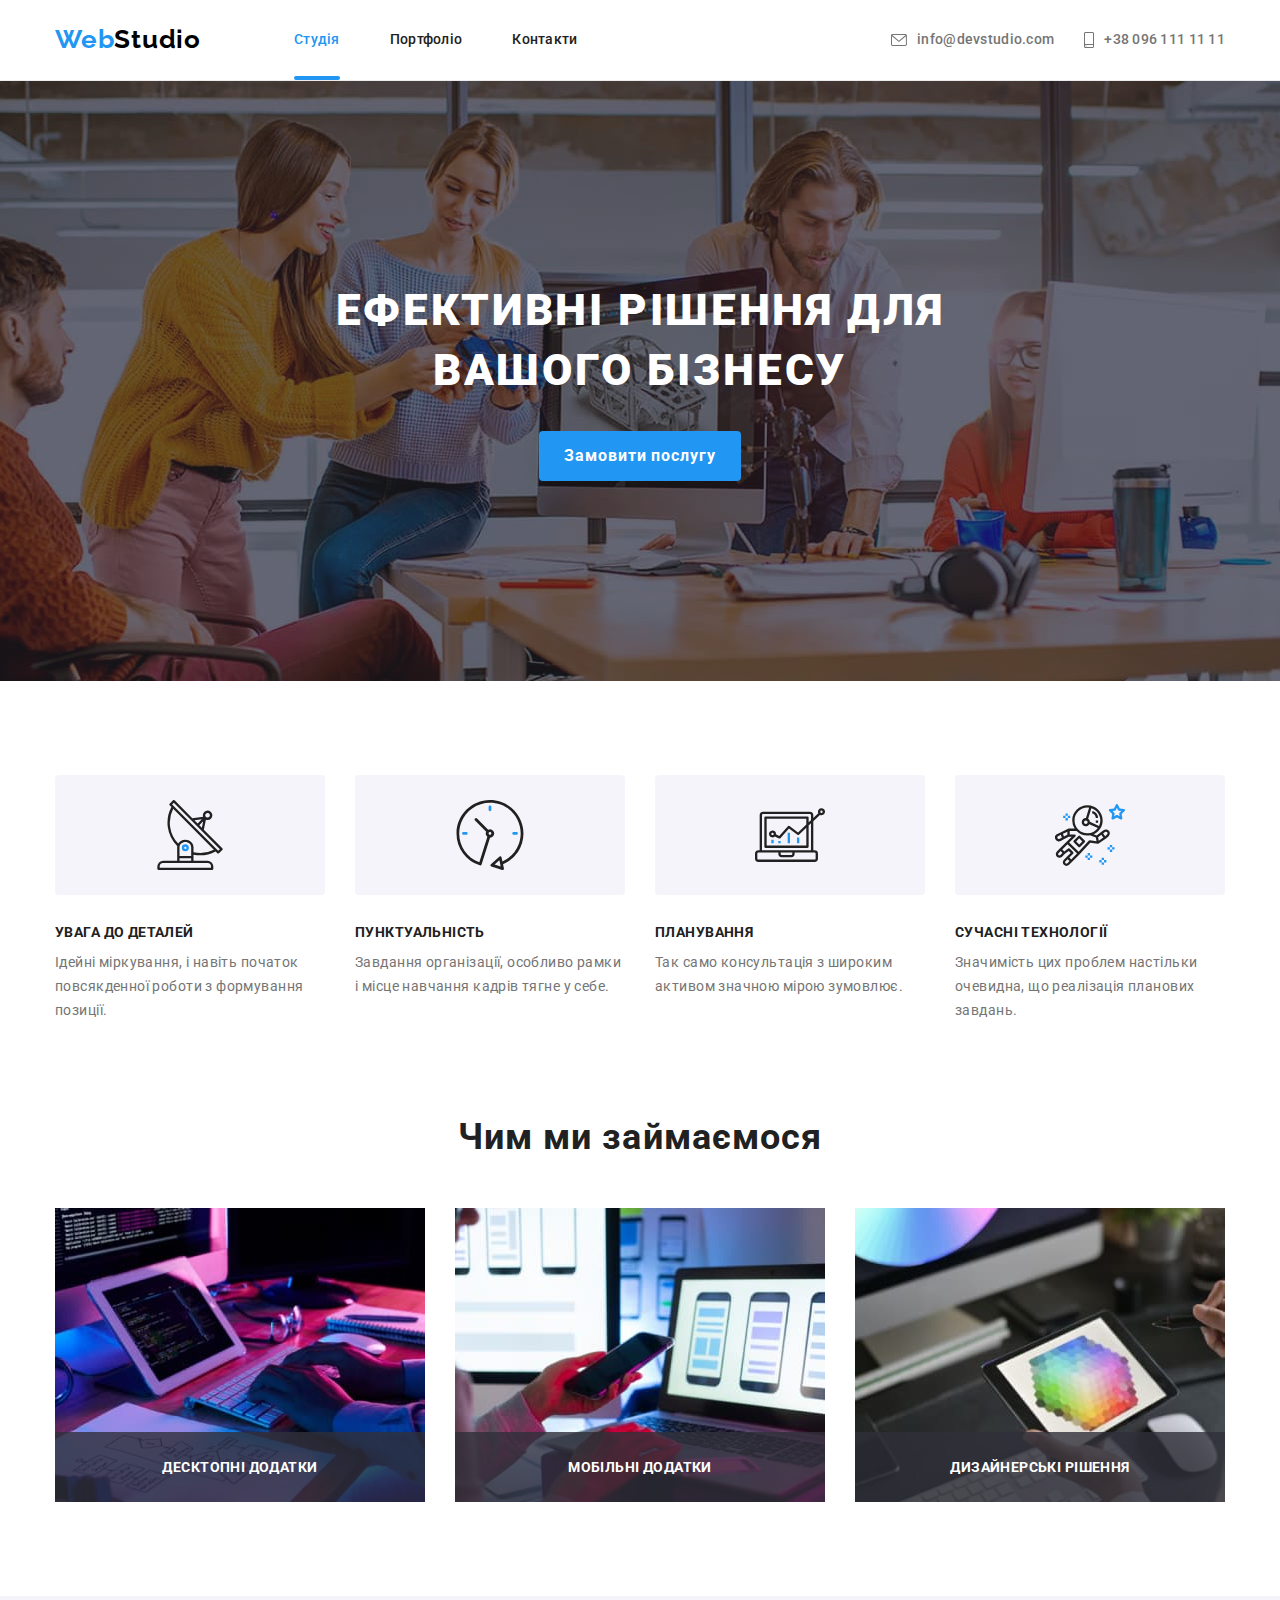
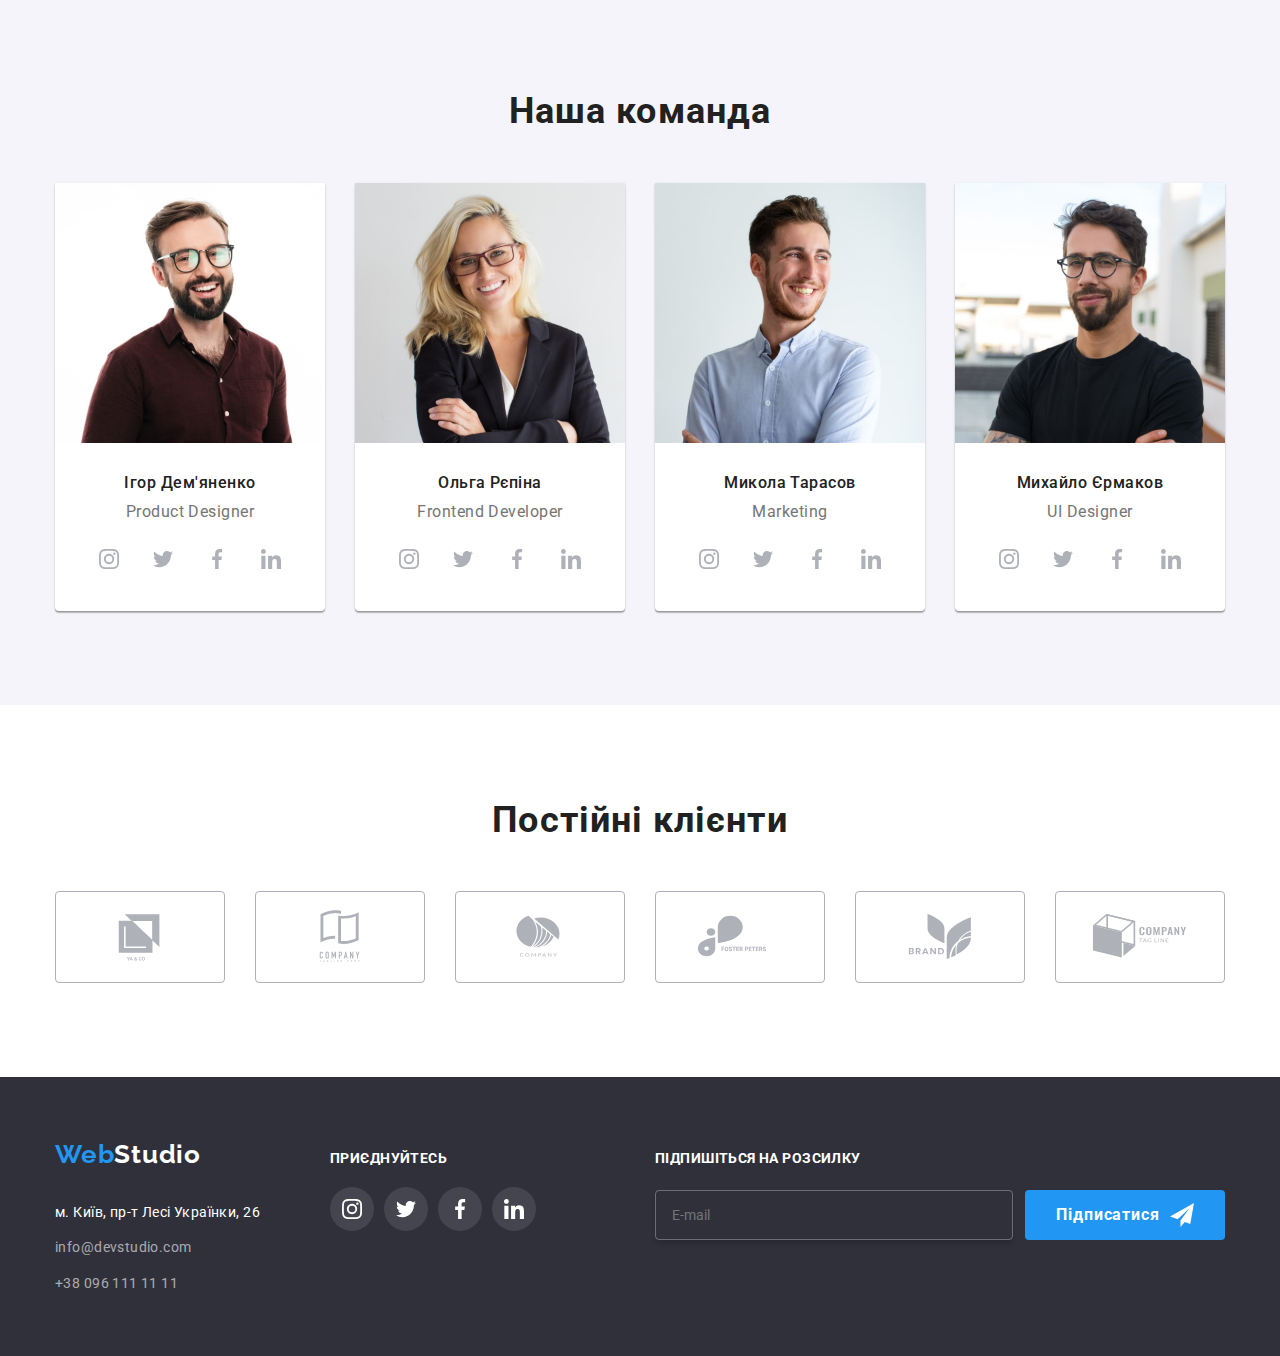
<file: index.html>
<!DOCTYPE html>
<html lang="uk">
  <head>
    <meta charset="UTF-8" />
    <meta name="viewport" content="width=device-width, initial-scale=1.0" />
    <title>Document</title>
    <!-- Project fonts -->
    <link rel="preconnect" href="https://fonts.googleapis.com" />
    <link rel="preconnect" href="https://fonts.gstatic.com" crossorigin />
    <link
      href="https://fonts.googleapis.com/css2?family=Raleway:wght@700&family=Roboto:wght@400;500;700;900&display=swap"
      rel="stylesheet"
    />
    <link
      rel="stylesheet"
      href="https://cdnjs.cloudflare.com/ajax/libs/modern-normalize/0.6.0/modern-normalize.min.css"
    />
    <link rel="stylesheet" href="./css/main.min.css">
  </head>
  <body>

    <!-- Верхня лінія -->

    <header class="page-header">
      <div class="container page-header__nav">
        <nav class="page-header__nav">
          <a href="./index.html" class="logo"
            >Web<span class="logo--header">Studio</span></a
          >
          <ul class="site-nav list">
            <li class="site-nav__pages">
              <a href="" class="studio site-nav__link site-nav__link--current">Студія</a>
            </li>
            <li class="site-nav__pages">
              <a href="./portfolio.html" class="link site-nav__link"
                >Портфоліо</a
              >
            </li>
            <li class="site-nav__pages">
              <a href="" class="link site-nav__link">Контакти</a>
            </li>
          </ul>
        </nav>
        <ul class="contacts list">
          <li class="contacts__item">
            <a href="mailto:info@devstudio.com" class="contacts__link link">
              <svg class="contacts__envelope" width="16" height="12">
                <use href="./images/icons.svg#icon-envelope"></use>
              </svg>
              info@devstudio.com</a
            >
          </li>
          <li class="contacts__item">
            <a href="tel:+380961111111" class="contacts__link link">
              <svg class="contacts__smartphone" width="10" height="16">
                <use href="./images/icons.svg#icon-smartphone"></use>
              </svg>
              +38 096 111 11 11</a
            >
          </li>
        </ul>
      </div>
    </header>


    <!-- Унікальний контент сторінки -->

    <main>


      <!-- Герой -->

      <section class="hero overlay">
        <div class="container">
          <h1 class="hero-title">Ефективні рішення для вашого бізнесу</h1>
          <button class="button-studio" type="button" data-modal-open>
            Замовити послугу
          </button>

          <!-- Бекдроп -->

          <div class="backdrop is-hidden" data-modal>
            
            <!-- Модальне вікно -->

            <div class="modal-wrapper">
              <button class="button-close" data-modal-close>
                <svg width="18" height="18">
                  <use href="./images/icons.svg#icon-close-black"></use>
                </svg>
              </button>
              <strong class="modal-wrapper__title"
                >Залиште свої дані, ми вам передзвонимо</strong
              >
              <form class="modal-form">

                <!-- Дані користувача -->

                <label class="form-group">
                  <input
                    class="wrapper-input"
                    name="user-name"
                    type="text"
                    placeholder=""
                  />
                  <span class="info-point">Ім'я</span>
                  <svg class="form-modal-icon" width="18" height="18">
                    <use href="./images/icons.svg#icon-person"></use>
                  </svg>
                </label>

                <label class="form-group">
                  <input
                    class="wrapper-input"
                    name="user-phone"
                    type="tel"
                    placeholder=""
                  />
                  <span class="info-point">Телефон</span>
                  <svg class="form-modal-icon" width="18" height="18">
                    <use href="./images/icons.svg#icon-phone-black"></use>
                  </svg>
                </label>

                <label class="form-group">
                  <input
                    class="wrapper-input"
                    name="user-mail"
                    type="email"
                    placeholder=""
                  />
                  <span class="info-point">Пошта</span>
                  <svg class="form-modal-icon" width="18" height="18">
                    <use href="./images/icons.svg#icon-email-black"></use>
                  </svg>
                </label>

                <!-- Коментар -->

                <label class="form-group-massage">
                  <textarea
                    class="form-message"
                    name="user-message"
                    rows="5"
                    placeholder="Введіть текст"
                  ></textarea>
                  <span class="info-point">Коментар</span>
                </label>

                <!-- Погодитися з розсилкою та прийняти умови договору -->

                <label class="form-policy">
                  <input
                    class="checkbox visually-hidden"
                    name="user-police"
                    type="checkbox"
                  />
                  <span class="custom-checkbox">
                    <svg class="custom-checkbox-icon" width="16" height="15">
                      <use href="./images/icons.svg#icon-icon-check"></use>
                    </svg>
                  </span>
                  <span class="form-policy-desc"
                    >Погоджуюся з розсилкою та приймаю
                    <a class="contract" href="">Умови договору</a></span
                  >
                </label>

                <button class="button-studio" type="submit">Відправити</button>
              </form>
            </div>
          </div>
        </div>
      </section>


      <!-- Особливості -->

      <section class="feature">
        <div class="container">
          <h2 class="feature__title visually-hidden">Особливості</h2>
          <ul class="feature-list list">
            <li class="feature-list__description">
              <div class="feature-list__rectangle">
                <svg class="feature-list__icon" width="70" height="70">
                  <use href="./images/icons.svg#icon-antenna"></use>
                </svg>
              </div>
              <div>
                <h3 class="feature-list__title">УВАГА ДО ДЕТАЛЕЙ</h3>
                <p>
                  Ідейні міркування, і навіть початок повсякденної роботи з
                  формування позиції.
                </p>
              </div>
            </li>
            <li class="feature-list__description">
              <div class="feature-list__rectangle">
                <svg class="feature-list__icon" width="70" height="70">
                  <use href="./images/icons.svg#icon-clock"></use>
                </svg>
              </div>
              <div>
                <h3 class="feature-list__title">ПУНКТУАЛЬНІСТЬ</h3>
                <p>
                  Завдання організації, особливо рамки і місце навчання кадрів
                  тягне у себе.
                </p>
              </div>
            </li>
            <li class="feature-list__description">
              <div class="feature-list__rectangle">
                <svg class="feature-list__icon" width="70" height="70">
                  <use href="./images/icons.svg#icon-diagram"></use>
                </svg>
              </div>
              <div>
                <h3 class="feature-list__title">ПЛАНУВАННЯ</h3>
                <p>
                  Так само консультація з широким активом значною мірою
                  зумовлює.
                </p>
              </div>
            </li>
            <li class="feature-list__description">
              <div class="feature-list__rectangle">
                <svg class="feature-list__icon" width="70" height="70">
                  <use href="./images/icons.svg#icon-astronaut"></use>
                </svg>
              </div>
              <div>
                <h3 class="feature-list__title">СУЧАСНІ ТЕХНОЛОГІЇ</h3>
                <p>
                  Значимість цих проблем настільки очевидна, що реалізація
                  планових завдань.
                </p>
              </div>
            </li>
          </ul>
        </div>
      </section>


      <!-- Чим ми займаємося -->

      <section class="work">
        <div class="container">
          <h2 class="work__title">Чим ми займаємося</h2>
          <ul class="worklist list">
            <li class="worklist__item">
              <img
                src="./images/work/box1.jpg"
                alt="Розробка десктопних застосунків"
                width="370"
                height="294"
                class="worklist__image"
              />
              <p class="worklist__text">Десктопні додатки</p>
            </li>
            <li class="worklist__item">
              <img
                src="./images/work/box2.jpg"
                alt="Розробка мобільних застосунків"
                width="370"
                height="294"
                class="worklist__image"
              />
              <p class="worklist__text">Мобільні додатки</p>
            </li>
            <li class="worklist__item">
              <img
                src="./images/work/box3.jpg"
                alt="Дизайнерські рішення"
                width="370"
                height="294"
                class="worklist__image"
              />
              <p class="worklist__text">Дизайнерські рішення</p>
            </li>
          </ul>
        </div>
      </section>


      <!-- Наша команда -->
      <section class="team team-color">
        <div class="container">
          <h2 class="team-title">Наша команда</h2>
          <ul class="team-list list">
            <li class="team-list__card">
              <img
                src="./images/team/igor.jpg"
                alt="Дизайнер"
                width="270"
                height="260"
                class="worklist__image"
              />
              <div class="team-list__about">
                <h3 class="team-list__name">Ігор Дем'яненко</h3>
                <p class="team-list__profession" lang="en">Product Designer</p>
                <ul class="socials list">
                  <li>
                    <a
                      class="socials-link link"
                      href=""
                      aria-label="іконка Instagram"
                    >
                      <svg class="socials-icon" width="20px" height="20px">
                        <use href="./images/icons.svg#icon-instagram"></use>
                      </svg>
                    </a>
                  </li>
                  <li>
                    <a
                      class="socials-link link"
                      href=""
                      aria-label="іконка Twitter"
                    >
                      <svg class="socials-icon" width="20" height="20">
                        <use href="./images/icons.svg#icon-twitter"></use>
                      </svg>
                    </a>
                  </li>
                  <li>
                    <a
                      class="socials-link link"
                      href=""
                      aria-label="іконка Facebook"
                    >
                      <svg class="socials-icon" width="20" height="20">
                        <use href="./images/icons.svg#icon-facebook"></use>
                      </svg>
                    </a>
                  </li>
                  <li>
                    <a
                      class="socials-link link"
                      href=""
                      aria-label="іконка Linkedin"
                    >
                      <svg class="socials-icon" width="20" height="20">
                        <use href="./images/icons.svg#icon-linkedin"></use>
                      </svg>
                    </a>
                  </li>
                </ul>
              </div>
            </li>
            <li class="team-list__card">
              <img
                src="./images/team/olga.jpg"
                alt="Розробник сайтів"
                width="270"
                height="260"
                class="worklist__image"
              />
              <div class="team-list__about">
                <h3 class="team-list__name">Ольга Рєпіна</h3>
                <p class="team-list__profession" lang="en">Frontend Developer</p>
                <ul class="socials list">
                  <li>
                    <a
                      class="socials-link link"
                      href=""
                      aria-label="іконка Instagram"
                    >
                      <svg class="socials-icon" width="20px" height="20px">
                        <use href="./images/icons.svg#icon-instagram"></use>
                      </svg>
                    </a>
                  </li>
                  <li>
                    <a
                      class="socials-link link"
                      href=""
                      aria-label="іконка Twitter"
                    >
                      <svg class="socials-icon" width="20" height="20">
                        <use href="./images/icons.svg#icon-twitter"></use>
                      </svg>
                    </a>
                  </li>
                  <li>
                    <a
                      class="socials-link link"
                      href=""
                      aria-label="іконка Facebook"
                    >
                      <svg class="socials-icon" width="20" height="20">
                        <use href="./images/icons.svg#icon-facebook"></use>
                      </svg>
                    </a>
                  </li>
                  <li>
                    <a
                      class="socials-link link"
                      href=""
                      aria-label="іконка Linkedin"
                    >
                      <svg class="socials-icon" width="20" height="20">
                        <use href="./images/icons.svg#icon-linkedin"></use>
                      </svg>
                    </a>
                  </li>
                </ul>
              </div>
            </li>
            <li class="team-list__card">
              <img
                src="./images/team/mykola.jpg"
                alt="Маркетинговий спеціаліст"
                width="270"
                height="260"
                class="worklist__image"
              />
              <div class="team-list__about">
                <h3 class="team-list__name">Микола Тарасов</h3>
                <p class="team-list__profession" lang="en">Marketing</p>
                <ul class="socials list">
                  <li>
                    <a
                      class="socials-link link"
                      href=""
                      aria-label="іконка Instagram"
                    >
                      <svg class="socials-icon" width="20px" height="20px">
                        <use href="./images/icons.svg#icon-instagram"></use>
                      </svg>
                    </a>
                  </li>
                  <li>
                    <a
                      class="socials-link link"
                      href=""
                      aria-label="іконка Twitter"
                    >
                      <svg class="socials-icon" width="20" height="20">
                        <use href="./images/icons.svg#icon-twitter"></use>
                      </svg>
                    </a>
                  </li>
                  <li>
                    <a
                      class="socials-link link"
                      href=""
                      aria-label="іконка Facebook"
                    >
                      <svg class="socials-icon" width="20" height="20">
                        <use href="./images/icons.svg#icon-facebook"></use>
                      </svg>
                    </a>
                  </li>
                  <li>
                    <a
                      class="socials-link link"
                      href=""
                      aria-label="іконка Linkedin"
                    >
                      <svg class="socials-icon" width="20" height="20">
                        <use href="./images/icons.svg#icon-linkedin"></use>
                      </svg>
                    </a>
                  </li>
                </ul>
              </div>
            </li>
            <li class="team-list__card">
              <img
                src="./images/team/myhailo.jpg"
                alt="Дизайнер інтерфейсу"
                width="270"
                height="260"
                class="worklist__image"
              />
              <div class="team-list__about">
                <h3 class="team-list__name">Михайло Єрмаков</h3>
                <p class="team-list__profession" lang="en">UI Designer</p>
                <ul class="socials list">
                  <li>
                    <a
                      class="socials-link link"
                      href=""
                      aria-label="іконка Instagram"
                    >
                      <svg class="socials-icon" width="20px" height="20px">
                        <use href="./images/icons.svg#icon-instagram"></use>
                      </svg>
                    </a>
                  </li>
                  <li>
                    <a
                      class="socials-link link"
                      href=""
                      aria-label="іконка Twitter"
                    >
                      <svg class="socials-icon" width="20" height="20">
                        <use href="./images/icons.svg#icon-twitter"></use>
                      </svg>
                    </a>
                  </li>
                  <li>
                    <a
                      class="socials-link link"
                      href=""
                      aria-label="іконка Facebook"
                    >
                      <svg class="socials-icon" width="20" height="20">
                        <use href="./images/icons.svg#icon-facebook"></use>
                      </svg>
                    </a>
                  </li>
                  <li>
                    <a
                      class="socials-link link"
                      href=""
                      aria-label="іконка Linkedin"
                    >
                      <svg class="socials-icon" width="20" height="20">
                        <use href="./images/icons.svg#icon-linkedin"></use>
                      </svg>
                    </a>
                  </li>
                </ul>
              </div>
            </li>
          </ul>
        </div>
      </section>


      <!-- Постійні клієнти -->
      <section class="clients">
        <div class="container">
          <h2 class="clients-title">Постійні клієнти</h2>
          <ul class="clients-list list">
            <!-- Client 1 -->
            <li class="clients-item">
              <a class="clients-link" href="">
                <svg class="client-logo" width="106" height="60">
                  <use href="./images/icons.svg#icon-client1"></use>
                </svg>
              </a>
            </li>
            <!-- Client 2 -->
            <li class="clients-item">
              <a class="clients-link" href="">
                <svg class="client-logo" width="106" height="60">
                  <use href="./images/icons.svg#icon-client2"></use>
                </svg>
              </a>
            </li>
            <!-- Client 3 -->
            <li class="clients-item">
              <a class="clients-link" href="">
                <svg class="client-logo" width="106" height="60">
                  <use href="./images/icons.svg#icon-client3"></use>
                </svg>
              </a>
            </li>
            <!-- Client 4 -->
            <li class="clients-item">
              <a class="clients-link" href="">
                <svg class="client-logo" width="106" height="60">
                  <use href="./images/icons.svg#icon-client4"></use>
                </svg>
              </a>
            </li>
            <!-- Client 5 -->
            <li class="clients-item">
              <a class="clients-link" href="">
                <svg class="client-logo" width="106" height="60">
                  <use href="./images/icons.svg#icon-client5"></use>
                </svg>
              </a>
            </li>
            <!-- Client 6 -->
            <li class="clients-item">
              <a class="clients-link" href="">
                <svg class="client-logo" width="106" height="60">
                  <use href="./images/icons.svg#icon-client6"></use>
                </svg>
              </a>
            </li>
          </ul>
        </div>
      </section>
    </main>

    <!-- Підвал -->
    <footer class="footer-section">
      <div class="container footer-box">
        <div class="footer-part">
          <a href="./index.html" class="logo"
            >Web<span class="logo--footer">Studio</span></a
          >
          <address>
            <p class="footer-adress">м. Київ, пр-т Лесі Українки, 26</p>
            <ul class="footer-contacts list">
              <li class="contacts-point">
                <a class="contacts-item" href="mailto:info@devstudio.com">info@devstudio.com</a>
              </li>
              <li class="contacts-point">
                <a class="contacts-item" href="tel:+380961111111">+38 096 111 11 11</a>
              </li>
            </ul>
          </address>
        </div>
        <!-- Приєднуйтесь -->
        <div class="footer-part">
          <h3 class="social-title">приєднуйтесь</h3>
          <ul class="attend list">
            <li>
              <a class="ellipse" href="">
                <svg class="social-footer" width="20" height="20">
                  <use href="./images/icons.svg#icon-instagram"></use>
                </svg>
              </a>
            </li>
            <li>
              <a class="ellipse" href="">
                <svg class="social-footer" width="20" height="20">
                  <use href="./images/icons.svg#icon-twitter"></use>
                </svg>
              </a>
            </li>
            <li>
              <a class="ellipse" href="">
                <svg class="social-footer" width="20" height="20">
                  <use href="./images/icons.svg#icon-facebook"></use>
                </svg>
              </a>
            </li>
            <li>
              <a class="ellipse" href="">
                <svg class="social-footer" width="20" height="20">
                  <use href="./images/icons.svg#icon-linkedin"></use>
                </svg>
              </a>
            </li>
          </ul>
        </div>
        <!-- Форма для розсилки -->
        <div class="footer-submit">
          <b class="social-title">підпишіться на розсилку</b>

          <form
            class="email-form"
            name="email-form"
            action="./js/method.js"
            method="post"
          >
            <input
              class="footer-input"
              type="email"
              id="user-mail"
              name="user-mail"
              placeholder="E-mail"
            />
            <button class="footer-btn" type="submit">
              <span>Підписатися</span>
              <svg class="form-icon" width="24" height="24">
                <use href="./images/icons.svg#icon-icon-send"></use>
              </svg>
            </button>
          </form>
        </div>
      </div>
    </footer>

    <script src="./js/modal.js"></script>

    <script>
      (() => {
        document.querySelector("js-speaker-form");
        closeModalBtn: document.querySelector("[data-modal-close]"),
          addEventListener("submit", (e) => {
            e.preventDefault();

            new FormData(e.currentTarget).forEach((value, name) =>
              console.log("${name}: ${value}")
            );
          });
      })();
    </script>
  </body>
</html>
</file>
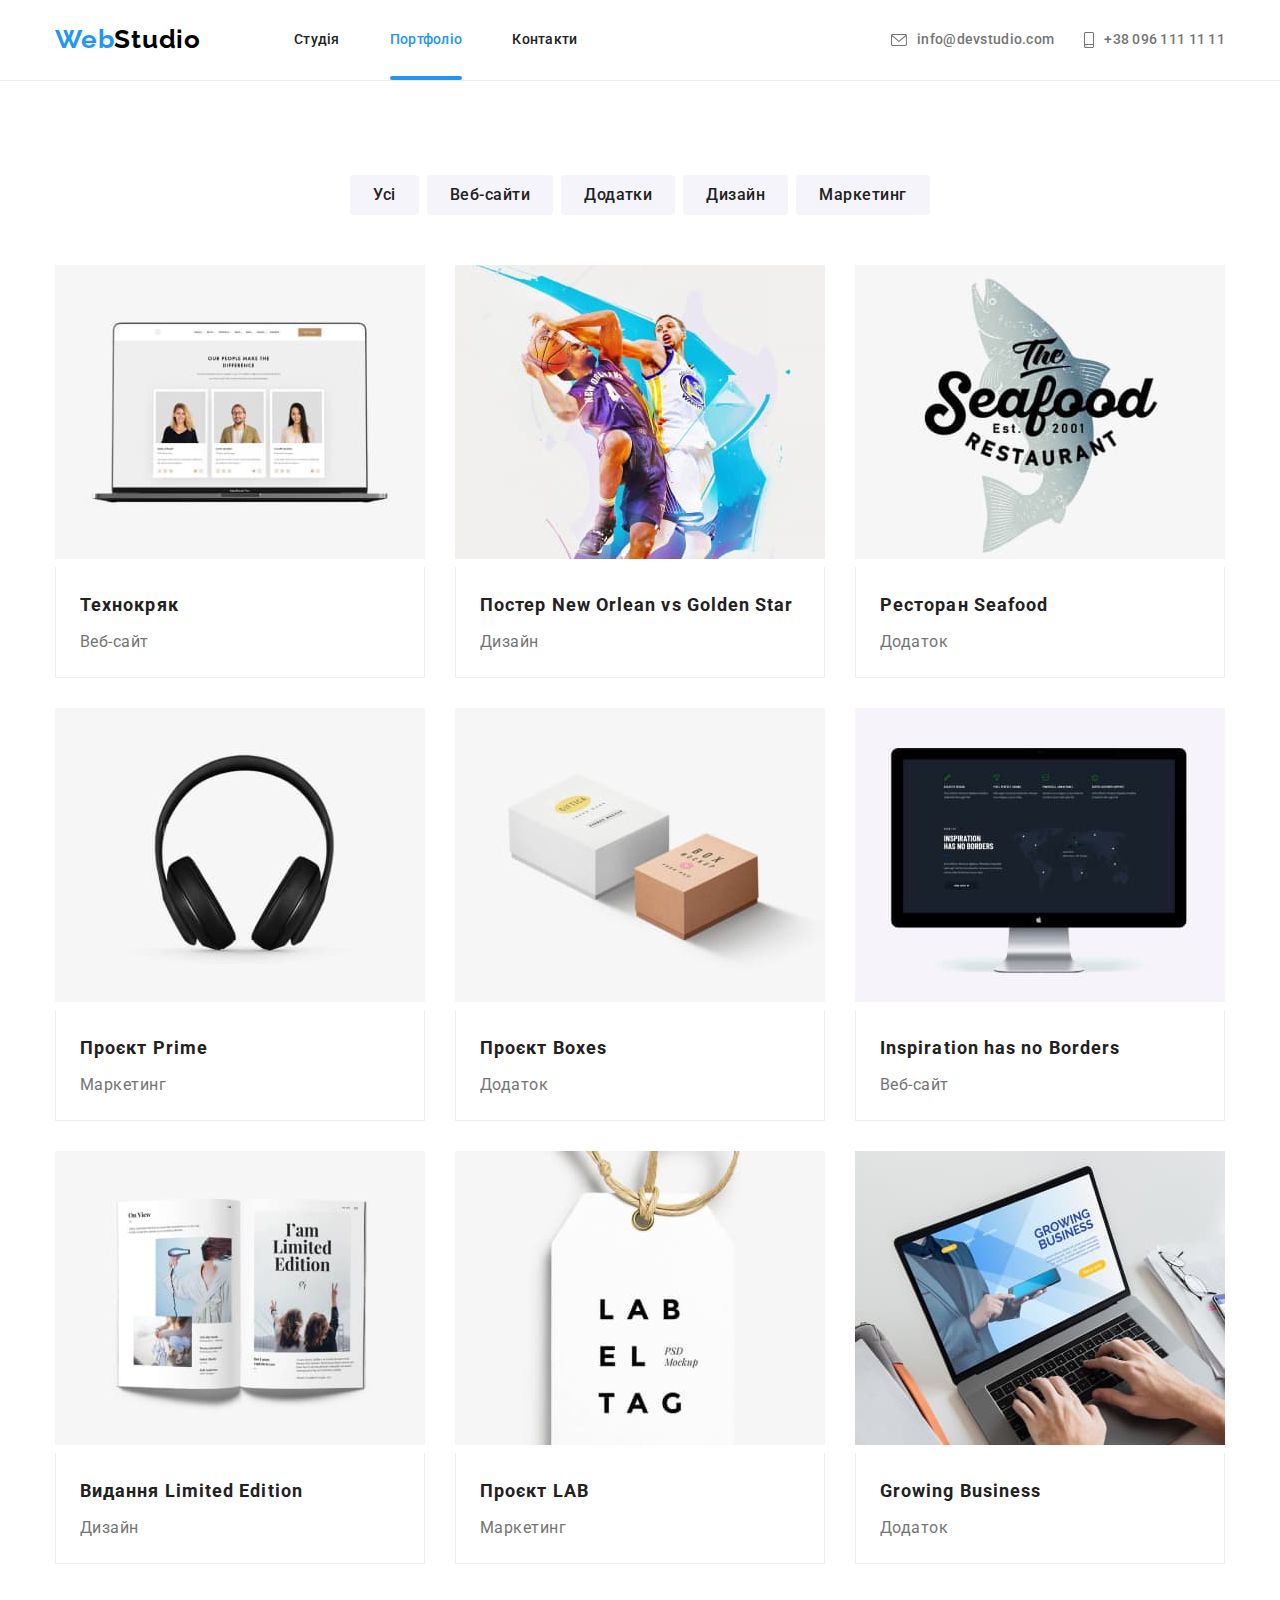
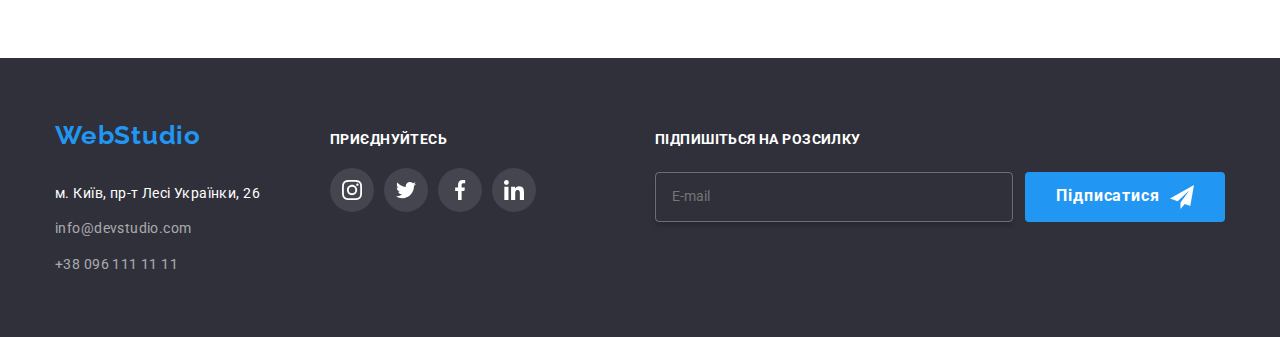
<file: portfolio.html>
<!DOCTYPE html>
<html lang="uk">
  <head>
    <meta charset="UTF-8" />
    <meta name="viewport" content="width=device-width, initial-scale=1.0" />
    <title>Document</title>
    <link rel="preconnect" href="https://fonts.googleapis.com" />
    <link rel="preconnect" href="https://fonts.gstatic.com" crossorigin />
    <link
      href="https://fonts.googleapis.com/css2?family=Raleway:wght@700&family=Roboto:wght@400;500;700;900&display=swap"
      rel="stylesheet"
    />
    <link
      rel="stylesheet"
      href="https://cdnjs.cloudflare.com/ajax/libs/modern-normalize/0.6.0/modern-normalize.min.css"
    />
    <link rel="stylesheet" href="./css/main.min.css">
  </head>
  <body>

    <!-- Верхня лінія -->

    <header class="page-header">
      <div class="container page-header__nav">
        <nav class="page-header__nav">
          <a href="./index.html" class="logo"
            >Web<span class="logo--header">Studio</span></a
          >
          <ul class="site-nav list">
            <li class="site-nav__pages">
              <a href="./index.html" class="link site-nav__link">Студія</a>
            </li>
            <li class="site-nav__pages">
              <a href="" class="portfolio site-nav__link site-nav__link--current">Портфоліо</a>
            </li>
            <li class="site-nav__pages">
              <a href="" class="link site-nav__link">Контакти</a>
            </li>
          </ul>
        </nav>
        <ul class="contacts list">
          <li class="contacts__item">
            <a href="mailto:info@devstudio.com" class="contacts__link link">
              <svg class="contacts__envelope" width="16" height="12">
                <use href="./images/icons.svg#icon-envelope"></use>
              </svg>
              info@devstudio.com</a
            >
          </li>
          <li class="contacts__item">
            <a href="tel:+380961111111" class="contacts__link link">
              <svg class="contacts__smartphone" width="10" height="16">
                <use href="./images/icons.svg#icon-smartphone"></use>
              </svg>
              +38 096 111 11 11</a
            >
          </li>
        </ul>
      </div>
    </header>


    <!-- Портфоліо -->

    <main>
      <section class="section">
        <div class="container">
          <h1 class="portfolio-title visually-hidden">Портфоліо</h1>
          <ul class="button-list list">
            <li class="button-point"><button type="button">Усі</button></li>
            <li class="button-point">
              <button type="button">Веб-сайти</button>
            </li>
            <li class="button-point"><button type="button">Додатки</button></li>
            <li class="button-point"><button type="button">Дизайн</button></li>
            <li class="button-point">
              <button type="button">Маркетинг</button>
            </li>
          </ul>
          <ul class="project-list list">
            <!-- Проєкт 1 -->
            <li class="little-container">
              <a class="card-link" href="">
                <div class="card-overlay">
                  <img
                    src="./images/projects/img1.jpg"
                    alt="Фото людей"
                    width="370"
                    height="294"
                    class="image"
                  />
                  <p class="card-text">
                    Ресурс пропонує комплексні пропозиції з різним рівнем
                    функціоналу та сервісів. Все це дозволить відвідувачу
                    отримати вичерпні відомості про компанію чи приватну особу.
                  </p>
                </div>
                <div class="description">
                  <h2 class="project-title">Технокряк</h2>
                  <p class="description-text">Веб-сайт</p>
                </div>
              </a>
            </li>
            <!-- Проєкт 2 -->
            <li class="little-container">
              <a class="card-link" href="">
                <div class="card-overlay">
                  <img
                    src="./images/projects/img2.jpg"
                    alt="Баскетболісти"
                    width="370"
                    height="294"
                    class="image"
                  />
                  <p class="card-text">
                    Ресурс пропонує комплексні пропозиції з різним рівнем
                    функціоналу та сервісів. Все це дозволить відвідувачу
                    отримати вичерпні відомості про компанію чи приватну особу.
                  </p>
                </div>
                <div class="description">
                  <h2 class="project-title">
                    Постер New Orlean vs Golden Star
                  </h2>
                  <p class="description-text">Дизайн</p>
                </div>
              </a>
            </li>
            <!-- Проєкт 3 -->
            <li class="little-container">
              <a class="card-link" href="">
                <div class="card-overlay">
                  <img
                    src="./images/projects/img3.jpg"
                    alt="Логотип ресторану у вигляді риби"
                    width="370"
                    height="294"
                    class="image"
                  />
                  <p class="card-text">
                    Ресурс пропонує комплексні пропозиції з різним рівнем
                    функціоналу та сервісів. Все це дозволить відвідувачу
                    отримати вичерпні відомості про компанію чи приватну особу.
                  </p>
                </div>
                <div class="description">
                  <h2 class="project-title">Ресторан Seafood</h2>
                  <p class="description-text">Додаток</p>
                </div>
              </a>
            </li>
            <!-- Проєкт 4 -->
            <li class="little-container">
              <a class="card-link" href="">
                <div class="card-overlay">
                  <img
                    src="./images/projects/img4.jpg"
                    alt="Навушники"
                    width="370"
                    height="294"
                    class="image"
                  />
                  <p class="card-text">
                    Ресурс пропонує комплексні пропозиції з різним рівнем
                    функціоналу та сервісів. Все це дозволить відвідувачу
                    отримати вичерпні відомості про компанію чи приватну особу.
                  </p>
                </div>
                <div class="description">
                  <h2 class="project-title">Проєкт Prime</h2>
                  <p class="description-text">Маркетинг</p>
                </div>
              </a>
            </li>
            <!-- Проєкт 5 -->
            <li class="little-container">
              <a class="card-link" href="">
                <div class="card-overlay">
                  <img
                    src="./images/projects/img5.jpg"
                    alt="Дві коробки"
                    width="370"
                    height="294"
                    class="image"
                  />
                  <p class="card-text">
                    Ресурс пропонує комплексні пропозиції з різним рівнем
                    функціоналу та сервісів. Все це дозволить відвідувачу
                    отримати вичерпні відомості про компанію чи приватну особу.
                  </p>
                </div>
                <div class="description">
                  <h2 class="project-title">Проєкт Boxes</h2>
                  <p class="description-text">Додаток</p>
                </div>
              </a>
            </li>
            <!-- Проєкт 6 -->
            <li class="little-container">
              <a class="card-link" href="">
                <div class="card-overlay">
                  <img
                    src="./images/projects/img6.jpg"
                    alt="Монітор"
                    width="370"
                    height="294"
                    class="image"
                  />
                  <p class="card-text">
                    Ресурс пропонує комплексні пропозиції з різним рівнем
                    функціоналу та сервісів. Все це дозволить відвідувачу
                    отримати вичерпні відомості про компанію чи приватну особу.
                  </p>
                </div>
                <div class="description">
                  <h2 class="project-title">Inspiration has no Borders</h2>
                  <p class="description-text">Веб-сайт</p>
                </div>
              </a>
            </li>
            <!-- Проєкт 7 -->
            <li class="little-container">
              <a class="card-link" href="">
                <div class="card-overlay">
                  <img
                    src="./images/projects/img7.jpg"
                    alt="Книжний разворот"
                    width="370"
                    height="294"
                    class="image"
                  />
                  <p class="card-text">
                    Ресурс пропонує комплексні пропозиції з різним рівнем
                    функціоналу та сервісів. Все це дозволить відвідувачу
                    отримати вичерпні відомості про компанію чи приватну особу.
                  </p>
                </div>
                <div class="description">
                  <h2 class="project-title">Видання Limited Edition</h2>
                  <p class="description-text">Дизайн</p>
                </div>
              </a>
            </li>
            <!-- Проєкт 8 -->
            <li class="little-container">
              <a class="card-link" href="">
                <div class="card-overlay">
                  <img
                    src="./images/projects/img8.jpg"
                    alt="Етикетка"
                    width="370"
                    height="294"
                    class="image"
                  />
                  <p class="card-text">
                    Ресурс пропонує комплексні пропозиції з різним рівнем
                    функціоналу та сервісів. Все це дозволить відвідувачу
                    отримати вичерпні відомості про компанію чи приватну особу.
                  </p>
                </div>
                <div class="description">
                  <h2 class="project-title">Проєкт LAB</h2>
                  <p class="description-text">Маркетинг</p>
                </div>
              </a>
            </li>
            <!-- Проєкт 9 -->
            <li class="little-container">
              <a class="card-link" href="">
                <div class="card-overlay">
                  <img
                    src="./images/projects/img9.jpg"
                    alt="Руки на клавіатурі ноутбука"
                    width="370"
                    height="294"
                    class="image"
                  />
                  <p class="card-text">
                    Ресурс пропонує комплексні пропозиції з різним рівнем
                    функціоналу та сервісів. Все це дозволить відвідувачу
                    отримати вичерпні відомості про компанію чи приватну особу.
                  </p>
                </div>
                <div class="description">
                  <h2 class="project-title">Growing Business</h2>
                  <p class="description-text">Додаток</p>
                </div>
              </a>
            </li>
          </ul>
        </div>
      </section>
    </main>

    <!-- Підвал -->
    <footer class="footer-section">
      <div class="container footer-box">
        <div class="footer-part">
          <a href="./index.html" class="logo"
            >Web<span class="logo-footer">Studio</span></a
          >
          <address>
            <p class="footer-adress">м. Київ, пр-т Лесі Українки, 26</p>
            <ul class="footer-contacts list">
              <li class="contacts-point">
                <a class="contacts-item" href="mailto:info@devstudio.com">info@devstudio.com</a>
              </li>
              <li class="contacts-point">
                <a class="contacts-item" href="tel:+380961111111">+38 096 111 11 11</a>
              </li>
            </ul>
          </address>
        </div>
        <!-- Приєднуйтесь -->
        <div class="footer-part">
          <h3 class="social-title">ПРИЄДНУЙТЕСЬ</h3>
          <ul class="attend list">
            <li>
              <a class="ellipse" href="">
                <svg class="social-footer" width="20" height="20">
                  <use href="./images/icons.svg#icon-instagram"></use>
                </svg>
              </a>
            </li>
            <li>
              <a class="ellipse" href="">
                <svg class="social-footer" width="20" height="20">
                  <use href="./images/icons.svg#icon-twitter"></use>
                </svg>
              </a>
            </li>
            <li>
              <a class="ellipse" href="">
                <svg class="social-footer" width="20" height="20">
                  <use href="./images/icons.svg#icon-facebook"></use>
                </svg>
              </a>
            </li>
            <li>
              <a class="ellipse" href="">
                <svg class="social-footer" width="20" height="20">
                  <use href="./images/icons.svg#icon-linkedin"></use>
                </svg>
              </a>
            </li>
          </ul>
        </div>

        <!-- Форма для розсилки -->
        <div class="footer-submit">
          <b class="social-title">підпишіться на розсилку</b>
        
          <form class="email-form" name="email-form" action="./js/method.js" method="post">
            <input class="footer-input" type="email" id="user-mail" name="user-mail" placeholder="E-mail" />
            <button class="footer-btn" type="submit">
              <span>Підписатися</span>
              <svg class="form-icon" width="24" height="24">
                <use href="./images/icons.svg#icon-icon-send"></use>
              </svg>
            </button>
          </form>
        </div>

      </div>
    </footer>
  </body>
</html>
</file>
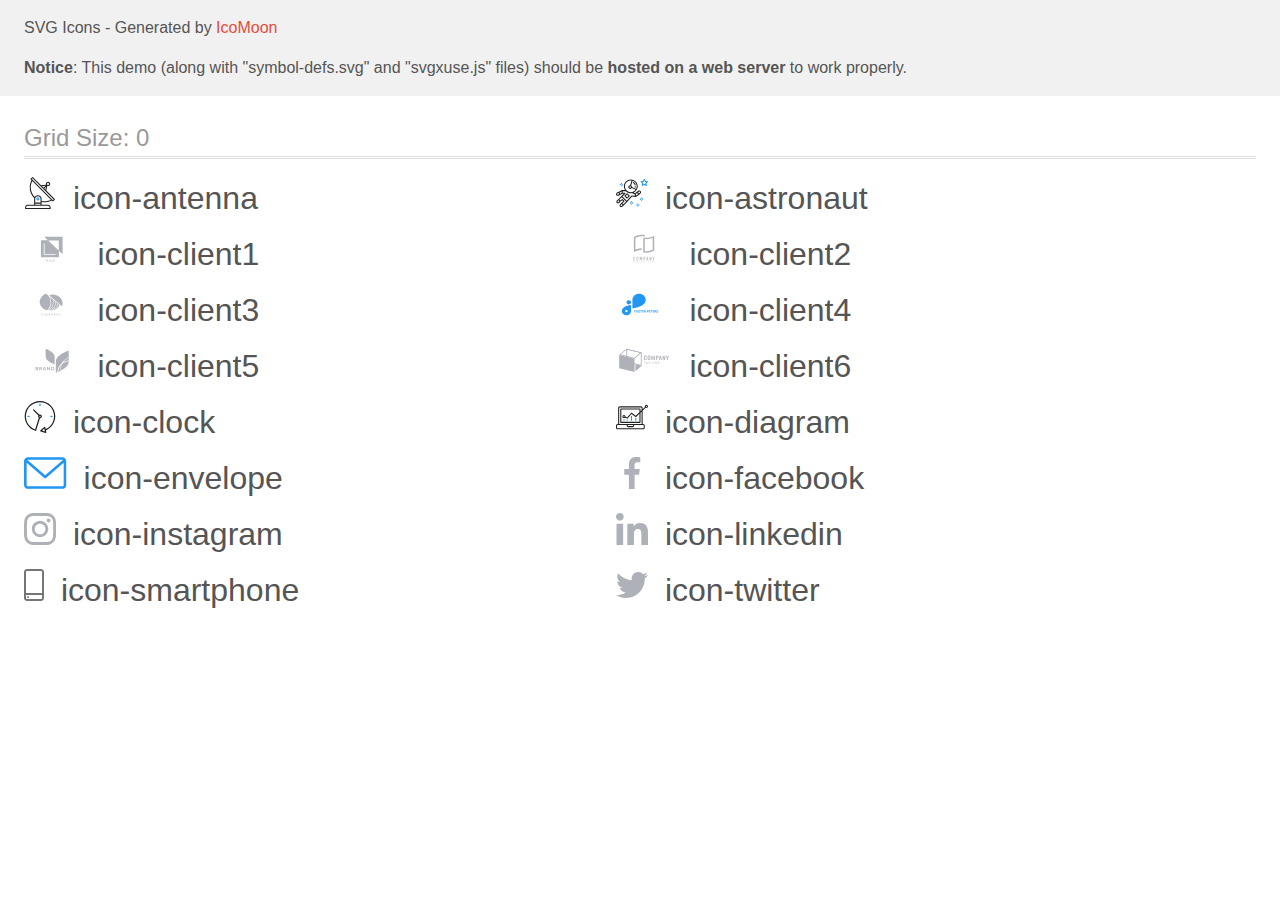
<file: images/bad/demo-external-svg.html>
<!doctype html>
<html>
<head>
    <title>IcoMoon - SVG Icons</title>
    <meta charset="utf-8">
    <meta name="viewport" content="width=device-width, initial-scale=1">
    <link rel="stylesheet" href="demo-files/demo.css">
    <link rel="stylesheet" href="style.css">
</head>
<body>
<header class="bgc1 clearfix">
<div class="mhl">
    <p>SVG Icons - Generated by <a href="https://icomoon.io/app">IcoMoon</a></p><p><strong>Notice</strong>: This demo (along with "symbol-defs.svg" and "svgxuse.js" files) should be <b>hosted on a web server</b> to work properly.</p>
</div>
</header>
    <div class="clearfix mhl ptl">
        <h1 class="mvm mtn fgc1">Grid Size: 0</h1>
        <div class="glyph fs1">
            <div class="clearfix pbs">
                <svg class="icon icon-antenna"><use xlink:href="symbol-defs.svg#icon-antenna"></use></svg><span class="name"> icon-antenna</span>
            </div>
        </div>
        <div class="glyph fs1">
            <div class="clearfix pbs">
                <svg class="icon icon-astronaut"><use xlink:href="symbol-defs.svg#icon-astronaut"></use></svg><span class="name"> icon-astronaut</span>
            </div>
        </div>
        <div class="glyph fs1">
            <div class="clearfix pbs">
                <svg class="icon icon-client1"><use xlink:href="symbol-defs.svg#icon-client1"></use></svg><span class="name"> icon-client1</span>
            </div>
        </div>
        <div class="glyph fs1">
            <div class="clearfix pbs">
                <svg class="icon icon-client2"><use xlink:href="symbol-defs.svg#icon-client2"></use></svg><span class="name"> icon-client2</span>
            </div>
        </div>
        <div class="glyph fs1">
            <div class="clearfix pbs">
                <svg class="icon icon-client3"><use xlink:href="symbol-defs.svg#icon-client3"></use></svg><span class="name"> icon-client3</span>
            </div>
        </div>
        <div class="glyph fs1">
            <div class="clearfix pbs">
                <svg class="icon icon-client4"><use xlink:href="symbol-defs.svg#icon-client4"></use></svg><span class="name"> icon-client4</span>
            </div>
        </div>
        <div class="glyph fs1">
            <div class="clearfix pbs">
                <svg class="icon icon-client5"><use xlink:href="symbol-defs.svg#icon-client5"></use></svg><span class="name"> icon-client5</span>
            </div>
        </div>
        <div class="glyph fs1">
            <div class="clearfix pbs">
                <svg class="icon icon-client6"><use xlink:href="symbol-defs.svg#icon-client6"></use></svg><span class="name"> icon-client6</span>
            </div>
        </div>
        <div class="glyph fs1">
            <div class="clearfix pbs">
                <svg class="icon icon-clock"><use xlink:href="symbol-defs.svg#icon-clock"></use></svg><span class="name"> icon-clock</span>
            </div>
        </div>
        <div class="glyph fs1">
            <div class="clearfix pbs">
                <svg class="icon icon-diagram"><use xlink:href="symbol-defs.svg#icon-diagram"></use></svg><span class="name"> icon-diagram</span>
            </div>
        </div>
        <div class="glyph fs1">
            <div class="clearfix pbs">
                <svg class="icon icon-envelope"><use xlink:href="symbol-defs.svg#icon-envelope"></use></svg><span class="name"> icon-envelope</span>
            </div>
        </div>
        <div class="glyph fs1">
            <div class="clearfix pbs">
                <svg class="icon icon-facebook"><use xlink:href="symbol-defs.svg#icon-facebook"></use></svg><span class="name"> icon-facebook</span>
            </div>
        </div>
        <div class="glyph fs1">
            <div class="clearfix pbs">
                <svg class="icon icon-instagram"><use xlink:href="symbol-defs.svg#icon-instagram"></use></svg><span class="name"> icon-instagram</span>
            </div>
        </div>
        <div class="glyph fs1">
            <div class="clearfix pbs">
                <svg class="icon icon-linkedin"><use xlink:href="symbol-defs.svg#icon-linkedin"></use></svg><span class="name"> icon-linkedin</span>
            </div>
        </div>
        <div class="glyph fs1">
            <div class="clearfix pbs">
                <svg class="icon icon-smartphone"><use xlink:href="symbol-defs.svg#icon-smartphone"></use></svg><span class="name"> icon-smartphone</span>
            </div>
        </div>
        <div class="glyph fs1">
            <div class="clearfix pbs">
                <svg class="icon icon-twitter"><use xlink:href="symbol-defs.svg#icon-twitter"></use></svg><span class="name"> icon-twitter</span>
            </div>
        </div>
  </div>
<script defer src="svgxuse.js"></script>
</body>
</html>
</file>
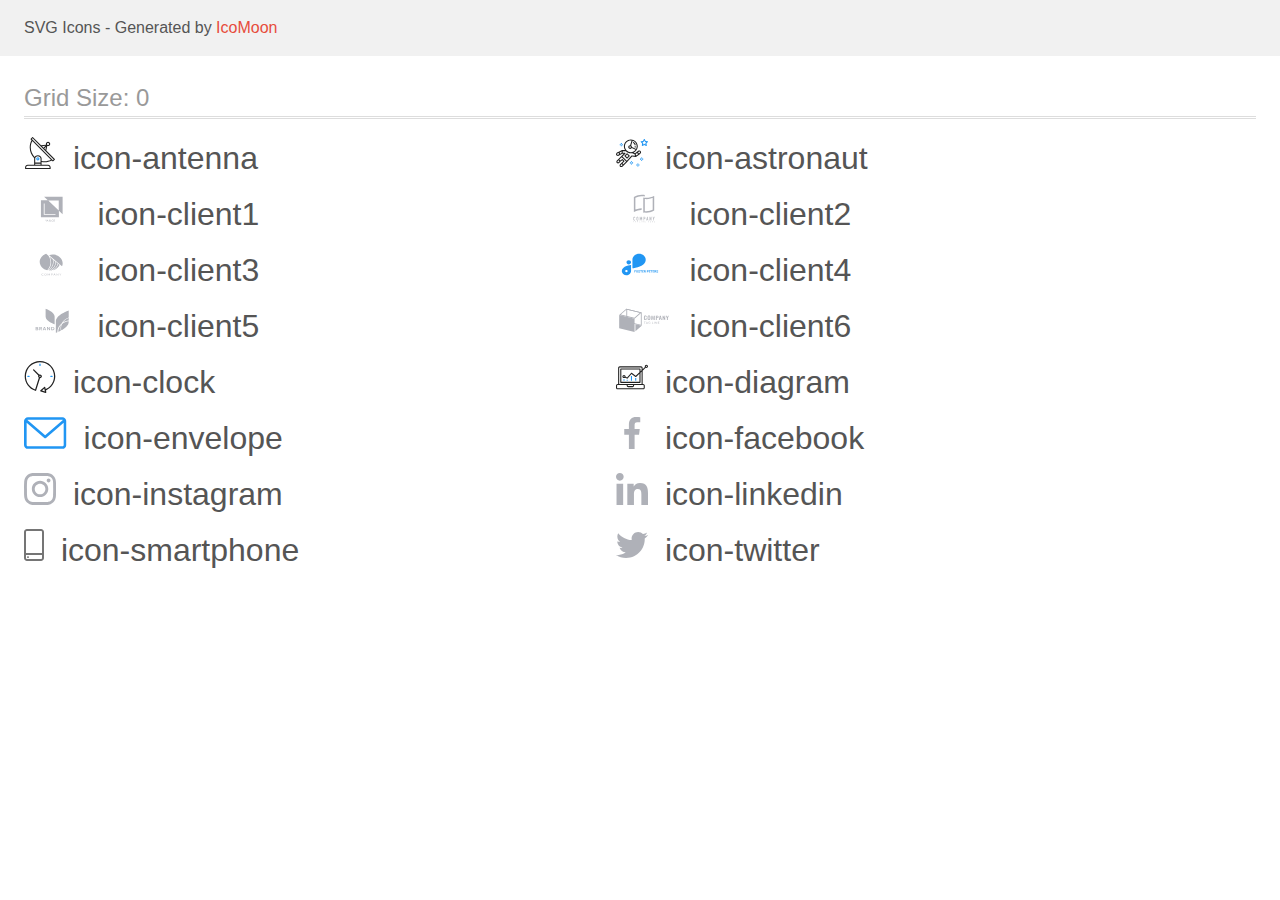
<file: images/bad/demo.html>
<!doctype html>
<html>
<head>
    <title>IcoMoon - SVG Icons</title>
    <meta charset="utf-8">
    <meta name="viewport" content="width=device-width, initial-scale=1">
    <link rel="stylesheet" href="demo-files/demo.css">
    <link rel="stylesheet" href="style.css">
</head>
<body>
<svg aria-hidden="true" style="position: absolute; width: 0; height: 0; overflow: hidden;" version="1.1" xmlns="http://www.w3.org/2000/svg" xmlns:xlink="http://www.w3.org/1999/xlink">
<defs>
<symbol id="icon-antenna" viewBox="0 0 32 32">
<path fill="#212121" style="fill: var(--color1, #212121)" d="M30.773 22.098l-8.443-8.505 0.937-4.616c0.225 0.090 0.485 0.144 0.758 0.146h0.007c0.008 0 0.017 0 0.026 0 1.192 0 2.159-0.967 2.159-2.159s-0.967-2.159-2.159-2.159c-1.192 0-2.159 0.967-2.159 2.159 0 0.259 0.046 0.508 0.13 0.739l-0.005-0.015-4.96 0.606-8.091-8.133c-0.096-0.098-0.229-0.159-0.376-0.16h-0c-0.14 0.001-0.274 0.057-0.373 0.155l-1.512 1.504c-0.096 0.097-0.156 0.23-0.156 0.377s0.060 0.281 0.156 0.377v0l0.814 0.825c-1.143 2.062-1.816 4.522-1.816 7.139 0 4.106 1.656 7.824 4.336 10.525l-0.001-0.001c0.043 0.041 0.092 0.074 0.146 0.097-0.032 0.164-0.051 0.353-0.052 0.546v6.188h-6.4c-1.472 0.001-2.666 1.194-2.667 2.666v1.067c0 0.295 0.239 0.534 0.534 0.534h24.534c0.294 0 0.533-0.239 0.533-0.534v-1.067c-0.002-1.472-1.195-2.665-2.666-2.666h-6.4v-2.742c1.003 0.21 2.024 0.317 3.049 0.32 2.58-0.003 5.005-0.663 7.117-1.822l-0.077 0.039 0.818 0.823c0.099 0.101 0.235 0.159 0.376 0.16 0.14-0.001 0.274-0.057 0.373-0.155l1.512-1.504c0.096-0.097 0.156-0.23 0.156-0.377s-0.060-0.281-0.156-0.377v0zM23.28 6.233c0.193-0.192 0.459-0.31 0.752-0.31 0.589 0 1.067 0.478 1.067 1.066s-0.477 1.066-1.067 1.066c-0 0-0 0-0 0h-0.004c-0.587-0.003-1.061-0.479-1.061-1.066 0-0.295 0.12-0.563 0.314-0.756l0-0h-0.002zM22.024 9.737l-0.598 2.946-1.175-1.183 1.774-1.763zM21.419 8.835l-1.92 1.909-1.486-1.493 3.406-0.416zM24.004 28.8c0.884 0 1.6 0.716 1.6 1.6v0 0.534h-23.466v-0.534c0-0.884 0.716-1.6 1.6-1.6v0h20.267zM16.538 26.666v1.067h-5.334v-1.067h5.334zM11.204 25.6v-4.053c0-1.294 1.196-2.346 2.667-2.346s2.667 1.053 2.667 2.346v4.053h-5.334zM17.604 23.904v-2.357c0-1.882-1.675-3.413-3.733-3.413-0.017-0-0.038-0-0.058-0-1.353 0-2.54 0.707-3.213 1.771l-0.009 0.016c-2.36-2.482-3.812-5.846-3.812-9.55 0-2.314 0.567-4.496 1.569-6.414l-0.036 0.077 18.602 18.709c-1.823 0.947-3.979 1.502-6.266 1.502-1.079 0-2.128-0.124-3.136-0.357l0.093 0.018zM28.893 23.22l-21.057-21.181 0.754-0.752 7.935 7.98c0.004 0 0.006 0.007 0.010 0.010l13.114 13.191-0.757 0.752z"></path>
<path fill="#2196f3" style="fill: var(--color2, #2196f3)" d="M13.876 20.267h-0.005c-0.001 0-0.002 0-0.002 0-0.884 0-1.6 0.716-1.6 1.6s0.715 1.599 1.597 1.6h0.005c0.001 0 0.001 0 0.002 0 0.884 0 1.6-0.716 1.6-1.6s-0.715-1.599-1.598-1.6h-0zM14.249 22.245c-0.096 0.096-0.229 0.155-0.376 0.155-0.295 0-0.534-0.239-0.534-0.534s0.238-0.533 0.532-0.533h0c0.293 0.001 0.531 0.239 0.531 0.533 0 0.148-0.060 0.282-0.157 0.378l-0 0h0.005z"></path>
</symbol>
<symbol id="icon-astronaut" viewBox="0 0 32 32">
<path fill="#2196f3" style="fill: var(--color2, #2196f3)" d="M31.974 4.524c-0.064-0.191-0.227-0.332-0.427-0.362l-0.003-0-1.911-0.278-0.855-1.731c-0.179-0.365-0.777-0.365-0.956 0l-0.855 1.731-1.911 0.278c-0.26 0.039-0.457 0.26-0.457 0.528 0 0.15 0.062 0.285 0.161 0.382l1.383 1.348-0.326 1.903c-0.034 0.2 0.048 0.402 0.212 0.522 0.166 0.12 0.383 0.135 0.562 0.040l1.709-0.899 1.709 0.899c0.072 0.038 0.157 0.061 0.247 0.061 0.295 0 0.534-0.239 0.534-0.534 0-0.031-0.003-0.062-0.008-0.092l0 0.003-0.326-1.903 1.383-1.348c0.099-0.097 0.161-0.233 0.161-0.382 0-0.059-0.009-0.115-0.027-0.168l0.001 0.004zM29.511 5.851c-0.126 0.122-0.183 0.299-0.153 0.472l0.191 1.114-1-0.526c-0.072-0.039-0.158-0.062-0.249-0.062s-0.177 0.023-0.252 0.063l0.003-0.001-1 0.526 0.191-1.114c0.005-0.027 0.008-0.059 0.008-0.091 0-0.149-0.061-0.285-0.16-0.381l-0-0-0.811-0.79 1.119-0.162c0.174-0.025 0.324-0.134 0.402-0.292l0.5-1.013 0.5 1.013c0.078 0.158 0.228 0.267 0.402 0.292l1.119 0.162-0.809 0.79zM26.134 20.522h-1.067v1.067h1.067v-1.067zM26.134 22.656h-1.067v1.066h1.067v-1.066zM27.2 21.589h-1.067v1.067h1.067v-1.067zM25.067 21.589h-1.067v1.067h1.067v-1.067zM22.4 26.389h-1.067v1.067h1.067v-1.067zM22.4 28.523h-1.067v1.067h1.067v-1.067zM23.467 27.456h-1.067v1.067h1.067v-1.067zM21.334 27.456h-1.067v1.067h1.067v-1.067zM16 24.256h-1.066v1.067h1.066v-1.067zM16 26.389h-1.066v1.067h1.066v-1.067zM17.067 25.322h-1.067v1.067h1.067v-1.067zM14.934 25.322h-1.067v1.067h1.067v-1.067zM5.867 6.122h-1.066v1.066h1.066v-1.066zM5.867 8.256h-1.066v1.066h1.066v-1.066zM6.933 7.189h-1.067v1.067h1.066v-1.067zM4.8 7.189h-1.067v1.067h1.067v-1.067z"></path>
<path fill="#212121" style="fill: var(--color1, #212121)" d="M24.715 14.16c-0.28-0.376-0.698-0.636-1.179-0.703l-0.009-0.001c-0.076-0.012-0.164-0.018-0.254-0.018-0.411 0-0.789 0.139-1.090 0.373l0.004-0.003-1.253 0.96-1.898 1.417-1.358-0.541c2.421-1.086 4.113-3.508 4.113-6.32 0-3.823-3.122-6.934-6.961-6.934s-6.961 3.11-6.961 6.934c0 1.386 0.415 2.674 1.12 3.759l-2.768-0.024c-0.009 0-0.016 0.005-0.023 0.005-0.057 0.003-0.11 0.014-0.159 0.033l0.004-0.001c-0.013 0.005-0.026 0.007-0.038 0.013-0.006 0.003-0.013 0.003-0.019 0.006l-3.233 1.596c-0 0-0.001 0-0.001 0.001l-1.893 0.91c-0.024 0.011-0.045 0.023-0.065 0.036l0.001-0.001c-0.482 0.324-0.795 0.867-0.795 1.483 0 0.297 0.073 0.577 0.201 0.823l-0.005-0.010c0.22 0.424 0.592 0.742 1.043 0.885l0.013 0.003c0.161 0.053 0.345 0.083 0.537 0.083 0.308 0 0.598-0.078 0.851-0.216l-0.009 0.005 1.388-0.738 2.264-1.169 1.357-0.008-5.442 5.415c0 0.001-0.001 0.001-0.001 0.001l-1.339 1.333c-0.303 0.299-0.491 0.714-0.491 1.173 0 0.002 0 0.003 0 0.005v-0c0.002 0.919 0.748 1.664 1.667 1.664 0.001 0 0.002 0 0.002 0h-0c0.428 0 0.854-0.162 1.18-0.485l1.314-1.309 1.741-1.3 0.901 0.897-3.102 3.088c-0.303 0.299-0.491 0.714-0.491 1.173 0 0.001 0 0.003 0 0.004v-0c0 0.445 0.174 0.864 0.49 1.179 0.302 0.3 0.717 0.485 1.176 0.485 0.001 0 0.002 0 0.003 0h-0c0.427 0 0.855-0.162 1.18-0.485l4.488-4.472c0.007-0.006 0.016-0.009 0.022-0.016l5.166-5.658 3.471 0.494c0.025 0.004 0.050 0.006 0.075 0.006 0.064 0 0.127-0.016 0.187-0.038 0.017-0.006 0.032-0.015 0.049-0.023 0.019-0.010 0.039-0.015 0.058-0.027l3.213-2.133c0.012-0.008 0.018-0.021 0.029-0.030 0.013-0.010 0.029-0.014 0.041-0.026l1.271-1.191c0.348-0.326 0.564-0.787 0.564-1.3 0-0.4-0.132-0.769-0.355-1.066l0.003 0.005zM2.13 17.77c-0.098 0.054-0.215 0.086-0.34 0.086-0.078 0-0.153-0.013-0.224-0.036l0.005 0.001c-0.294-0.093-0.504-0.364-0.504-0.683 0-0.235 0.114-0.444 0.289-0.575l0.002-0.001 1.314-0.632 0.316 0.924 0.133 0.389-0.992 0.527zM5.627 15.942l-1.548 0.8-0.255-0.746-0.184-0.537 2.027-1.001-0.040 1.484zM20.727 9.322c0 0.918-0.219 1.785-0.599 2.56l-4.181-1.899c-0.044-0.575-0.342-1.072-0.782-1.384l-0.006-0.004 1.464-4.861c2.377 0.757 4.104 2.975 4.104 5.588zM8.938 9.322c0-3.235 2.644-5.867 5.894-5.867 0.253 0 0.5 0.022 0.745 0.053l-1.432 4.753c-0.019 0-0.037-0.006-0.057-0.006-0 0-0.001 0-0.001 0-1.032 0-1.869 0.835-1.872 1.867v0c0.003 1.031 0.84 1.867 1.872 1.867 0 0 0 0 0.001 0h-0c0.695 0 1.295-0.383 1.618-0.944l3.863 1.755c-1.075 1.447-2.795 2.39-4.737 2.39-3.25 0-5.894-2.632-5.894-5.867zM14.895 10.122c0 0.441-0.362 0.8-0.806 0.8-0 0-0.001 0-0.001 0-0.443 0-0.802-0.358-0.804-0.8v-0c0-0.441 0.361-0.8 0.806-0.8s0.806 0.359 0.806 0.8zM2.464 25.146c-0.11 0.109-0.261 0.176-0.428 0.176s-0.317-0.067-0.427-0.175l0 0c-0.109-0.108-0.176-0.257-0.176-0.422s0.067-0.314 0.176-0.422l0-0 0.962-0.959 0.852 0.848-0.959 0.954zM5.678 28.88c-0.11 0.109-0.261 0.176-0.428 0.176s-0.317-0.067-0.427-0.175l0 0c-0.109-0.108-0.176-0.257-0.176-0.422s0.067-0.314 0.176-0.422l0-0 0.963-0.959 0.852 0.848-0.96 0.955zM9.16 25.411l-0.001 0.001-1.765 1.76-0.852-0.848 1.765-1.757c0.040-0.040 0.065-0.088 0.090-0.136 0.007-0.014 0.020-0.026 0.026-0.040 0.016-0.041 0.019-0.085 0.026-0.128 0.003-0.025 0.014-0.048 0.014-0.073 0-0.035-0.013-0.070-0.020-0.105-0.006-0.032-0.006-0.064-0.019-0.096-0.025-0.053-0.055-0.098-0.092-0.138l0 0c-0.010-0.012-0.014-0.026-0.025-0.038h-0.001s0-0.001-0.001-0.002l-1.607-1.6c-0.017-0.017-0.039-0.024-0.058-0.038-0.025-0.021-0.054-0.040-0.084-0.056l-0.003-0.001c-0.026-0.012-0.058-0.023-0.090-0.031l-0.003-0.001c-0.030-0.009-0.065-0.017-0.101-0.020l-0.002-0c-0.007-0-0.015-0-0.023-0-0.026 0-0.051 0.002-0.075 0.005l0.003-0c-0.036 0.005-0.069 0.009-0.104 0.021s-0.064 0.027-0.094 0.045c-0.020 0.011-0.043 0.015-0.061 0.029l-1.774 1.324-0.901-0.897 2.399-2.386 4.36 4.289-0.928 0.919zM15.979 18.394c-0.016-0.002-0.030 0.004-0.046 0.003-0.008-0-0.017-0.001-0.027-0.001-0.031 0-0.062 0.003-0.092 0.008l0.003-0c-0.070 0.011-0.132 0.035-0.187 0.070l0.002-0.001c-0.030 0.018-0.057 0.037-0.083 0.061-0.013 0.011-0.028 0.016-0.040 0.029l-4.698 5.146-4.328-4.256 2.833-2.818c0.096-0.097 0.156-0.23 0.156-0.377 0-0.295-0.239-0.534-0.534-0.534-0.001 0-0.001 0-0.002 0h0l-2.219 0.013 0.028-1.607 3.104 0.027c1.264 1.297 3.027 2.101 4.978 2.101 0.001 0 0.002 0 0.003 0h-0c0.438 0 0.864-0.046 1.28-0.122 0.040 0.032 0.080 0.064 0.129 0.085l2.41 0.96 0.152 0.758 0.178 0.886-3.003-0.427zM20.020 18.572l-0.313-1.558 1.446-1.080 0.946 1.257-2.080 1.381zM23.773 15.741l-0.837 0.785-0.931-1.236 0.831-0.637c0.155-0.119 0.351-0.168 0.543-0.143 0.193 0.027 0.364 0.128 0.48 0.284 0.088 0.117 0.141 0.265 0.141 0.426 0 0.206-0.087 0.391-0.226 0.521l-0 0z"></path>
<path fill="#212121" style="fill: var(--color1, #212121)" d="M13.602 18.544l-2.143-2.134c-0.096-0.096-0.229-0.155-0.376-0.155s-0.28 0.059-0.376 0.155l-2.143 2.133c-0.097 0.097-0.156 0.23-0.156 0.378s0.060 0.281 0.156 0.378l-0-0 2.142 2.134c0.096 0.096 0.229 0.156 0.376 0.156s0.28-0.059 0.376-0.156v0l2.143-2.134c0.097-0.097 0.157-0.23 0.157-0.378s-0.060-0.281-0.157-0.378l-0-0zM11.083 20.303l-1.387-1.381 1.386-1.381 1.387 1.381-1.387 1.381zM17.164 5.071l-0.258 1.036c0.071 0.018 1.738 0.452 1.738 2.149h1.067c0-2.017-1.666-2.965-2.547-3.184zM19.711 9.322h-1.067v1.066h1.067v-1.066z"></path>
</symbol>
<symbol id="icon-client1" viewBox="0 0 57 32">
<path fill="#afb1b8" style="fill: var(--color3, #afb1b8)" d="M20.267 3.733l3.738 3.538-6.938-0.004v17.167h18.133v-6.564l3.733 3.534v-17.671h-18.667zM35.036 17.455l-10.597-10.032h10.597v10.032zM31.746 21.923h-11.81v-11.545h0.835v10.763h10.975v0.781zM22.725 26.72l-0.436 0.899-0.436-0.899h-0.366l0.637 1.198v0.698h0.331v-0.698l0.635-1.198h-0.364zM23.274 28.616l0.154-0.442h0.734l0.155 0.442h0.344l-0.717-1.896h-0.296l-0.716 1.896h0.342zM23.794 27.123l0.275 0.786h-0.549l0.275-0.787zM25.531 27.863c-0.045 0.067-0.071 0.149-0.071 0.238 0 0.001 0 0.002 0 0.003v-0c0 0.16 0.056 0.29 0.168 0.389s0.263 0.149 0.45 0.149c0.188 0 0.349-0.051 0.485-0.153l0.107 0.126h0.367l-0.278-0.33c0.109-0.149 0.164-0.341 0.164-0.574h-0.275c0 0.128-0.027 0.244-0.079 0.348l-0.366-0.432 0.129-0.094c0.078-0.053 0.144-0.119 0.195-0.195l0.002-0.003c0.038-0.061 0.060-0.136 0.060-0.216 0-0.001 0-0.002 0-0.003v0c0-0.002 0-0.005 0-0.007 0-0.117-0.051-0.221-0.132-0.293l-0-0c-0.084-0.076-0.197-0.123-0.32-0.123-0.007 0-0.013 0-0.020 0l0.001-0c-0.153 0-0.274 0.044-0.364 0.13s-0.135 0.203-0.135 0.352c0 0.061 0.014 0.123 0.043 0.189 0.030 0.065 0.082 0.144 0.155 0.237-0.14 0.101-0.235 0.188-0.282 0.261zM26.387 28.283c-0.081 0.066-0.185 0.106-0.299 0.107h-0c-0.005 0-0.010 0-0.015 0-0.082 0-0.156-0.031-0.212-0.083l0 0c-0.052-0.052-0.085-0.123-0.085-0.203 0-0.004 0-0.007 0-0.011l-0 0.001c0-0.101 0.052-0.192 0.156-0.271l0.041-0.029 0.414 0.489zM26.047 27.443c-0.090-0.11-0.134-0.202-0.134-0.275 0-0.063 0.019-0.116 0.055-0.157 0.034-0.039 0.084-0.063 0.139-0.063 0.003 0 0.005 0 0.008 0h-0c0.002-0 0.004-0 0.007-0 0.052 0 0.1 0.020 0.135 0.054l-0-0c0.037 0.035 0.056 0.077 0.056 0.126 0 0.002 0 0.005 0 0.007 0 0.071-0.031 0.134-0.080 0.177l-0 0-0.041 0.032-0.145 0.099zM29.133 28.473c0.13-0.114 0.205-0.272 0.224-0.474h-0.328c-0.018 0.135-0.059 0.232-0.124 0.29s-0.163 0.087-0.292 0.087c-0.141 0-0.249-0.054-0.323-0.162s-0.11-0.264-0.11-0.469v-0.167c0.002-0.203 0.041-0.355 0.117-0.46 0.077-0.105 0.188-0.157 0.331-0.157 0.123 0 0.217 0.030 0.28 0.091s0.104 0.158 0.12 0.294h0.328c-0.021-0.207-0.095-0.368-0.222-0.482s-0.296-0.171-0.506-0.171c-0.155 0-0.292 0.037-0.411 0.111-0.119 0.076-0.213 0.183-0.27 0.31l-0.002 0.005c-0.060 0.133-0.096 0.288-0.096 0.451 0 0.008 0 0.016 0 0.023l-0-0.001v0.177c0.003 0.174 0.035 0.327 0.098 0.46s0.151 0.234 0.266 0.306c0.116 0.071 0.249 0.107 0.4 0.107 0.216 0 0.389-0.056 0.519-0.169zM31.069 28.207c0.064-0.141 0.097-0.304 0.097-0.49v-0.105c0-0.006 0-0.013 0-0.020 0-0.169-0.036-0.329-0.102-0.473l0.003 0.007c-0.060-0.134-0.156-0.243-0.274-0.318l-0.003-0.002c-0.119-0.075-0.256-0.112-0.411-0.112s-0.291 0.037-0.411 0.113c-0.119 0.075-0.211 0.182-0.277 0.324-0.062 0.137-0.098 0.297-0.098 0.466 0 0.008 0 0.016 0 0.025l-0-0.001v0.107c0.001 0.181 0.034 0.341 0.099 0.48 0.066 0.139 0.159 0.246 0.279 0.322 0.121 0.075 0.258 0.112 0.411 0.112 0.156 0 0.293-0.037 0.412-0.112 0.119-0.076 0.212-0.183 0.276-0.323zM30.716 27.135c0.080 0.112 0.119 0.274 0.119 0.484v0.099c0 0.213-0.039 0.376-0.118 0.487-0.078 0.111-0.19 0.167-0.336 0.167-0.004 0-0.009 0-0.014 0-0.134 0-0.253-0.067-0.324-0.17l-0.001-0.001c-0.081-0.114-0.121-0.275-0.121-0.483v-0.109c0.002-0.204 0.043-0.362 0.122-0.473 0.071-0.102 0.188-0.168 0.321-0.168 0.005 0 0.010 0 0.014 0l-0.001-0c0.146 0 0.259 0.056 0.338 0.168z"></path>
</symbol>
<symbol id="icon-client2" viewBox="0 0 57 32">
<path fill="#afb1b8" style="fill: var(--color3, #afb1b8)" d="M26.727 3.165h-0.073c-0.112-0.007-0.224-0.010-0.336-0.012h-0.243c-0.212 0-0.428 0.005-0.642 0.016-0.007-0.001-0.016-0.001-0.024-0.001s-0.017 0-0.025 0.001l0.001-0c-2.059 0.12-3.971 0.635-5.699 1.47l0.090-0.039-0.23 0.111v11.809l0.54-0.183c0.474-0.163 0.978-0.309 1.5-0.445 1.29-0.345 2.775-0.553 4.305-0.573l0.012-0v1.551c-0.193 0.001-0.38 0.006-0.568 0.016h-0.045c-1.212 0.068-2.348 0.25-3.442 0.537l0.12-0.027c-1.503 0.382-2.82 0.91-4.044 1.586l0.087-0.044v-15.145c1.195-0.711 2.578-1.29 4.042-1.665l0.11-0.024c1.173-0.315 2.52-0.499 3.909-0.505h0.231c0.273 0.007 0.539 0.019 0.788 0.038 0.658 0.046 1.31 0.15 1.949 0.311v1.527c-0.544-0.133-1.189-0.234-1.849-0.282l-0.039-0.002-0.039-0.003c-0.132-0.011-0.263-0.022-0.386-0.022zM29.415 4.726c0.339 0.026 0.69 0.038 1.044 0.038 1.464-0.006 2.881-0.198 4.231-0.554l-0.117 0.026c1.502-0.383 2.819-0.912 4.043-1.587l-0.087 0.044v14.875c-1.195 0.71-2.578 1.289-4.042 1.665l-0.11 0.024c-1.173 0.314-2.52 0.498-3.91 0.503h-0.004c-0.029 0-0.062 0-0.096 0-1.020 0-2.010-0.128-2.955-0.368l0.083 0.018v-14.972c0.229 0.053 0.466 0.102 0.706 0.142 0.394 0.067 0.81 0.115 1.214 0.145zM36.985 4.842l-0.54 0.181c-0.496 0.167-0.997 0.316-1.5 0.449-1.344 0.36-2.888 0.569-4.48 0.575h-0.004c-0.352 0-0.676-0.010-0.989-0.030l-0.43-0.028v12.148l0.37 0.032c0.342 0.030 0.696 0.045 1.052 0.045 1.257-0.006 2.473-0.172 3.631-0.48l-0.1 0.023c1.059-0.269 1.977-0.608 2.848-1.031l-0.088 0.039 0.23-0.111v-11.812z"></path>
<path fill="#afb1b8" style="fill: var(--color3, #afb1b8)" d="M19.060 24.113c-0.145-0.15-0.348-0.243-0.572-0.243-0.010 0-0.020 0-0.030 0.001l0.001-0c-0.004-0-0.008-0-0.012-0-0.121 0-0.236 0.024-0.34 0.067l0.006-0.002c-0.205 0.082-0.364 0.243-0.442 0.444l-0.002 0.005c-0.043 0.107-0.063 0.22-0.062 0.335v2.023c-0.005 0.142 0.022 0.284 0.079 0.415 0.048 0.104 0.117 0.196 0.203 0.271 0.081 0.068 0.175 0.117 0.277 0.144 0.099 0.027 0.201 0.042 0.302 0.042 0.113 0.001 0.224-0.023 0.326-0.070 0.304-0.135 0.512-0.434 0.512-0.781v-0.226h-0.53v0.18c0 0.004 0 0.008 0 0.012 0 0.060-0.011 0.118-0.032 0.171l0.001-0.003c-0.018 0.045-0.044 0.083-0.077 0.114l-0 0c-0.061 0.047-0.137 0.076-0.221 0.077h-0c-0.009 0.001-0.020 0.002-0.031 0.002-0.089 0-0.168-0.043-0.216-0.11l-0.001-0.001c-0.044-0.071-0.071-0.158-0.071-0.251 0-0.007 0-0.014 0-0.021l-0 0.001v-1.887c-0.003-0.105 0.019-0.208 0.065-0.302 0.049-0.075 0.132-0.124 0.227-0.124 0.011 0 0.022 0.001 0.033 0.002l-0.001-0c0.003-0 0.006-0 0.010-0 0.092 0 0.174 0.045 0.226 0.114l0.001 0.001c0.055 0.071 0.088 0.162 0.088 0.26 0 0.004-0 0.008-0 0.012v-0.001 0.175h0.524v-0.206c0-0.003 0-0.006 0-0.009 0-0.124-0.024-0.243-0.067-0.352l0.002 0.006c-0.041-0.111-0.102-0.205-0.177-0.285l0 0zM22.202 24.091c-0.161-0.137-0.371-0.221-0.601-0.223h-0c-0.108 0-0.215 0.020-0.316 0.057-0.218 0.078-0.391 0.239-0.483 0.443l-0.002 0.005c-0.053 0.123-0.080 0.257-0.077 0.392v1.94c-0.004 0.137 0.023 0.272 0.077 0.397 0.048 0.105 0.117 0.197 0.205 0.271 0.081 0.075 0.176 0.133 0.279 0.171 0.101 0.037 0.208 0.057 0.316 0.057 0.231-0.001 0.442-0.087 0.603-0.229l-0.001 0.001c0.084-0.076 0.152-0.168 0.199-0.271 0.054-0.125 0.081-0.261 0.077-0.397v-1.941c0-0.005 0-0.011 0-0.017 0-0.135-0.029-0.264-0.080-0.381l0.002 0.006c-0.049-0.111-0.117-0.205-0.199-0.283l-0-0zM21.955 26.706c0.001 0.009 0.001 0.019 0.001 0.030 0 0.099-0.041 0.188-0.106 0.251l-0 0c-0.067 0.056-0.154 0.091-0.249 0.091s-0.182-0.034-0.25-0.091l0.001 0c-0.066-0.063-0.106-0.152-0.106-0.25 0-0.011 0-0.022 0.002-0.032l-0 0.001v-1.941c-0.001-0.009-0.001-0.019-0.001-0.030 0-0.098 0.041-0.187 0.106-0.25l0-0c0.067-0.056 0.154-0.091 0.249-0.091s0.182 0.034 0.25 0.091l-0.001-0c0.066 0.063 0.106 0.152 0.106 0.25 0 0.011-0 0.021-0.001 0.032l0-0.001v1.941zM26.329 27.573v-3.675h-0.508l-0.668 1.945h-0.009l-0.674-1.945h-0.503v3.674h0.525v-2.235h0.010l0.514 1.58h0.262l0.518-1.58h0.010v2.235h0.525zM29.311 24.157c-0.081-0.091-0.183-0.16-0.297-0.201-0.108-0.036-0.232-0.057-0.361-0.057-0.007 0-0.014 0-0.021 0h-0.779v3.675h0.524v-1.435h0.269c0.164 0.007 0.326-0.027 0.473-0.1 0.12-0.068 0.217-0.163 0.286-0.278l0.002-0.003c0.060-0.098 0.101-0.206 0.12-0.32 0.018-0.116 0.028-0.249 0.028-0.385 0-0.012-0-0.023-0-0.035l0 0.002c0.005-0.176-0.012-0.353-0.051-0.525-0.037-0.132-0.104-0.246-0.193-0.338l0 0zM29.041 25.277c-0.002 0.070-0.020 0.136-0.050 0.194l0.001-0.003c-0.030 0.056-0.077 0.101-0.133 0.128l-0.002 0.001c-0.065 0.030-0.14 0.047-0.22 0.047-0.010 0-0.019-0-0.028-0.001l0.001 0h-0.239v-1.249h0.27c0.008-0 0.016-0.001 0.025-0.001 0.077 0 0.149 0.017 0.214 0.048l-0.003-0.001c0.054 0.031 0.096 0.078 0.122 0.134l0.001 0.002c0.029 0.065 0.044 0.134 0.046 0.205v0.244c0 0.085 0.005 0.174 0 0.252h-0.005zM31.791 23.899h-0.429l-0.81 3.675h0.524l0.154-0.789h0.714l0.154 0.789h0.523l-0.829-3.675zM31.308 26.283l0.258-1.332h0.010l0.256 1.332h-0.523zM35.173 26.112h-0.010l-0.79-2.213h-0.503v3.675h0.523v-2.21h0.011l0.8 2.209h0.493v-3.674h-0.523v2.213zM38.372 23.899l-0.421 1.461h-0.011l-0.421-1.461h-0.554l0.719 2.122v1.553h0.524v-1.553l0.719-2.121h-0.555zM17.6 28.611h0.252v0.708h0.171v-0.708h0.251v-0.145h-0.674v0.146zM19.721 28.465l-0.331 0.853h0.182l0.070-0.194h0.34l0.073 0.194h0.187l-0.339-0.853h-0.182zM19.694 28.981l0.116-0.316 0.116 0.316h-0.232zM21.818 29.004h0.197v0.11c-0.055 0.044-0.126 0.072-0.203 0.072h-0c-0.004 0-0.008 0-0.012 0-0.068 0-0.129-0.032-0.169-0.081l-0-0c-0.040-0.057-0.063-0.127-0.063-0.203 0-0.007 0-0.013 0.001-0.020l-0 0.001c0-0.19 0.082-0.285 0.245-0.285 0.006-0.001 0.012-0.001 0.018-0.001 0.084 0 0.155 0.058 0.174 0.136l0 0.001 0.169-0.033c-0.036-0.166-0.156-0.251-0.362-0.251-0.003-0-0.007-0-0.011-0-0.11 0-0.211 0.042-0.287 0.11l0-0c-0.076 0.075-0.124 0.18-0.124 0.296 0 0.011 0 0.022 0.001 0.033l-0-0.001c-0 0.006-0 0.013-0 0.020 0 0.115 0.041 0.22 0.11 0.301l-0.001-0.001c0.075 0.078 0.181 0.126 0.297 0.126 0.009 0 0.018-0 0.027-0.001l-0.001 0c0.004 0 0.009 0 0.014 0 0.134 0 0.257-0.052 0.348-0.137l-0 0v-0.336h-0.37v0.144zM23.959 28.465h-0.173v0.853h0.597v-0.145h-0.425v-0.708zM25.77 28.465h-0.173v0.853h0.173v-0.853zM27.539 29.035l-0.349-0.57h-0.167v0.853h0.16v-0.557l0.343 0.557h0.172v-0.853h-0.158v0.57zM29.14 28.942h0.425v-0.145h-0.425v-0.187h0.457v-0.146h-0.63v0.853h0.647v-0.145h-0.475v-0.231zM33.020 28.802h-0.336v-0.336h-0.171v0.853h0.171v-0.373h0.336v0.373h0.172v-0.853h-0.172v0.337zM34.629 28.942h0.427v-0.145h-0.427v-0.187h0.459v-0.146h-0.629v0.853h0.646v-0.145h-0.475v-0.231zM36.812 28.943c0.149-0.023 0.224-0.102 0.224-0.237 0.001-0.007 0.001-0.015 0.001-0.024 0-0.068-0.033-0.128-0.085-0.166l-0.001-0c-0.063-0.032-0.137-0.051-0.216-0.051-0.012 0-0.023 0-0.035 0.001l0.002-0h-0.362v0.853h0.172v-0.357h0.034c0.004-0 0.009-0 0.014-0 0.034 0 0.066 0.007 0.094 0.020l-0.001-0.001c0.025 0.015 0.046 0.037 0.061 0.062l0.186 0.271h0.205l-0.104-0.166c-0.047-0.083-0.111-0.152-0.187-0.203l-0.002-0.001zM36.639 28.825h-0.126v-0.214h0.135c0.011-0.001 0.023-0.001 0.036-0.001 0.049 0 0.097 0.008 0.141 0.023l-0.003-0.001c0.023 0.021 0.037 0.050 0.037 0.083 0 0.037-0.018 0.069-0.045 0.090l-0 0c-0.043 0.014-0.092 0.021-0.142 0.021-0.011 0-0.022-0-0.033-0.001l0.002 0zM38.459 28.942h0.425v-0.145h-0.425v-0.187h0.459v-0.146h-0.631v0.853h0.647v-0.145h-0.475v-0.231z"></path>
</symbol>
<symbol id="icon-client3" viewBox="0 0 57 32">
<path fill="#f5f5f5" style="fill: var(--color4, #f5f5f5)" d="M0 0h56.533v32h-56.533z"></path>
<path fill="#fff" style="fill: var(--color5, #fff)" d="M-345.067-1336.533h853.333v1561.6h-853.333z"></path>
<path fill="none" stroke="#afb1b8" style="stroke: var(--color3, #afb1b8)" stroke-linejoin="miter" stroke-linecap="butt" stroke-miterlimit="4" stroke-width="0.5333" d="M-14.933-8.267h86.4c1.031 0 1.867 0.836 1.867 1.867v44.8c0 1.031-0.836 1.867-1.867 1.867h-86.4c-1.031 0-1.867-0.836-1.867-1.867v-44.8c0-1.031 0.836-1.867 1.867-1.867z"></path>
<path fill="#afb1b8" style="fill: var(--color3, #afb1b8)" d="M19.417 26.187c0.009 0 0.017 0.002 0.025 0.005s0.015 0.007 0.021 0.013l-0-0 0.116 0.111c-0.091 0.090-0.202 0.162-0.327 0.211-0.129 0.048-0.278 0.076-0.434 0.076-0.011 0-0.021-0-0.032-0l0.002 0c-0.149 0.003-0.298-0.021-0.436-0.071-0.128-0.046-0.237-0.114-0.33-0.2l0.001 0.001c-0.090-0.085-0.161-0.188-0.21-0.302l-0.002-0.006c-0.047-0.114-0.075-0.246-0.075-0.385 0-0.004 0-0.008 0-0.012v0.001c-0-0.006-0-0.013-0-0.020 0-0.272 0.118-0.516 0.305-0.684l0.001-0.001c0.099-0.087 0.218-0.155 0.349-0.201 0.143-0.048 0.296-0.072 0.45-0.070 0.008-0 0.018-0 0.028-0 0.139 0 0.273 0.024 0.398 0.067l-0.009-0.003c0.115 0.044 0.221 0.104 0.313 0.179l-0.098 0.118c-0.007 0.008-0.015 0.015-0.024 0.021l-0 0c-0.010 0.006-0.021 0.009-0.034 0.009-0.002 0-0.004-0-0.006-0l0 0c-0.016-0.001-0.030-0.005-0.043-0.012l0 0-0.052-0.032-0.073-0.041c-0.066-0.032-0.144-0.057-0.225-0.070l-0.005-0.001c-0.048-0.008-0.104-0.013-0.161-0.013-0.004 0-0.009 0-0.013 0h0.001c-0.003-0-0.007-0-0.011-0-0.112 0-0.219 0.020-0.319 0.055l0.007-0.002c-0.098 0.034-0.182 0.085-0.254 0.15l0.001-0.001c-0.073 0.068-0.128 0.149-0.164 0.237-0.038 0.089-0.059 0.193-0.059 0.302 0 0.004 0 0.008 0 0.011v-0.001c-0 0.004-0 0.008-0 0.013 0 0.11 0.022 0.215 0.061 0.311l-0.002-0.005c0.036 0.087 0.091 0.167 0.162 0.236 0.067 0.064 0.149 0.115 0.242 0.147 0.095 0.034 0.196 0.051 0.299 0.051 0.059 0.001 0.119-0.003 0.178-0.010 0.148-0.015 0.28-0.074 0.385-0.164l-0.001 0.001c0.015-0.012 0.034-0.020 0.055-0.020h0zM22.775 25.629c0 0.003 0 0.008 0 0.012 0 0.138-0.029 0.269-0.081 0.387l0.002-0.006c-0.052 0.12-0.126 0.222-0.218 0.304l-0.001 0.001c-0.097 0.086-0.211 0.154-0.337 0.198l-0.007 0.002c-0.132 0.045-0.284 0.071-0.442 0.071s-0.31-0.026-0.452-0.074l0.010 0.003c-0.132-0.047-0.245-0.115-0.342-0.202l0.001 0.001c-0.093-0.084-0.168-0.187-0.219-0.303l-0.002-0.006c-0.050-0.116-0.078-0.251-0.078-0.393s0.029-0.277 0.081-0.4l-0.003 0.007c0.050-0.115 0.125-0.22 0.221-0.309 0.097-0.085 0.213-0.15 0.341-0.194 0.132-0.046 0.284-0.072 0.442-0.072s0.31 0.026 0.452 0.075l-0.010-0.003c0.129 0.045 0.246 0.114 0.343 0.201 0.096 0.088 0.171 0.192 0.22 0.305 0.054 0.127 0.081 0.261 0.078 0.396zM22.47 25.629c0-0.005 0-0.011 0-0.017 0-0.108-0.020-0.211-0.058-0.305l0.002 0.006c-0.071-0.182-0.216-0.322-0.396-0.384l-0.005-0.001c-0.096-0.033-0.206-0.052-0.321-0.052s-0.225 0.019-0.329 0.054l0.007-0.002c-0.096 0.034-0.178 0.085-0.246 0.15l0-0c-0.068 0.064-0.122 0.143-0.156 0.232l-0.001 0.004c-0.035 0.094-0.055 0.202-0.055 0.316s0.020 0.222 0.058 0.322l-0.002-0.006c0.071 0.182 0.217 0.322 0.399 0.383l0.005 0.001c0.207 0.068 0.435 0.068 0.643 0 0.093-0.033 0.177-0.083 0.245-0.148 0.070-0.069 0.123-0.149 0.156-0.236 0.039-0.101 0.058-0.209 0.055-0.316zM25.067 25.96l0.031 0.070c0.011-0.025 0.021-0.048 0.033-0.070 0.013-0.027 0.026-0.050 0.039-0.072l-0.002 0.003 0.743-1.174c0.015-0.020 0.028-0.033 0.043-0.037s0.033-0.007 0.051-0.007c0.003 0 0.007 0 0.010 0l-0-0h0.22v1.909h-0.26v-1.463c-0.001-0.010-0.001-0.021-0.001-0.033s0-0.023 0.001-0.035l-0 0.002-0.748 1.19c-0.010 0.018-0.025 0.033-0.043 0.043l-0.001 0c-0.018 0.010-0.040 0.016-0.063 0.016-0 0-0.001 0-0.001 0h-0.042c-0 0-0.001 0-0.002 0-0.023 0-0.044-0.006-0.063-0.016l0.001 0c-0.018-0.010-0.033-0.025-0.043-0.043l-0-0.001-0.77-1.198v1.532h-0.251v-1.905h0.219c0.003-0 0.007-0 0.010-0 0.018 0 0.036 0.002 0.052 0.007l-0.001-0c0.018 0.008 0.032 0.021 0.041 0.037l0.759 1.175c0.014 0.020 0.026 0.042 0.037 0.066l0.001 0.003zM27.863 25.865v0.715h-0.29v-1.906h0.649c0.123-0.002 0.244 0.012 0.362 0.042 0.094 0.023 0.181 0.064 0.256 0.119 0.062 0.049 0.111 0.112 0.144 0.184l0.001 0.003c0.035 0.078 0.051 0.161 0.050 0.244 0 0.003 0 0.008 0 0.012 0 0.172-0.082 0.325-0.209 0.422l-0.001 0.001c-0.075 0.057-0.163 0.1-0.258 0.126-0.098 0.028-0.211 0.044-0.327 0.044-0.008 0-0.016-0-0.024-0l-0.351-0.005zM27.863 25.66h0.352c0.076 0.001 0.153-0.009 0.226-0.029 0.062-0.018 0.116-0.046 0.164-0.083l-0.001 0.001c0.082-0.068 0.133-0.169 0.133-0.282 0-0.002 0-0.003-0-0.005v0c0-0.006 0.001-0.013 0.001-0.021 0-0.049-0.011-0.095-0.030-0.137l0.001 0.002c-0.024-0.052-0.059-0.095-0.101-0.13l-0.001-0.001c-0.097-0.065-0.217-0.104-0.345-0.104-0.016 0-0.032 0.001-0.048 0.002l0.002-0h-0.352v0.786zM31.772 26.582h-0.229c-0.001 0-0.003 0-0.004 0-0.022 0-0.043-0.007-0.060-0.018l0 0c-0.016-0.011-0.029-0.026-0.038-0.044l-0-0.001-0.197-0.461h-0.994l-0.205 0.461c-0.018 0.037-0.055 0.062-0.099 0.062-0.001 0-0.002 0-0.003-0h-0.23l0.873-1.909h0.302l0.884 1.909zM30.332 25.874h0.82l-0.346-0.777c-0.027-0.059-0.048-0.118-0.066-0.179l-0.034 0.1c-0.010 0.030-0.021 0.059-0.032 0.081l-0.343 0.775zM33.029 24.683c0.017 0.008 0.032 0.020 0.043 0.034l1.273 1.439v-1.482h0.26v1.909h-0.145c-0.001 0-0.002 0-0.003 0-0.020 0-0.040-0.004-0.057-0.012l0.001 0c-0.018-0.009-0.034-0.021-0.047-0.035l-0-0-1.27-1.438c0.001 0.010 0.001 0.021 0.001 0.033s-0 0.023-0.001 0.034l0-0.002v1.419h-0.26v-1.909h0.154c0.018 0 0.036 0.003 0.052 0.009zM36.748 25.823v0.758h-0.291v-0.757l-0.804-1.15h0.26c0.002-0 0.004-0 0.006-0 0.021 0 0.040 0.006 0.056 0.016l-0-0c0.016 0.013 0.029 0.027 0.039 0.043l0.503 0.742c0.020 0.032 0.038 0.061 0.052 0.089s0.027 0.054 0.037 0.081l0.037-0.082c0.014-0.030 0.031-0.059 0.050-0.087l0.496-0.747c0.011-0.015 0.023-0.029 0.037-0.040l0-0c0.016-0.012 0.036-0.019 0.057-0.019 0.002 0 0.004 0 0.006 0h0.263l-0.805 1.155zM24.923 21.47c0.126 0.014 0.254 0.025 0.384 0.035 1.962-0.763 3.622-2.011 4.772-3.588s1.739-3.415 1.694-5.282l-2.162-1.878c0.439 1.988 0.234 4.043-0.594 5.935s-2.245 3.547-4.094 4.779z"></path>
<path fill="#afb1b8" style="fill: var(--color3, #afb1b8)" d="M24.151 21.382l0.058 0.011c1.975-1.228 3.481-2.942 4.323-4.922s0.981-4.133 0.4-6.181l-3.080-2.676c1.245 2.199 1.747 4.661 1.445 7.099-0.301 2.437-1.392 4.75-3.147 6.669zM34.596 14.841c-0.523 2.052-1.794 3.902-3.623 5.276-0.5 0.38-1.064 0.737-1.658 1.043l-0.065 0.030c1.49-0.38 2.859-1.053 4.003-1.966s2.030-2.042 2.592-3.3l-1.249-1.084z"></path>
<path fill="#afb1b8" style="fill: var(--color3, #afb1b8)" d="M34.106 14.539l-1.778-1.545c-0.034 1.762-0.611 3.483-1.669 4.986s-2.562 2.732-4.352 3.559h0.009c0.399 0 0.797-0.021 1.194-0.062 1.673-0.594 3.151-1.538 4.302-2.748s1.94-2.65 2.295-4.189zM24.409 6.485l-2.122-1.845c-1.897 0.637-3.527 1.756-4.68 3.212s-1.772 3.179-1.778 4.946c0.007 1.952 0.763 3.846 2.149 5.383 1.385 1.536 3.321 2.628 5.501 3.101 1.946-2.060 3.085-4.605 3.252-7.266s-0.647-5.299-2.323-7.531zM39.008 14.254c-0.007-2.316-1.070-4.535-2.955-6.173s-4.439-2.561-7.105-2.567c-0.006 0-0.014-0-0.021-0-1.281 0-2.512 0.213-3.66 0.606l0.079-0.024 12.989 11.286c0.423-0.919 0.671-1.995 0.672-3.128v-0z"></path>
</symbol>
<symbol id="icon-client4" viewBox="0 0 57 32">
<path fill="#2196f3" style="fill: var(--color2, #2196f3)" d="M12.878 11.255h-0.002c-1.279 0-2.316 0.921-2.316 2.058v0.002c0 1.137 1.037 2.058 2.316 2.058h0.002c1.279 0 2.316-0.922 2.316-2.058v-0.001c0-1.137-1.037-2.059-2.316-2.059zM29.971 10.597c-0.004-1.579-0.711-3.092-1.967-4.209s-2.958-1.745-4.734-1.749c-1.777 0.003-3.481 0.631-4.737 1.748s-1.964 2.63-1.968 4.209v8.706s13.405-1.327 13.406-8.704v-0.002zM5.867 22.16c0.003 1.099 0.496 2.151 1.37 2.928s2.058 1.214 3.294 1.218c1.236-0.003 2.42-0.441 3.294-1.218s1.366-1.829 1.37-2.927v-6.058s-9.327 0.924-9.327 6.057zM10.53 23.245c-0.242 0-0.477-0.063-0.678-0.183-0.195-0.115-0.35-0.281-0.447-0.48l-0.003-0.007c-0.059-0.121-0.093-0.264-0.093-0.415 0-0.075 0.009-0.148 0.025-0.219l-0.001 0.007c0.047-0.211 0.163-0.404 0.334-0.556s0.388-0.255 0.625-0.297c0.072-0.013 0.154-0.021 0.239-0.021 0.168 0 0.328 0.030 0.476 0.085l-0.009-0.003c0.223 0.082 0.414 0.221 0.548 0.4s0.206 0.388 0.206 0.603c0.001 0.143-0.030 0.285-0.092 0.417-0.066 0.139-0.155 0.256-0.263 0.352l-0.001 0.001c-0.113 0.101-0.248 0.181-0.397 0.236-0.139 0.053-0.3 0.083-0.467 0.083-0 0-0.001 0-0.001 0h0v-0.004zM19.956 22.647h-0.9v0.93h-0.469v-2.276h1.482v0.38h-1.013v0.588h0.9v0.378zM22.209 22.491c0 0.224-0.039 0.42-0.118 0.589s-0.193 0.299-0.341 0.391c-0.139 0.086-0.308 0.138-0.489 0.138-0.006 0-0.012-0-0.018-0h0.001c-0.189 0-0.357-0.045-0.505-0.136-0.149-0.094-0.267-0.226-0.341-0.382l-0.002-0.006c-0.078-0.165-0.123-0.358-0.123-0.561 0-0.007 0-0.014 0-0.021v0.001-0.112c0-0.224 0.040-0.421 0.12-0.591 0.081-0.171 0.195-0.302 0.342-0.392 0.148-0.092 0.316-0.138 0.506-0.138s0.357 0.046 0.505 0.138c0.148 0.091 0.262 0.221 0.342 0.392 0.081 0.17 0.122 0.366 0.122 0.589v0.101zM21.734 22.388c0-0.238-0.043-0.42-0.128-0.544-0.076-0.113-0.203-0.186-0.348-0.186-0.006 0-0.013 0-0.019 0l0.001-0c-0.005-0-0.012-0-0.018-0-0.144 0-0.271 0.073-0.346 0.183l-0.001 0.001c-0.085 0.122-0.129 0.301-0.13 0.538v0.111c0 0.232 0.043 0.412 0.128 0.54s0.208 0.192 0.369 0.192c0.006 0 0.012 0 0.018 0 0.143 0 0.269-0.073 0.343-0.183l0.001-0.001c0.084-0.124 0.127-0.304 0.128-0.541v-0.111zM23.729 22.98c0-0.004 0-0.009 0-0.013 0-0.077-0.037-0.145-0.093-0.189l-0.001-0c-0.062-0.048-0.175-0.098-0.338-0.15-0.15-0.047-0.278-0.1-0.399-0.163l0.014 0.006c-0.259-0.14-0.388-0.328-0.388-0.564 0-0.123 0.034-0.233 0.103-0.328 0.070-0.097 0.17-0.172 0.299-0.227 0.13-0.054 0.276-0.081 0.437-0.081 0.163 0 0.307 0.029 0.435 0.089 0.127 0.059 0.226 0.141 0.295 0.249 0.071 0.107 0.107 0.229 0.107 0.365h-0.469c0-0.104-0.032-0.185-0.098-0.242-0.066-0.059-0.158-0.087-0.276-0.087-0.115 0-0.204 0.025-0.267 0.074-0.058 0.042-0.096 0.109-0.096 0.185 0 0.002 0 0.004 0 0.006v-0c0 0.074 0.037 0.136 0.111 0.186 0.075 0.050 0.185 0.097 0.33 0.14 0.267 0.080 0.461 0.18 0.583 0.299s0.183 0.267 0.183 0.444c0 0.197-0.075 0.352-0.224 0.464s-0.349 0.167-0.601 0.167c-0.175 0-0.334-0.032-0.478-0.096-0.135-0.057-0.247-0.148-0.328-0.261l-0.002-0.002c-0.070-0.105-0.112-0.234-0.112-0.373 0-0.005 0-0.010 0-0.015v0.001h0.47c0 0.251 0.15 0.377 0.45 0.377 0.111 0 0.198-0.022 0.261-0.067 0.057-0.041 0.093-0.107 0.093-0.182 0-0.003-0-0.006-0-0.009v0zM26.231 21.682h-0.697v1.895h-0.469v-1.895h-0.686v-0.38h1.853v0.38zM27.868 22.591h-0.9v0.61h1.056v0.377h-1.525v-2.276h1.522v0.38h-1.053v0.542h0.9v0.367zM29.142 22.744h-0.373v0.833h-0.469v-2.276h0.845c0.269 0 0.476 0.060 0.622 0.18s0.219 0.289 0.219 0.508c0 0.155-0.034 0.285-0.101 0.389-0.075 0.109-0.179 0.194-0.3 0.245l-0.005 0.002 0.492 0.93v0.021h-0.503l-0.427-0.832zM28.769 22.364h0.379c0.117 0 0.208-0.029 0.273-0.089 0.060-0.059 0.097-0.141 0.097-0.231 0-0.006-0-0.012-0-0.018l0 0.001c0-0.108-0.030-0.192-0.092-0.253s-0.154-0.092-0.28-0.092h-0.377v0.683zM31.609 22.775v0.802h-0.469v-2.276h0.887c0.171 0 0.321 0.031 0.45 0.094 0.13 0.062 0.23 0.151 0.3 0.267 0.069 0.115 0.105 0.245 0.105 0.392 0 0.223-0.077 0.399-0.229 0.528-0.153 0.128-0.363 0.193-0.633 0.193h-0.411zM31.609 22.396h0.419c0.124 0 0.219-0.029 0.283-0.087 0.066-0.059 0.099-0.142 0.099-0.25 0-0.005 0-0.011 0-0.017 0-0.098-0.037-0.187-0.099-0.254l0 0c-0.066-0.068-0.156-0.104-0.272-0.106h-0.43v0.715zM34.574 22.591h-0.9v0.61h1.056v0.377h-1.525v-2.276h1.522v0.38h-1.053v0.542h0.9v0.367zM36.75 21.682h-0.697v1.895h-0.469v-1.895h-0.687v-0.38h1.853v0.38zM38.387 22.591h-0.899v0.61h1.056v0.377h-1.525v-2.276h1.522v0.38h-1.053v0.542h0.9v0.367zM39.661 22.744h-0.373v0.833h-0.469v-2.276h0.846c0.269 0 0.476 0.060 0.622 0.18s0.219 0.289 0.219 0.508c0 0.155-0.034 0.285-0.101 0.389-0.075 0.109-0.179 0.194-0.301 0.245l-0.005 0.002 0.492 0.93v0.021h-0.503l-0.427-0.832zM39.287 22.364h0.378c0.117 0 0.209-0.029 0.273-0.089 0.060-0.059 0.097-0.141 0.097-0.232 0-0.006-0-0.012-0-0.018l0 0.001c0-0.108-0.030-0.192-0.092-0.253-0.060-0.061-0.154-0.092-0.279-0.092h-0.377v0.683zM42.042 22.98c0-0.004 0-0.009 0-0.013 0-0.077-0.037-0.146-0.094-0.189l-0.001-0c-0.062-0.048-0.175-0.098-0.338-0.15-0.15-0.047-0.278-0.1-0.399-0.163l0.014 0.006c-0.259-0.14-0.388-0.328-0.388-0.564 0-0.123 0.035-0.233 0.103-0.328 0.070-0.097 0.17-0.172 0.299-0.227 0.13-0.054 0.276-0.081 0.437-0.081 0.163 0 0.307 0.029 0.435 0.089 0.127 0.059 0.226 0.141 0.295 0.249 0.071 0.107 0.107 0.229 0.107 0.365h-0.469c0-0.104-0.032-0.185-0.098-0.242-0.066-0.059-0.158-0.087-0.276-0.087-0.115 0-0.204 0.025-0.267 0.074-0.058 0.042-0.096 0.109-0.096 0.186 0 0.002 0 0.003 0 0.005v-0c0 0.074 0.037 0.136 0.111 0.186s0.185 0.097 0.33 0.14c0.267 0.080 0.461 0.18 0.583 0.299s0.183 0.267 0.183 0.444c0 0.197-0.075 0.352-0.224 0.464s-0.349 0.167-0.601 0.167c-0.175 0-0.334-0.032-0.478-0.096-0.135-0.057-0.247-0.148-0.328-0.261l-0.002-0.002c-0.070-0.105-0.112-0.234-0.112-0.373 0-0.005 0-0.010 0-0.015v0.001h0.47c0 0.251 0.15 0.377 0.45 0.377 0.111 0 0.198-0.022 0.261-0.067 0.057-0.041 0.094-0.107 0.094-0.182 0-0.003-0-0.006-0-0.009v0z"></path>
</symbol>
<symbol id="icon-client5" viewBox="0 0 57 32">
<path fill="#afb1b8" style="fill: var(--color3, #afb1b8)" d="M14.27 23.859c0.13 0.147 0.199 0.332 0.196 0.521 0.001 0.012 0.001 0.026 0.001 0.039 0 0.117-0.026 0.227-0.073 0.326l0.002-0.005c-0.056 0.119-0.135 0.218-0.232 0.296l-0.002 0.001c-0.221 0.152-0.494 0.243-0.789 0.243-0.032 0-0.064-0.001-0.096-0.003l0.004 0h-1.549v-3.301h1.517c0.027-0.002 0.058-0.003 0.090-0.003 0.279 0 0.539 0.083 0.756 0.225l-0.005-0.003c0.098 0.076 0.176 0.171 0.227 0.277 0.051 0.108 0.074 0.224 0.068 0.341 0.009 0.181-0.053 0.361-0.176 0.505-0.118 0.131-0.281 0.222-0.462 0.258 0.205 0.034 0.391 0.134 0.523 0.283zM12.454 23.361h0.649c0.147 0.010 0.293-0.029 0.412-0.11 0.047-0.039 0.085-0.088 0.109-0.144l0.001-0.003c0.019-0.043 0.030-0.092 0.030-0.145 0-0.011-0.001-0.022-0.001-0.033l0 0.001c0.001-0.008 0.001-0.018 0.001-0.028 0-0.053-0.011-0.104-0.031-0.15l0.001 0.002c-0.025-0.058-0.062-0.108-0.108-0.147l-0.001-0c-0.105-0.071-0.234-0.113-0.373-0.113-0.018 0-0.036 0.001-0.054 0.002l0.002-0h-0.638v0.867zM13.578 24.627c0.051-0.040 0.091-0.091 0.118-0.149l0.001-0.003c0.022-0.046 0.034-0.101 0.034-0.158 0-0.009-0-0.018-0.001-0.027l0 0.001c0-0.007 0.001-0.016 0.001-0.024 0-0.059-0.013-0.115-0.037-0.165l0.001 0.002c-0.029-0.061-0.070-0.112-0.121-0.151l-0.001-0.001c-0.112-0.076-0.249-0.121-0.397-0.121-0.015 0-0.030 0-0.045 0.001l0.002-0h-0.68v0.908h0.689c0.155 0.008 0.308-0.032 0.435-0.115zM17.371 25.278l-0.843-1.291h-0.317v1.291h-0.726v-3.302h1.374c0.029-0.002 0.064-0.003 0.098-0.003 0.323 0 0.622 0.107 0.862 0.287l-0.004-0.003c0.192 0.179 0.308 0.415 0.327 0.666 0.002 0.021 0.002 0.045 0.002 0.069 0 0.241-0.086 0.461-0.228 0.633l0.001-0.002c-0.171 0.175-0.396 0.296-0.649 0.335l-0.006 0.001 0.899 1.319h-0.789zM16.21 23.538h0.594c0.412 0 0.619-0.166 0.619-0.5 0-0.008 0.001-0.017 0.001-0.027 0-0.063-0.013-0.122-0.035-0.176l0.001 0.003c-0.028-0.067-0.068-0.124-0.118-0.171l-0-0c-0.113-0.085-0.255-0.136-0.41-0.136-0.020 0-0.040 0.001-0.060 0.003l0.003-0h-0.601l0.007 1.005zM21.339 24.613h-1.446l-0.255 0.665h-0.761l1.328-3.265h0.823l1.323 3.265h-0.761l-0.25-0.665zM21.145 24.114l-0.529-1.394-0.529 1.394h1.057zM26.305 25.278h-0.72l-1.616-2.245v2.245h-0.719v-3.302h0.719l1.616 2.259v-2.259h0.72v3.302zM30.418 24.488c-0.149 0.249-0.376 0.452-0.652 0.582-0.28 0.132-0.608 0.209-0.955 0.209-0.021 0-0.041-0-0.062-0.001l0.003 0h-1.282v-3.302h1.283c0.018-0 0.039-0.001 0.060-0.001 0.345 0 0.673 0.075 0.968 0.209l-0.015-0.006c0.276 0.128 0.503 0.329 0.652 0.576 0.148 0.269 0.226 0.565 0.226 0.867s-0.077 0.597-0.226 0.866zM29.593 24.409c0.196-0.205 0.317-0.482 0.318-0.788v-0c0-0.289-0.113-0.569-0.318-0.788-0.223-0.177-0.509-0.284-0.82-0.284-0.029 0-0.058 0.001-0.086 0.003l0.004-0h-0.5v2.138h0.5c0.025 0.002 0.054 0.003 0.083 0.003 0.311 0 0.596-0.107 0.822-0.285l-0.003 0.002zM21.79 3.609s9.3 3.215 9.103 7.867v7.869s-9.294-3.216-9.1-7.869l-0.003-7.867zM39.179 17.503c1.757-1.107 3.788-1.792 5.909-1.994v-2.464c-2.444 0.863-4.517 2.427-5.909 4.458z"></path>
<path fill="#afb1b8" style="fill: var(--color3, #afb1b8)" d="M38.124 18.245c1.437-2.651 3.93-4.696 6.964-5.716v-7.098s-13.245 4.58-12.965 11.205v11.203s0.59-0.205 1.519-0.589c0-0.358 0-0.719 0.043-1.083 0.274-3.075 1.87-5.925 4.439-7.924z"></path>
<path fill="#afb1b8" style="fill: var(--color3, #afb1b8)" d="M36.864 22.407c0.069-0.777 0.225-1.546 0.463-2.294-1.599 1.725-2.568 3.867-2.769 6.122-0.020 0.213-0.030 0.426-0.036 0.645 1.105-0.483 1.942-0.895 2.761-1.334l-0.214 0.105c-0.235-1.067-0.304-2.159-0.206-3.244zM37.391 22.447c-0.026 0.273-0.041 0.589-0.041 0.909 0 0.718 0.074 1.419 0.216 2.094l-0.012-0.066c3.619-1.983 7.685-5.046 7.528-8.748v-0.323c-2.586 0.265-5.004 1.3-6.885 2.946-0.415 0.932-0.702 2.014-0.804 3.148l-0.003 0.040z"></path>
</symbol>
<symbol id="icon-client6" viewBox="0 0 57 32">
<path fill="#afb1b8" style="fill: var(--color3, #afb1b8)" d="M28.493 14.618c-0.203-0.262-0.326-0.596-0.326-0.958 0-0.036 0.001-0.071 0.004-0.107l-0 0.005v-1.538c0-0.471 0.107-0.829 0.321-1.075 0.213-0.245 0.581-0.367 1.101-0.366 0.489 0 0.837 0.105 1.042 0.313 0.224 0.266 0.333 0.591 0.308 0.919v0.362h-0.875v-0.366c0.003-0.119-0.005-0.239-0.026-0.358-0.015-0.087-0.060-0.161-0.125-0.212l-0.001-0.001c-0.079-0.053-0.175-0.084-0.279-0.084-0.013 0-0.026 0.001-0.039 0.001l0.002-0c-0.011-0.001-0.025-0.001-0.038-0.001-0.11 0-0.212 0.033-0.297 0.090l0.002-0.001c-0.072 0.058-0.124 0.139-0.145 0.232l-0 0.003c-0.022 0.105-0.035 0.226-0.035 0.351 0 0.010 0 0.021 0 0.031l-0-0.002v1.866c-0.014 0.18 0.025 0.36 0.112 0.524 0.045 0.056 0.104 0.1 0.172 0.126l0.003 0.001c0.051 0.020 0.111 0.032 0.173 0.032 0.019 0 0.037-0.001 0.055-0.003l-0.002 0c0.011 0.001 0.024 0.001 0.037 0.001 0.102 0 0.197-0.032 0.274-0.087l-0.002 0.001c0.068-0.056 0.115-0.135 0.13-0.224l0-0.002c0.020-0.124 0.030-0.249 0.027-0.374v-0.379h0.875v0.346c0.002 0.027 0.003 0.059 0.003 0.091 0 0.332-0.115 0.638-0.308 0.878l0.002-0.003c-0.201 0.228-0.544 0.342-1.047 0.342s-0.884-0.122-1.1-0.375zM32.137 14.634c-0.221-0.24-0.332-0.588-0.332-1.050v-1.618c0-0.457 0.11-0.803 0.332-1.037s0.59-0.351 1.109-0.35c0.515 0 0.882 0.117 1.103 0.35 0.221 0.235 0.333 0.58 0.333 1.037v1.617c0 0.457-0.112 0.807-0.337 1.049s-0.59 0.361-1.1 0.361-0.886-0.122-1.109-0.359zM33.653 14.245c0.079-0.149 0.115-0.314 0.105-0.478v-1.981c0.001-0.016 0.002-0.035 0.002-0.053 0-0.152-0.039-0.296-0.107-0.421l0.002 0.005c-0.046-0.057-0.107-0.101-0.176-0.128l-0.003-0.001c-0.051-0.020-0.11-0.031-0.171-0.031-0.021 0-0.042 0.001-0.062 0.004l0.002-0c-0.018-0.002-0.038-0.004-0.059-0.004-0.062 0-0.121 0.011-0.176 0.032l0.003-0.001c-0.072 0.027-0.133 0.071-0.179 0.128l-0.001 0.001c-0.080 0.147-0.116 0.308-0.105 0.469v1.99c-0.011 0.165 0.025 0.329 0.105 0.479 0.051 0.050 0.114 0.091 0.185 0.118 0.067 0.027 0.144 0.042 0.225 0.042s0.158-0.016 0.229-0.044l-0.004 0.001c0.071-0.028 0.133-0.068 0.185-0.118v-0.010zM35.735 10.626h0.942l0.708 2.984 0.725-2.984h0.916l0.093 4.307h-0.678l-0.073-2.994-0.699 2.994h-0.544l-0.724-3.005-0.067 3.005h-0.685l0.085-4.307zM40.176 10.626h1.468c0.845 0 1.268 0.407 1.268 1.223 0 0.781-0.445 1.171-1.335 1.17h-0.5v1.914h-0.906l0.005-4.308zM41.43 12.467c0.090 0.010 0.18 0.003 0.267-0.021 0.085-0.023 0.165-0.062 0.231-0.115 0.104-0.146 0.15-0.316 0.131-0.486 0.001-0.014 0.001-0.031 0.001-0.047 0-0.122-0.016-0.241-0.047-0.353l0.002 0.009c-0.014-0.046-0.037-0.085-0.067-0.119l0 0c-0.032-0.035-0.070-0.064-0.112-0.085l-0.002-0.001c-0.105-0.045-0.228-0.071-0.357-0.071-0.017 0-0.033 0-0.050 0.001l0.002-0h-0.351v1.287h0.352zM44.219 10.626h0.973l0.998 4.307h-0.845l-0.197-0.993h-0.868l-0.203 0.993h-0.857l0.998-4.307zM45.050 13.442l-0.339-1.808-0.339 1.808h0.677zM46.996 10.626h0.635l1.213 2.457v-2.457h0.752v4.307h-0.603l-1.221-2.565v2.565h-0.777l0.002-4.307zM51.357 13.291l-1.009-2.659h0.85l0.616 1.708 0.578-1.708h0.832l-0.997 2.659v1.642h-0.869v-1.643zM29.892 16.817v0.225h-0.739v1.75h-0.31v-1.75h-0.743v-0.225h1.792zM32.21 18.793h-0.239c-0.002 0-0.004 0-0.007 0-0.023 0-0.044-0.007-0.061-0.019l0 0c-0.017-0.011-0.031-0.026-0.039-0.045l-0-0.001-0.214-0.469h-1.026l-0.213 0.469c-0.007 0.021-0.018 0.039-0.033 0.053l-0 0c-0.017 0.012-0.039 0.019-0.062 0.019-0.002 0-0.004-0-0.006-0h-0.239l0.906-1.975h0.315l0.917 1.968zM30.709 18.059h0.855l-0.363-0.804c-0.023-0.051-0.046-0.112-0.064-0.176l-0.003-0.010c-0.013 0.037-0.023 0.074-0.034 0.105l-0.033 0.083-0.358 0.803zM33.771 18.598c0.057 0.003 0.114 0.003 0.171 0 0.049-0.004 0.097-0.012 0.145-0.023 0.044-0.009 0.088-0.021 0.131-0.036 0.040-0.014 0.080-0.031 0.121-0.049v-0.444h-0.362c-0.001 0-0.002 0-0.003 0-0.017 0-0.033-0.006-0.046-0.016l0 0c-0.006-0.004-0.010-0.010-0.014-0.016l-0-0c-0.003-0.005-0.004-0.011-0.004-0.018 0-0.001 0-0.001 0-0.002v0-0.151h0.703v0.757c-0.11 0.068-0.237 0.123-0.372 0.158l-0.010 0.002c-0.075 0.019-0.15 0.033-0.227 0.041-0.088 0.009-0.176 0.012-0.265 0.012-0.003 0-0.007 0-0.011 0-0.159 0-0.312-0.027-0.455-0.077l0.010 0.003c-0.14-0.049-0.26-0.119-0.364-0.208l0.002 0.001c-0.097-0.086-0.176-0.19-0.231-0.307l-0.002-0.006c-0.053-0.117-0.083-0.253-0.083-0.397 0-0.004 0-0.009 0-0.013v0.001c-0-0.004-0-0.008-0-0.012 0-0.145 0.030-0.283 0.084-0.407l-0.003 0.007c0.052-0.117 0.132-0.224 0.234-0.313 0.103-0.089 0.227-0.158 0.363-0.205 0.155-0.051 0.32-0.076 0.485-0.074 0.084 0 0.169 0.005 0.252 0.017 0.074 0.011 0.146 0.027 0.215 0.050 0.064 0.020 0.124 0.047 0.181 0.078 0.055 0.031 0.108 0.065 0.158 0.103l-0.087 0.122c-0.007 0.011-0.017 0.020-0.029 0.026l-0 0c-0.012 0.007-0.026 0.010-0.042 0.011h-0c-0.021-0-0.040-0.006-0.057-0.016l0.001 0c-0.037-0.017-0.066-0.033-0.094-0.050l0.005 0.003c-0.034-0.019-0.074-0.037-0.115-0.052l-0.006-0.002c-0.046-0.017-0.102-0.032-0.16-0.043l-0.007-0.001c-0.065-0.011-0.141-0.017-0.218-0.017-0.004 0-0.008 0-0.013 0h0.001c-0.003-0-0.007-0-0.011-0-0.121 0-0.238 0.020-0.346 0.057l0.008-0.002c-0.101 0.035-0.192 0.088-0.267 0.156-0.072 0.067-0.129 0.149-0.166 0.241l-0.002 0.005c-0.038 0.098-0.061 0.211-0.061 0.329s0.022 0.232 0.063 0.336l-0.002-0.006c0.039 0.093 0.101 0.178 0.181 0.249 0.074 0.068 0.164 0.121 0.264 0.156 0.115 0.034 0.237 0.047 0.359 0.039zM36.659 18.567h0.989v0.225h-1.291v-1.975h0.309l-0.007 1.75zM38.677 18.793h-0.309v-1.975h0.309v1.975zM39.83 16.827c0.019 0.009 0.034 0.021 0.047 0.036l0 0 1.324 1.489c-0.001-0.011-0.001-0.023-0.001-0.035s0-0.025 0.001-0.037l-0 0.002v-1.472h0.27v1.984h-0.156c-0.003 0-0.007 0-0.010 0-0.021 0-0.040-0.004-0.058-0.012l0.001 0c-0.019-0.010-0.035-0.022-0.048-0.037l-0-0-1.323-1.488v1.536h-0.259v-1.975h0.161c0.018 0 0.035 0.003 0.051 0.009zM43.753 16.817v0.217h-1.098v0.652h0.89v0.21h-0.89v0.674h1.098v0.218h-1.417v-1.971h1.417zM11.286 4.617l13.757 3.372v11.818l-13.757-3.371v-11.82zM10.404 3.609v13.401l15.52 3.806v-13.399l-15.52-3.807z"></path>
<path fill="#afb1b8" style="fill: var(--color3, #afb1b8)" d="M18.722 27.036l-15.522-3.809v-13.399l15.522 3.807v13.401z"></path>
<path fill="#afb1b8" style="fill: var(--color3, #afb1b8)" d="M10.661 4.465l13.578 3.33-5.774 4.987-13.579-3.332 5.776-4.986zM10.404 3.609l-7.204 6.219 15.522 3.808 7.202-6.22-15.52-3.807zM19.595 26.282l6.329-5.466-6.33-1.552v7.019z"></path>
</symbol>
<symbol id="icon-clock" viewBox="0 0 32 32">
<path fill="#212121" style="fill: var(--color1, #212121)" d="M31.296 15.301c-0.001-8.452-6.855-15.303-15.308-15.301s-15.303 6.855-15.301 15.308c0.002 6.788 4.422 12.543 10.541 14.545l0.108 0.031c0.061 0.019 0.123 0.029 0.187 0.029 0.12 0 0.238-0.032 0.342-0.094 0.135-0.080 0.236-0.207 0.283-0.357l3.865-12.25c1.054-0.004 1.906-0.859 1.906-1.913 0-1.056-0.856-1.913-1.913-1.913-0.303 0-0.59 0.071-0.845 0.196l0.011-0.005-5.106-5.107c-0.114-0.11-0.271-0.179-0.443-0.179-0.352 0-0.638 0.286-0.638 0.638 0 0.172 0.068 0.328 0.179 0.443l-0-0 5.103 5.109c-0.121 0.241-0.191 0.525-0.191 0.826 0 0.602 0.283 1.137 0.723 1.48l0.004 0.003-3.682 11.673c-7.278-2.681-11.004-10.754-8.324-18.032s10.754-11.004 18.032-8.323c7.278 2.681 11.004 10.754 8.323 18.032-1.345 3.581-4.003 6.406-7.374 7.938l-0.088 0.036-0.398-1.874c-0.063-0.291-0.318-0.506-0.624-0.506-0.164 0-0.313 0.062-0.426 0.163l0.001-0.001-3.837 3.426c-0.132 0.117-0.214 0.287-0.214 0.477 0 0.283 0.185 0.524 0.441 0.606l0.005 0.001 4.899 1.563c0.058 0.020 0.126 0.031 0.196 0.031 0.352 0 0.637-0.285 0.637-0.637 0-0.047-0.005-0.093-0.015-0.138l0.001 0.004-0.391-1.839c5.528-2.374 9.329-7.772 9.329-14.057 0-0.011 0-0.023-0-0.034v0.002zM15.992 14.664c0.352 0 0.638 0.286 0.638 0.638s-0.285 0.638-0.638 0.638v0c-0.352 0-0.638-0.286-0.638-0.638s0.286-0.638 0.638-0.638v0zM18.092 29.528l2.184-1.948 0.603 2.84-2.787-0.892z"></path>
<path fill="#2196f3" style="fill: var(--color2, #2196f3)" d="M15.354 3.185v1.275c0 0.352 0.286 0.638 0.638 0.638s0.638-0.285 0.638-0.638v0-1.275c0-0.352-0.285-0.638-0.638-0.638s-0.638 0.285-0.638 0.638v0zM3.876 14.664c-0.352 0-0.638 0.286-0.638 0.638s0.285 0.638 0.638 0.638h1.275c0.352 0 0.638-0.286 0.638-0.638s-0.285-0.638-0.638-0.638h-1.275zM28.108 15.939c0.352 0 0.638-0.286 0.638-0.638s-0.285-0.638-0.638-0.638h-1.275c-0.352 0-0.638 0.286-0.638 0.638s0.285 0.638 0.638 0.638h1.275z"></path>
</symbol>
<symbol id="icon-diagram" viewBox="0 0 32 32">
<path fill="#2196f3" style="fill: var(--color2, #2196f3)" d="M14.926 14.965h1.066v4.798h-1.066v-4.798zM19.19 17.097h1.066v2.665h-1.066v-2.665zM10.661 18.696h1.066v1.066h-1.066v-1.066zM7.463 18.163h1.066v1.599h-1.066v-1.599z"></path>
<path fill="#212121" style="fill: var(--color1, #212121)" d="M1.599 28.291h25.586c0 0 0 0 0 0 0.883 0 1.599-0.716 1.599-1.599v0-2.132c0-0.883-0.716-1.599-1.599-1.599v0h-0.533v-13.294l3.028-2.868c0.207 0.104 0.452 0.166 0.711 0.166 0.888 0 1.608-0.72 1.608-1.608s-0.72-1.608-1.608-1.608c-0.888 0-1.608 0.72-1.608 1.608 0 0.247 0.056 0.481 0.155 0.69l-0.004-0.010-2.281 2.162v-1.23c0-0.883-0.716-1.599-1.599-1.599v0h-21.323c-0.883 0-1.599 0.716-1.599 1.599v0 15.992h-0.533c-0.883 0-1.599 0.716-1.599 1.599v0 2.132c0 0.883 0.716 1.599 1.599 1.599v0zM30.384 4.837c0.294 0 0.533 0.239 0.533 0.533s-0.239 0.533-0.533 0.533v0c-0.294 0-0.533-0.239-0.533-0.533s0.239-0.533 0.533-0.533v0zM3.198 6.969c0-0.294 0.239-0.533 0.533-0.533h21.323c0.294 0 0.533 0.239 0.533 0.533v2.239l-1.066 1.013v-2.185c0-0.295-0.239-0.534-0.534-0.534h-19.189c-0.294 0-0.534 0.239-0.534 0.533v13.327c0 0.294 0.239 0.533 0.534 0.533h19.189c0.295 0 0.534-0.239 0.534-0.533v-9.675l1.066-1.010v12.283h-22.389v-15.991zM7.996 13.899c-0.001 0-0.003 0-0.005 0-0.883 0-1.599 0.716-1.599 1.599s0.716 1.599 1.599 1.599c0.432 0 0.824-0.172 1.112-0.45l-0 0 1.853 0.93c0.215 0.107 0.476 0.057 0.636-0.122l3.939-4.432 3.872 2.902c0.208 0.155 0.498 0.139 0.686-0.039l3.365-3.188v8.131h-18.123v-12.261h18.123v2.661l-3.771 3.572-3.904-2.927c-0.088-0.067-0.2-0.107-0.32-0.107-0.158 0-0.3 0.069-0.398 0.178l-0 0.001-3.993 4.493-1.493-0.746c0.011-0.064 0.017-0.128 0.020-0.193 0-0.883-0.716-1.599-1.599-1.599v0zM8.529 15.498c0 0.294-0.239 0.533-0.533 0.533s-0.533-0.239-0.533-0.533v0c0-0.294 0.239-0.533 0.533-0.533s0.533 0.239 0.533 0.533v0zM11.727 24.026h5.33v0.533c0 0.294-0.238 0.533-0.533 0.533h-4.265c-0.294 0-0.533-0.239-0.533-0.533v0-0.533zM1.067 24.56c0-0.294 0.238-0.533 0.533-0.533h9.062v0.533c0 0.883 0.716 1.599 1.599 1.599v0h4.265c0.883 0 1.599-0.716 1.599-1.599v0-0.533h9.062c0.294 0 0.533 0.239 0.533 0.533v2.132c0 0.294-0.239 0.533-0.533 0.533h-25.586c-0 0-0 0-0 0-0.294 0-0.533-0.239-0.533-0.533 0 0 0 0 0 0v0-2.132z"></path>
</symbol>
<symbol id="icon-envelope" viewBox="0 0 43 32">
<path fill="#2196f3" style="fill: var(--color2, #2196f3)" d="M38.667 0h-34.667c-2.205 0-4 1.795-4 4v24c0 2.205 1.795 4 4 4h34.667c2.205 0 4-1.795 4-4v-24c0-2.205-1.795-4-4-4zM38.667 2.667c0.181 0 0.355 0.037 0.512 0.104l-17.845 15.467-17.845-15.467c0.151-0.065 0.327-0.104 0.512-0.104h34.667zM38.667 29.333h-34.667c-0.736 0-1.333-0.597-1.333-1.333v0-22.413l17.792 15.421c0.233 0.203 0.539 0.327 0.875 0.327s0.642-0.124 0.876-0.328l-0.002 0.001 17.792-15.421v22.413c0 0.736-0.597 1.333-1.333 1.333v0z"></path>
</symbol>
<symbol id="icon-facebook" viewBox="0 0 32 32">
<path fill="#afb1b8" style="fill: var(--color3, #afb1b8)" d="M21.328 5.312h2.923v-5.088c-1.232-0.143-2.66-0.224-4.108-0.224-0.052 0-0.104 0-0.156 0l0.008-0c-4.213 0-7.099 2.65-7.099 7.52v4.48h-4.646v5.688h4.646v14.312h5.699v-14.31h4.459l0.707-5.688h-5.168v-3.922c0-1.643 0.443-2.768 2.734-2.768z"></path>
</symbol>
<symbol id="icon-instagram" viewBox="0 0 32 32">
<path fill="#afb1b8" style="fill: var(--color3, #afb1b8)" d="M31.968 9.408c-0.074-1.701-0.349-2.869-0.742-3.882-0.424-1.111-1.054-2.059-1.85-2.837l-0.001-0.001c-0.78-0.792-1.724-1.419-2.778-1.827l-0.054-0.018c-1.019-0.394-2.181-0.667-3.882-0.742-1.712-0.082-2.256-0.101-6.602-0.101-4.344 0-4.888 0.019-6.595 0.094-1.699 0.074-2.869 0.349-3.88 0.742-1.112 0.424-2.060 1.054-2.839 1.85l-0.001 0.001c-0.791 0.78-1.418 1.724-1.825 2.778l-0.018 0.054c-0.395 1.019-0.669 2.181-0.744 3.882-0.082 1.712-0.101 2.256-0.101 6.602 0 4.344 0.019 4.888 0.094 6.595 0.075 1.701 0.35 2.869 0.744 3.882 0.426 1.11 1.055 2.057 1.849 2.837l0.001 0.001c0.8 0.813 1.77 1.443 2.832 1.843 1.019 0.395 2.182 0.67 3.882 0.744 1.707 0.075 2.251 0.094 6.595 0.094 4.346 0 4.89-0.019 6.595-0.094 1.701-0.074 2.869-0.349 3.882-0.742 2.157-0.85 3.833-2.526 4.664-4.628l0.019-0.055c0.394-1.019 0.669-2.182 0.744-3.882 0.075-1.707 0.093-2.251 0.093-6.595s-0.006-4.888-0.080-6.595zM29.088 22.474c-0.070 1.563-0.333 2.406-0.55 2.97-0.552 1.399-1.64 2.486-3.004 3.024l-0.036 0.012c-0.56 0.219-1.411 0.482-2.968 0.55-1.688 0.075-2.194 0.094-6.464 0.094-4.269 0-4.782-0.019-6.464-0.094-1.563-0.069-2.406-0.331-2.97-0.55-0.721-0.269-1.334-0.676-1.836-1.192l-0.001-0.001c-0.517-0.503-0.924-1.117-1.184-1.803l-0.011-0.034c-0.218-0.563-0.48-1.413-0.549-2.97-0.075-1.688-0.094-2.195-0.094-6.464 0-4.27 0.019-4.784 0.094-6.464 0.069-1.563 0.331-2.406 0.549-2.97 0.269-0.722 0.678-1.337 1.198-1.837l0.002-0.002c0.504-0.517 1.119-0.923 1.806-1.182l0.034-0.011c0.56-0.219 1.411-0.48 2.968-0.55 1.688-0.074 2.195-0.093 6.464-0.093 4.275 0 4.782 0.019 6.464 0.093 1.563 0.069 2.406 0.331 2.97 0.55 0.693 0.256 1.325 0.662 1.837 1.194 0.531 0.52 0.938 1.144 1.195 1.84 0.218 0.56 0.48 1.411 0.549 2.968 0.075 1.688 0.094 2.194 0.094 6.464 0 4.269-0.019 4.768-0.094 6.458z"></path>
<path fill="#afb1b8" style="fill: var(--color3, #afb1b8)" d="M16.059 7.782c-4.539 0.002-8.218 3.682-8.219 8.221v0c0.091 4.471 3.737 8.060 8.221 8.060s8.13-3.589 8.221-8.052l0-0.009c-0.001-4.54-3.681-8.22-8.221-8.221h-0zM16.059 21.334c-2.945-0-5.332-2.388-5.332-5.333s2.388-5.333 5.333-5.333c0 0 0.001 0 0.001 0h-0c2.946 0 5.334 2.388 5.334 5.334s-2.388 5.334-5.334 5.334v0zM26.525 7.458c0 1.060-0.86 1.92-1.92 1.92s-1.92-0.86-1.92-1.92v0c0-1.060 0.86-1.92 1.92-1.92s1.92 0.86 1.92 1.92v0z"></path>
</symbol>
<symbol id="icon-linkedin" viewBox="0 0 32 32">
<path fill="#afb1b8" style="fill: var(--color3, #afb1b8)" d="M31.992 32h0.008v-11.738c0-5.741-1.237-10.163-7.947-10.163-3.227 0-5.392 1.77-6.277 3.45h-0.093v-2.914h-6.365v21.363h6.627v-10.578c0-2.786 0.528-5.48 3.978-5.48 3.398 0 3.448 3.179 3.448 5.658v10.402h6.621zM0.528 10.635h6.635v21.365h-6.635v-21.365zM3.843 0c-2.123 0-3.843 1.721-3.843 3.843v0c0 2.12 1.722 3.878 3.843 3.878 2.12 0 3.842-1.757 3.842-3.878s-1.72-3.841-3.841-3.843h-0z"></path>
</symbol>
<symbol id="icon-smartphone" viewBox="0 0 20 32">
<path fill="#757575" style="fill: var(--color6, #757575)" d="M17 0h-14c-1.654 0-3 1.346-3 3v26c0 1.654 1.346 3 3 3h14c1.654 0 3-1.346 3-3v-26c0-1.654-1.346-3-3-3zM3 2h14c0.552 0 1 0.448 1 1v0 21h-16v-21c0-0.552 0.448-1 1-1v0zM17 30h-14c-0.552 0-1-0.448-1-1v0-3h16v3c0 0.552-0.448 1-1 1v0z"></path>
<path fill="#757575" style="fill: var(--color6, #757575)" d="M4.708 27.478c0.18 0.163 0.293 0.399 0.293 0.66s-0.113 0.497-0.292 0.659l-0.001 0.001c-0.186 0.17-0.435 0.275-0.708 0.275s-0.522-0.104-0.709-0.275l0.001 0.001c-0.18-0.163-0.293-0.399-0.293-0.66s0.113-0.497 0.292-0.659l0.001-0.001c0.186-0.17 0.435-0.275 0.708-0.275s0.522 0.104 0.709 0.275l-0.001-0.001z"></path>
</symbol>
<symbol id="icon-twitter" viewBox="0 0 32 32">
<path fill="#afb1b8" style="fill: var(--color3, #afb1b8)" d="M32 6.078c-1.1 0.493-2.376 0.857-3.713 1.028l-0.068 0.007c1.36-0.817 2.382-2.078 2.873-3.579l0.013-0.046c-1.197 0.722-2.591 1.273-4.076 1.573l-0.084 0.014c-1.2-1.279-2.9-2.076-4.787-2.076-3.622 0-6.558 2.936-6.558 6.558 0 0.001 0 0.003 0 0.004v-0c0 0.52 0.043 1.021 0.152 1.496-5.454-0.266-10.28-2.88-13.522-6.861-0.564 0.949-0.899 2.092-0.902 3.313v0.001c0 2.272 1.171 4.286 2.914 5.451-1.091-0.030-2.107-0.325-2.994-0.823l0.033 0.017v0.072c0.003 3.165 2.236 5.807 5.213 6.44l0.043 0.008c-0.499 0.136-1.071 0.215-1.662 0.215-0.020 0-0.041-0-0.061-0l0.003 0c-0.419 0-0.843-0.024-1.242-0.112 0.85 2.598 3.261 4.509 6.13 4.57-2.215 1.746-5.045 2.8-8.122 2.8-0.004 0-0.008 0-0.013 0h0.001c-0.018 0-0.040 0-0.062 0-0.531 0-1.055-0.034-1.569-0.099l0.061 0.006c2.826 1.846 6.287 2.944 10.004 2.944 0.021 0 0.042-0 0.063-0h-0.003c12.072 0 18.672-10 18.672-18.669 0-0.288-0.010-0.57-0.024-0.848 1.299-0.936 2.39-2.064 3.258-3.355l0.030-0.047z"></path>
</symbol>
</defs>
</svg>

<header class="bgc1 clearfix">
<div class="mhl">
    <p>SVG Icons - Generated by <a href="https://icomoon.io/app">IcoMoon</a></p>
</div>
</header>
    <div class="clearfix mhl ptl">
        <h1 class="mvm mtn fgc1">Grid Size: 0</h1>
        <div class="glyph fs1">
            <div class="clearfix pbs">
                <svg class="icon icon-antenna"><use xlink:href="#icon-antenna"></use></svg><span class="name"> icon-antenna</span>
            </div>
        </div>
        <div class="glyph fs1">
            <div class="clearfix pbs">
                <svg class="icon icon-astronaut"><use xlink:href="#icon-astronaut"></use></svg><span class="name"> icon-astronaut</span>
            </div>
        </div>
        <div class="glyph fs1">
            <div class="clearfix pbs">
                <svg class="icon icon-client1"><use xlink:href="#icon-client1"></use></svg><span class="name"> icon-client1</span>
            </div>
        </div>
        <div class="glyph fs1">
            <div class="clearfix pbs">
                <svg class="icon icon-client2"><use xlink:href="#icon-client2"></use></svg><span class="name"> icon-client2</span>
            </div>
        </div>
        <div class="glyph fs1">
            <div class="clearfix pbs">
                <svg class="icon icon-client3"><use xlink:href="#icon-client3"></use></svg><span class="name"> icon-client3</span>
            </div>
        </div>
        <div class="glyph fs1">
            <div class="clearfix pbs">
                <svg class="icon icon-client4"><use xlink:href="#icon-client4"></use></svg><span class="name"> icon-client4</span>
            </div>
        </div>
        <div class="glyph fs1">
            <div class="clearfix pbs">
                <svg class="icon icon-client5"><use xlink:href="#icon-client5"></use></svg><span class="name"> icon-client5</span>
            </div>
        </div>
        <div class="glyph fs1">
            <div class="clearfix pbs">
                <svg class="icon icon-client6"><use xlink:href="#icon-client6"></use></svg><span class="name"> icon-client6</span>
            </div>
        </div>
        <div class="glyph fs1">
            <div class="clearfix pbs">
                <svg class="icon icon-clock"><use xlink:href="#icon-clock"></use></svg><span class="name"> icon-clock</span>
            </div>
        </div>
        <div class="glyph fs1">
            <div class="clearfix pbs">
                <svg class="icon icon-diagram"><use xlink:href="#icon-diagram"></use></svg><span class="name"> icon-diagram</span>
            </div>
        </div>
        <div class="glyph fs1">
            <div class="clearfix pbs">
                <svg class="icon icon-envelope"><use xlink:href="#icon-envelope"></use></svg><span class="name"> icon-envelope</span>
            </div>
        </div>
        <div class="glyph fs1">
            <div class="clearfix pbs">
                <svg class="icon icon-facebook"><use xlink:href="#icon-facebook"></use></svg><span class="name"> icon-facebook</span>
            </div>
        </div>
        <div class="glyph fs1">
            <div class="clearfix pbs">
                <svg class="icon icon-instagram"><use xlink:href="#icon-instagram"></use></svg><span class="name"> icon-instagram</span>
            </div>
        </div>
        <div class="glyph fs1">
            <div class="clearfix pbs">
                <svg class="icon icon-linkedin"><use xlink:href="#icon-linkedin"></use></svg><span class="name"> icon-linkedin</span>
            </div>
        </div>
        <div class="glyph fs1">
            <div class="clearfix pbs">
                <svg class="icon icon-smartphone"><use xlink:href="#icon-smartphone"></use></svg><span class="name"> icon-smartphone</span>
            </div>
        </div>
        <div class="glyph fs1">
            <div class="clearfix pbs">
                <svg class="icon icon-twitter"><use xlink:href="#icon-twitter"></use></svg><span class="name"> icon-twitter</span>
            </div>
        </div>
  </div>
<script defer src="svgxuse.js"></script>
</body>
</html>
</file>
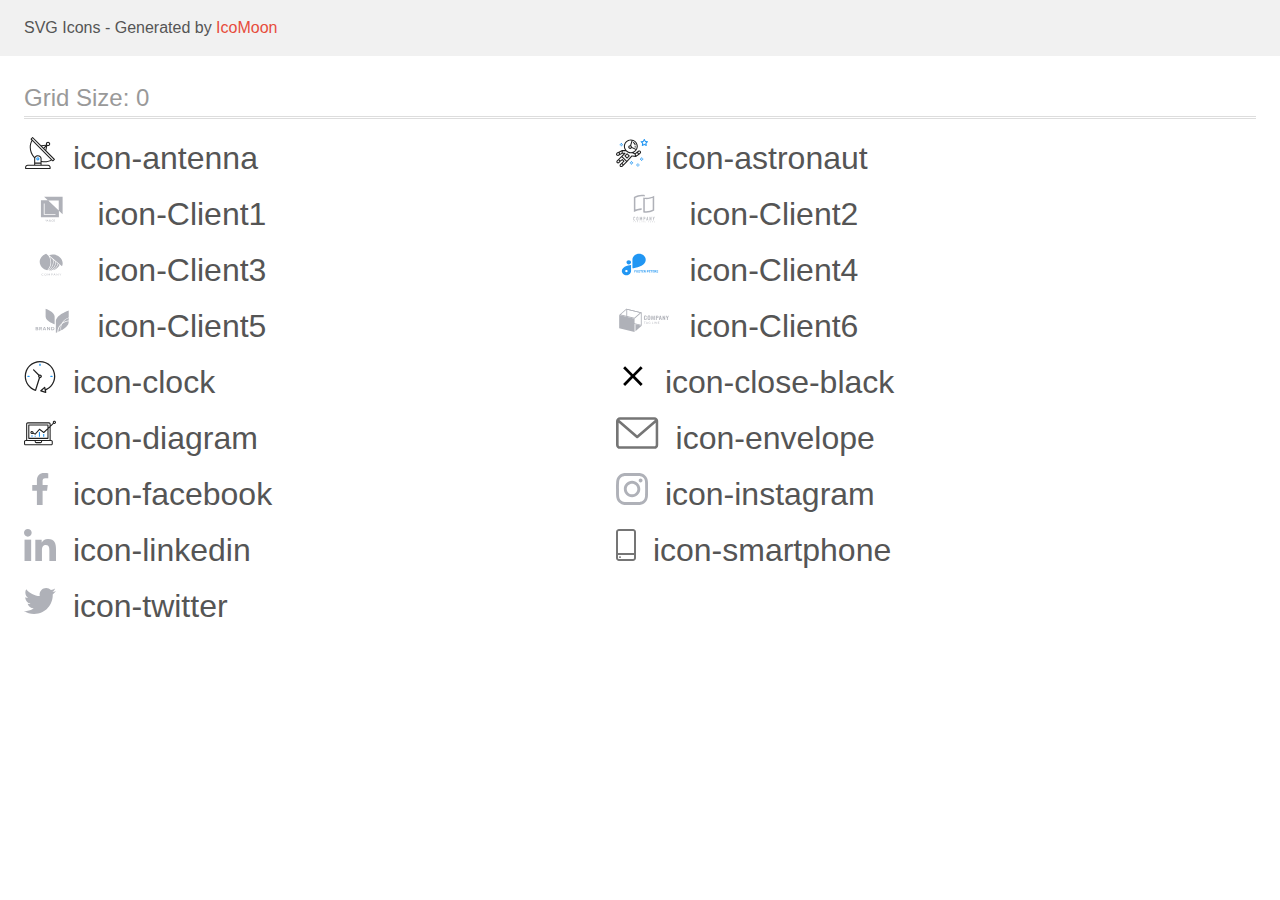
<file: images/icons/icomoon/demo.html>
<!doctype html>
<html>
<head>
    <title>IcoMoon - SVG Icons</title>
    <meta charset="utf-8">
    <meta name="viewport" content="width=device-width, initial-scale=1">
    <link rel="stylesheet" href="demo-files/demo.css">
    <link rel="stylesheet" href="style.css">
</head>
<body>
<svg aria-hidden="true" style="position: absolute; width: 0; height: 0; overflow: hidden;" version="1.1" xmlns="http://www.w3.org/2000/svg" xmlns:xlink="http://www.w3.org/1999/xlink">
<defs>
<symbol id="icon-antenna" viewBox="0 0 32 32">
<path fill="#212121" style="fill: var(--color1, #212121)" d="M30.773 22.098l-8.443-8.505 0.937-4.615c0.242 0.094 0.499 0.144 0.758 0.146h0.006c1.192 0.014 2.17-0.941 2.184-2.133s-0.941-2.17-2.133-2.184c-1.192-0.014-2.17 0.941-2.184 2.133-0.003 0.255 0.039 0.509 0.125 0.749l-4.96 0.605-8.091-8.133c-0.099-0.101-0.235-0.159-0.377-0.16-0.14 0.001-0.274 0.056-0.373 0.155l-1.513 1.504c-0.208 0.208-0.208 0.546 0 0.754l0.814 0.826c-3.153 5.798-2.129 12.978 2.519 17.663 0.043 0.041 0.092 0.074 0.146 0.098-0.034 0.18-0.051 0.364-0.052 0.547v6.187h-6.4c-1.472 0.002-2.665 1.195-2.667 2.667v1.067c0 0.295 0.239 0.533 0.533 0.533h24.533c0.295 0 0.533-0.239 0.533-0.533v-1.067c-0.002-1.472-1.195-2.665-2.667-2.667h-6.4v-2.742c1.003 0.21 2.024 0.317 3.049 0.32 2.458-0.003 4.877-0.615 7.040-1.783l0.818 0.823c0.099 0.101 0.235 0.159 0.377 0.16 0.14-0.001 0.274-0.056 0.373-0.155l1.513-1.504c0.208-0.208 0.208-0.546 0-0.754zM23.28 6.233c0.418-0.415 1.093-0.414 1.508 0.004s0.414 1.093-0.004 1.508c-0.2 0.199-0.47 0.31-0.752 0.31h-0.003c-0.589-0.003-1.064-0.483-1.061-1.072 0.002-0.282 0.115-0.552 0.314-0.751h-0.002zM22.024 9.738l-0.598 2.946-1.175-1.182 1.774-1.763zM21.419 8.836l-1.92 1.909-1.485-1.493 3.405-0.415zM24.004 28.8c0.884 0 1.6 0.716 1.6 1.6v0.533h-23.467v-0.533c0-0.884 0.716-1.6 1.6-1.6h20.267zM16.537 26.667v1.067h-5.333v-1.067h5.333zM11.204 25.6v-4.053c0-1.294 1.196-2.347 2.667-2.347s2.667 1.053 2.667 2.347v4.053h-5.333zM17.604 23.904v-2.357c0-1.882-1.675-3.413-3.733-3.413-1.331-0.020-2.576 0.657-3.281 1.786-4.058-4.274-4.971-10.645-2.279-15.887l18.602 18.708c-2.872 1.461-6.165 1.873-9.309 1.163zM28.893 23.22l-21.057-21.181 0.755-0.752 7.935 7.98c0.004 0 0.006 0.007 0.010 0.010l13.115 13.191-0.757 0.752z"></path>
<path fill="#2196f3" style="fill: var(--color2, #2196f3)" d="M13.876 20.267h-0.005c-0.884-0.001-1.601 0.714-1.602 1.598s0.714 1.601 1.598 1.602h0.005c0.884 0.001 1.601-0.714 1.602-1.598s-0.714-1.601-1.598-1.602zM14.249 22.245c-0.1 0.1-0.236 0.156-0.378 0.155-0.295-0.002-0.532-0.242-0.531-0.536 0.001-0.141 0.057-0.276 0.157-0.375s0.233-0.154 0.373-0.155c0.295 0.002 0.532 0.241 0.53 0.536-0.001 0.141-0.057 0.276-0.157 0.375h0.005z"></path>
</symbol>
<symbol id="icon-astronaut" viewBox="0 0 32 32">
<path fill="#2196f3" style="fill: var(--color2, #2196f3)" d="M31.974 4.524c-0.063-0.193-0.229-0.333-0.43-0.363l-1.91-0.278-0.855-1.731c-0.179-0.365-0.777-0.365-0.956 0l-0.855 1.731-1.91 0.278c-0.201 0.029-0.367 0.17-0.431 0.363-0.062 0.193-0.011 0.405 0.135 0.547l1.383 1.348-0.326 1.903c-0.034 0.2 0.048 0.402 0.212 0.522 0.166 0.121 0.382 0.135 0.562 0.040l1.709-0.899 1.709 0.899c0.078 0.041 0.164 0.061 0.249 0.061 0.11 0 0.221-0.034 0.314-0.102 0.164-0.119 0.246-0.322 0.212-0.522l-0.326-1.903 1.383-1.348c0.145-0.142 0.197-0.354 0.135-0.547zM29.511 5.851c-0.125 0.122-0.183 0.299-0.153 0.472l0.191 1.114-1-0.526c-0.078-0.041-0.163-0.061-0.249-0.061s-0.17 0.020-0.249 0.061l-1.001 0.526 0.191-1.114c0.030-0.173-0.028-0.349-0.153-0.472l-0.81-0.789 1.119-0.163c0.174-0.025 0.324-0.134 0.402-0.292l0.5-1.013 0.5 1.013c0.078 0.157 0.228 0.267 0.402 0.292l1.119 0.163-0.809 0.789z"></path>
<path fill="#2196f3" style="fill: var(--color2, #2196f3)" d="M26.133 20.522h-1.067v1.067h1.067v-1.067z"></path>
<path fill="#2196f3" style="fill: var(--color2, #2196f3)" d="M26.133 22.656h-1.067v1.067h1.067v-1.067z"></path>
<path fill="#2196f3" style="fill: var(--color2, #2196f3)" d="M27.2 21.589h-1.067v1.067h1.067v-1.067z"></path>
<path fill="#2196f3" style="fill: var(--color2, #2196f3)" d="M25.067 21.589h-1.067v1.067h1.067v-1.067z"></path>
<path fill="#2196f3" style="fill: var(--color2, #2196f3)" d="M22.4 26.389h-1.067v1.067h1.067v-1.067z"></path>
<path fill="#2196f3" style="fill: var(--color2, #2196f3)" d="M22.4 28.522h-1.067v1.067h1.067v-1.067z"></path>
<path fill="#2196f3" style="fill: var(--color2, #2196f3)" d="M23.467 27.456h-1.067v1.067h1.067v-1.067z"></path>
<path fill="#2196f3" style="fill: var(--color2, #2196f3)" d="M21.333 27.456h-1.067v1.067h1.067v-1.067z"></path>
<path fill="#2196f3" style="fill: var(--color2, #2196f3)" d="M16 24.256h-1.067v1.067h1.067v-1.067z"></path>
<path fill="#2196f3" style="fill: var(--color2, #2196f3)" d="M16 26.389h-1.067v1.067h1.067v-1.067z"></path>
<path fill="#2196f3" style="fill: var(--color2, #2196f3)" d="M17.067 25.322h-1.067v1.067h1.067v-1.067z"></path>
<path fill="#2196f3" style="fill: var(--color2, #2196f3)" d="M14.933 25.322h-1.067v1.067h1.067v-1.067z"></path>
<path fill="#2196f3" style="fill: var(--color2, #2196f3)" d="M5.867 6.122h-1.067v1.067h1.067v-1.067z"></path>
<path fill="#2196f3" style="fill: var(--color2, #2196f3)" d="M5.867 8.255h-1.067v1.067h1.067v-1.067z"></path>
<path fill="#2196f3" style="fill: var(--color2, #2196f3)" d="M6.933 7.189h-1.067v1.067h1.067v-1.067z"></path>
<path fill="#2196f3" style="fill: var(--color2, #2196f3)" d="M4.8 7.189h-1.067v1.067h1.067v-1.067z"></path>
<path fill="#212121" style="fill: var(--color1, #212121)" d="M24.715 14.159c-0.287-0.388-0.709-0.637-1.188-0.705-0.481-0.068-0.956 0.058-1.34 0.352l-1.252 0.96-1.898 1.417-1.358-0.541c2.421-1.086 4.114-3.508 4.114-6.32 0-3.823-3.123-6.933-6.961-6.933s-6.961 3.11-6.961 6.933c0 1.386 0.414 2.674 1.12 3.758l-2.764-0.024c-0.002 0-0.003 0-0.005 0-0.009 0-0.015 0.004-0.023 0.005-0.053 0.002-0.105 0.013-0.155 0.031-0.013 0.005-0.026 0.008-0.038 0.013-0.006 0.003-0.013 0.003-0.019 0.006l-3.233 1.596c-0.001 0-0.001 0-0.001 0.001l-1.893 0.911c-0.021 0.009-0.042 0.021-0.063 0.035-0.755 0.502-1.012 1.489-0.598 2.295 0.22 0.429 0.595 0.745 1.056 0.889 0.178 0.055 0.359 0.083 0.539 0.083 0.29 0 0.577-0.071 0.839-0.211l1.388-0.738 2.264-1.169 1.357-0.008-5.442 5.416c-0.001 0.001-0.001 0.001-0.002 0.001l-1.339 1.333c-0.316 0.315-0.49 0.732-0.49 1.178s0.174 0.863 0.49 1.179c0.325 0.323 0.752 0.485 1.179 0.485s0.854-0.162 1.18-0.485l1.314-1.309 1.741-1.3 0.901 0.897-1.762 1.754c-0 0.001-0.001 0.001-0.002 0.001l-1.339 1.333c-0.316 0.315-0.49 0.732-0.49 1.178s0.174 0.863 0.49 1.179c0.325 0.323 0.753 0.485 1.18 0.485s0.855-0.162 1.18-0.485l3.482-3.467c0.001-0.001 0.001-0.001 0.001-0.002l1.010-1-0.004-0.004c0.006-0.006 0.015-0.009 0.022-0.015l5.166-5.658 3.471 0.494c0.025 0.004 0.050 0.005 0.075 0.005 0.065 0 0.127-0.015 0.187-0.038 0.018-0.006 0.033-0.015 0.050-0.023 0.019-0.010 0.039-0.015 0.058-0.027l3.213-2.133c0.012-0.008 0.018-0.021 0.029-0.029 0.013-0.010 0.029-0.014 0.041-0.026l1.271-1.191c0.662-0.62 0.753-1.635 0.212-2.362zM2.13 17.77c-0.173 0.093-0.37 0.111-0.558 0.052-0.187-0.058-0.338-0.186-0.427-0.358-0.161-0.314-0.068-0.695 0.214-0.902l1.314-0.632 0.449 1.312-0.992 0.528zM5.628 15.942l-1.548 0.8-0.439-1.283 2.027-1.001-0.040 1.484zM20.727 9.322c0 0.918-0.219 1.785-0.599 2.559l-4.181-1.899c-0.044-0.573-0.341-1.075-0.788-1.388l1.464-4.86c2.378 0.756 4.105 2.974 4.105 5.588zM8.938 9.322c0-3.235 2.644-5.867 5.894-5.867 0.253 0 0.5 0.021 0.745 0.052l-1.432 4.754c-0.019-0.001-0.037-0.006-0.057-0.006-1.033 0-1.873 0.837-1.873 1.867s0.84 1.867 1.873 1.867c0.694 0 1.294-0.383 1.618-0.945l3.862 1.755c-1.075 1.446-2.795 2.39-4.737 2.39-3.25 0-5.894-2.632-5.894-5.867zM14.894 10.122c0 0.441-0.362 0.8-0.806 0.8s-0.806-0.359-0.806-0.8c0-0.441 0.362-0.8 0.806-0.8s0.806 0.359 0.806 0.8zM2.465 25.146c-0.236 0.234-0.619 0.234-0.854 0.001-0.114-0.114-0.176-0.263-0.176-0.423s0.062-0.309 0.176-0.421l0.962-0.958 0.851 0.848-0.959 0.955zM5.679 28.88c-0.236 0.234-0.619 0.235-0.855 0.001-0.114-0.114-0.176-0.263-0.176-0.423s0.062-0.309 0.176-0.421l0.963-0.959 0.852 0.848-0.96 0.955zM9.16 25.411c-0.001 0-0.001 0-0.002 0.001l-1.765 1.76-0.852-0.848 1.763-1.755c0 0 0 0 0-0s0.001-0.001 0.002-0.001c0.040-0.040 0.065-0.088 0.090-0.135 0.007-0.014 0.020-0.026 0.026-0.040 0.017-0.041 0.019-0.085 0.026-0.129 0.003-0.025 0.014-0.047 0.014-0.073 0-0.036-0.013-0.070-0.020-0.106-0.006-0.032-0.006-0.065-0.019-0.095-0.020-0.050-0.055-0.094-0.091-0.138-0.010-0.012-0.014-0.027-0.025-0.038 0 0 0 0-0.001 0s-0.001-0.002-0.001-0.002l-1.607-1.6c-0.017-0.017-0.039-0.024-0.058-0.038-0.028-0.022-0.055-0.042-0.087-0.058-0.030-0.015-0.061-0.024-0.093-0.033-0.034-0.010-0.067-0.017-0.103-0.020-0.033-0.002-0.063 0.001-0.095 0.005-0.036 0.004-0.069 0.009-0.104 0.020-0.034 0.011-0.063 0.027-0.094 0.045-0.020 0.011-0.042 0.015-0.061 0.029l-1.773 1.324-0.901-0.897 2.399-2.386 4.361 4.289-0.928 0.919zM15.979 18.394c-0.015-0.002-0.030 0.004-0.045 0.003-0.039-0.002-0.076 0.001-0.115 0.007-0.030 0.005-0.059 0.011-0.088 0.021-0.034 0.012-0.065 0.028-0.097 0.047-0.030 0.018-0.057 0.037-0.083 0.061-0.013 0.011-0.028 0.017-0.040 0.029l-4.698 5.146-4.328-4.257 2.833-2.818c0.209-0.208 0.21-0.546 0.002-0.755-0.105-0.105-0.243-0.157-0.381-0.156v-0.001l-2.219 0.013 0.028-1.607 3.104 0.027c1.265 1.294 3.029 2.101 4.981 2.101 0.437 0 0.864-0.045 1.279-0.123 0.040 0.032 0.079 0.065 0.13 0.085l2.41 0.96 0.152 0.758 0.178 0.885-3.003-0.427zM20.020 18.572l-0.313-1.558 1.446-1.080 0.947 1.257-2.080 1.381zM23.774 15.741l-0.838 0.785-0.931-1.236 0.831-0.637c0.155-0.119 0.351-0.168 0.543-0.143 0.193 0.027 0.364 0.128 0.48 0.284 0.217 0.292 0.18 0.699-0.085 0.947z"></path>
<path fill="#212121" style="fill: var(--color1, #212121)" d="M13.602 18.544l-2.143-2.133c-0.207-0.207-0.545-0.207-0.753 0l-2.142 2.133c-0.1 0.101-0.157 0.236-0.157 0.378s0.056 0.278 0.157 0.378l2.142 2.133c0.104 0.103 0.241 0.155 0.377 0.155s0.273-0.052 0.376-0.155l2.143-2.133c0.1-0.1 0.157-0.236 0.157-0.378s-0.057-0.278-0.157-0.378zM11.083 20.303l-1.387-1.381 1.387-1.381 1.387 1.381-1.387 1.381z"></path>
<path fill="#212121" style="fill: var(--color1, #212121)" d="M17.164 5.071l-0.258 1.036c0.071 0.018 1.738 0.452 1.738 2.149h1.067c-0-2.017-1.666-2.965-2.547-3.185z"></path>
<path fill="#212121" style="fill: var(--color1, #212121)" d="M19.711 9.322h-1.067v1.067h1.067v-1.067z"></path>
</symbol>
<symbol id="icon-Client1" viewBox="0 0 57 32">
<path fill="#afb1b8" style="fill: var(--color3, #afb1b8)" d="M20.267 3.733l3.738 3.538-6.938-0.004v17.166h18.133v-6.564l3.733 3.534v-17.671h-18.667zM35.036 17.455l-10.597-10.032h10.597v10.032zM31.746 21.923h-11.81v-11.545h0.835v10.764h10.975v0.782zM22.725 26.72l-0.436 0.898-0.436-0.898h-0.366l0.637 1.198v0.698h0.331v-0.698l0.635-1.198h-0.365zM23.273 28.615l0.154-0.441h0.734l0.155 0.441h0.344l-0.717-1.896h-0.296l-0.716 1.896h0.342zM23.794 27.122l0.275 0.786h-0.549l0.275-0.786zM25.531 27.863c-0.048 0.073-0.072 0.153-0.072 0.241 0 0.16 0.056 0.29 0.168 0.389s0.263 0.148 0.451 0.148 0.349-0.051 0.484-0.152l0.107 0.126h0.367l-0.279-0.329c0.109-0.149 0.164-0.341 0.164-0.574h-0.275c0 0.128-0.026 0.243-0.079 0.348l-0.366-0.432 0.129-0.094c0.091-0.066 0.157-0.132 0.197-0.198s0.060-0.14 0.060-0.219c0-0.12-0.044-0.22-0.133-0.301s-0.201-0.122-0.339-0.122c-0.153 0-0.274 0.043-0.365 0.13s-0.135 0.203-0.135 0.352c0 0.061 0.014 0.124 0.043 0.189s0.081 0.144 0.155 0.237c-0.141 0.101-0.235 0.188-0.283 0.262zM26.386 28.282c-0.093 0.071-0.193 0.107-0.299 0.107-0.095 0-0.17-0.027-0.227-0.082s-0.085-0.126-0.085-0.214c0-0.102 0.052-0.192 0.156-0.271l0.040-0.029 0.414 0.488zM26.046 27.442c-0.089-0.11-0.134-0.202-0.134-0.275 0-0.063 0.018-0.116 0.055-0.158s0.085-0.063 0.147-0.063c0.057 0 0.105 0.018 0.142 0.053s0.056 0.077 0.056 0.126c0 0.075-0.027 0.136-0.081 0.184l-0.040 0.033-0.145 0.099zM29.132 28.472c0.13-0.114 0.205-0.272 0.224-0.474h-0.328c-0.017 0.135-0.059 0.232-0.124 0.29s-0.162 0.087-0.292 0.087c-0.142 0-0.249-0.054-0.323-0.161s-0.109-0.264-0.109-0.469v-0.168c0.002-0.202 0.041-0.355 0.117-0.46s0.188-0.158 0.331-0.158c0.123 0 0.217 0.030 0.28 0.091s0.104 0.158 0.12 0.294h0.328c-0.021-0.207-0.095-0.368-0.223-0.482s-0.296-0.171-0.505-0.171c-0.155 0-0.293 0.037-0.411 0.111s-0.209 0.179-0.272 0.315c-0.063 0.136-0.095 0.294-0.095 0.473v0.177c0.003 0.174 0.035 0.328 0.098 0.46s0.151 0.234 0.266 0.306c0.115 0.071 0.249 0.107 0.4 0.107 0.216 0 0.389-0.056 0.52-0.169zM31.068 28.206c0.064-0.141 0.096-0.304 0.096-0.49v-0.105c-0.001-0.185-0.034-0.347-0.099-0.486s-0.158-0.247-0.277-0.32c-0.119-0.075-0.256-0.112-0.41-0.112s-0.292 0.038-0.411 0.113c-0.119 0.075-0.211 0.183-0.277 0.324s-0.098 0.305-0.098 0.49v0.107c0.001 0.181 0.034 0.342 0.099 0.48s0.159 0.246 0.279 0.322c0.121 0.075 0.258 0.112 0.411 0.112 0.155 0 0.293-0.037 0.411-0.112s0.212-0.183 0.276-0.323zM30.716 27.135c0.080 0.112 0.12 0.273 0.12 0.483v0.099c0 0.214-0.040 0.376-0.119 0.487s-0.19 0.167-0.336 0.167c-0.144 0-0.257-0.057-0.339-0.171s-0.121-0.275-0.121-0.483v-0.109c0.002-0.204 0.043-0.362 0.122-0.473s0.192-0.168 0.335-0.168c0.146 0 0.258 0.056 0.337 0.168z"></path>
</symbol>
<symbol id="icon-Client2" viewBox="0 0 57 32">
<path fill="#afb1b8" style="fill: var(--color3, #afb1b8)" d="M26.727 3.165h-0.073c-0.112-0.007-0.224-0.010-0.336-0.012v0h-0.243c-0.212 0-0.428 0.005-0.642 0.016-0.016-0.001-0.032-0.001-0.049 0-1.944 0.11-3.848 0.596-5.609 1.431l-0.231 0.111v11.809l0.54-0.183c0.474-0.163 0.978-0.309 1.5-0.445 1.411-0.362 2.861-0.555 4.317-0.574v1.551c-0.193 0.001-0.38 0.007-0.568 0.016h-0.045c-1.121 0.061-2.233 0.232-3.322 0.51-1.378 0.345-2.708 0.863-3.957 1.542v-15.145c1.298-0.757 2.695-1.325 4.151-1.688 1.279-0.33 2.593-0.5 3.913-0.504h0.228c0.273 0.007 0.538 0.019 0.788 0.038 0.658 0.046 1.31 0.15 1.95 0.311v1.527c-0.621-0.145-1.253-0.24-1.889-0.285-0.013-0.001-0.026-0.002-0.039-0.003-0.132-0.011-0.263-0.022-0.386-0.022zM29.415 4.726c0.339 0.026 0.689 0.038 1.044 0.038 1.388-0.005 2.769-0.182 4.114-0.528 1.378-0.346 2.706-0.865 3.956-1.543v14.875c-1.298 0.756-2.696 1.325-4.153 1.688-1.279 0.329-2.593 0.498-3.913 0.503-1 0.008-1.997-0.11-2.968-0.35v-14.971c0.229 0.053 0.465 0.102 0.706 0.142 0.394 0.066 0.809 0.115 1.214 0.145zM36.985 4.841l-0.54 0.182c-0.496 0.167-0.997 0.316-1.5 0.449-1.465 0.377-2.971 0.57-4.483 0.575-0.352 0-0.676-0.010-0.989-0.030l-0.43-0.028v12.148l0.37 0.033c0.343 0.030 0.696 0.045 1.052 0.045 1.191-0.005 2.377-0.159 3.531-0.457 0.95-0.238 1.874-0.57 2.759-0.991l0.231-0.111v-11.813z"></path>
<path fill="#afb1b8" style="fill: var(--color3, #afb1b8)" d="M19.060 24.113c-0.078-0.080-0.171-0.144-0.275-0.186s-0.214-0.061-0.326-0.057c-0.119-0.002-0.237 0.021-0.347 0.065-0.101 0.040-0.193 0.101-0.27 0.178s-0.135 0.17-0.174 0.271c-0.042 0.107-0.063 0.22-0.062 0.335v2.023c-0.005 0.143 0.022 0.284 0.080 0.415 0.048 0.104 0.117 0.196 0.202 0.271 0.081 0.068 0.176 0.117 0.278 0.144 0.098 0.028 0.2 0.042 0.302 0.042 0.113 0.001 0.224-0.023 0.326-0.070 0.101-0.044 0.193-0.108 0.27-0.187 0.075-0.079 0.135-0.171 0.177-0.271 0.043-0.102 0.065-0.212 0.065-0.323v-0.226h-0.529v0.18c0.002 0.062-0.009 0.123-0.031 0.18-0.017 0.043-0.043 0.082-0.077 0.114-0.033 0.026-0.070 0.046-0.111 0.058-0.036 0.012-0.073 0.018-0.111 0.019-0.047 0.006-0.095-0.002-0.139-0.021s-0.081-0.049-0.11-0.088c-0.050-0.081-0.074-0.176-0.070-0.271v-1.887c-0.003-0.105 0.019-0.208 0.065-0.302 0.027-0.043 0.066-0.077 0.112-0.098s0.097-0.030 0.147-0.024c0.046-0.002 0.091 0.008 0.132 0.028s0.077 0.049 0.104 0.086c0.059 0.078 0.090 0.173 0.088 0.271v0.175h0.524v-0.206c0.001-0.121-0.021-0.241-0.065-0.354-0.039-0.106-0.099-0.203-0.177-0.285z"></path>
<path fill="#afb1b8" style="fill: var(--color3, #afb1b8)" d="M22.202 24.090c-0.169-0.142-0.381-0.221-0.602-0.222-0.108 0-0.215 0.020-0.316 0.057-0.103 0.037-0.198 0.093-0.279 0.165-0.088 0.079-0.158 0.175-0.205 0.283-0.053 0.124-0.079 0.257-0.077 0.392v1.941c-0.004 0.137 0.023 0.272 0.077 0.397 0.048 0.104 0.118 0.197 0.205 0.271 0.081 0.075 0.176 0.133 0.279 0.171 0.101 0.037 0.208 0.056 0.316 0.057s0.215-0.020 0.316-0.057c0.105-0.038 0.202-0.096 0.286-0.171 0.084-0.076 0.152-0.168 0.2-0.271 0.054-0.125 0.081-0.261 0.077-0.397v-1.941c0.003-0.135-0.024-0.268-0.077-0.392-0.047-0.107-0.115-0.203-0.2-0.283zM21.955 26.706c0.004 0.052-0.003 0.104-0.021 0.152s-0.047 0.092-0.084 0.128c-0.070 0.059-0.158 0.091-0.249 0.091s-0.179-0.032-0.249-0.091c-0.037-0.036-0.066-0.080-0.084-0.128s-0.025-0.101-0.021-0.152v-1.941c-0.004-0.052 0.003-0.104 0.021-0.152s0.047-0.092 0.084-0.128c0.070-0.059 0.158-0.091 0.249-0.091s0.179 0.032 0.249 0.091c0.037 0.036 0.066 0.080 0.084 0.128s0.025 0.101 0.021 0.152v1.941z"></path>
<path fill="#afb1b8" style="fill: var(--color3, #afb1b8)" d="M26.329 27.573v-3.674h-0.509l-0.668 1.945h-0.009l-0.673-1.945h-0.503v3.674h0.525v-2.235h0.009l0.514 1.58h0.262l0.518-1.58h0.009v2.235h0.525z"></path>
<path fill="#afb1b8" style="fill: var(--color3, #afb1b8)" d="M29.311 24.157c-0.081-0.091-0.183-0.16-0.297-0.201-0.123-0.040-0.251-0.059-0.38-0.057h-0.78v3.674h0.523v-1.435h0.27c0.163 0.007 0.326-0.027 0.472-0.1 0.119-0.066 0.218-0.163 0.287-0.281 0.061-0.098 0.101-0.206 0.12-0.32 0.021-0.138 0.030-0.278 0.028-0.418 0.005-0.176-0.012-0.353-0.051-0.525-0.035-0.127-0.101-0.243-0.193-0.338zM29.041 25.277c-0.002 0.067-0.019 0.132-0.049 0.191-0.030 0.056-0.077 0.102-0.135 0.129-0.078 0.035-0.162 0.050-0.247 0.046h-0.239v-1.249h0.27c0.081-0.004 0.162 0.012 0.236 0.046 0.054 0.031 0.097 0.079 0.123 0.136 0.029 0.065 0.044 0.134 0.046 0.205 0 0.077 0 0.159 0 0.244s0.005 0.174 0 0.252h-0.005z"></path>
<path fill="#afb1b8" style="fill: var(--color3, #afb1b8)" d="M31.791 23.899h-0.429l-0.809 3.674h0.523l0.154-0.789h0.714l0.154 0.789h0.524l-0.83-3.674zM31.308 26.283l0.258-1.332h0.009l0.256 1.332h-0.524z"></path>
<path fill="#afb1b8" style="fill: var(--color3, #afb1b8)" d="M35.173 26.112h-0.009l-0.791-2.213h-0.503v3.674h0.523v-2.209h0.011l0.8 2.209h0.492v-3.674h-0.523v2.213z"></path>
<path fill="#afb1b8" style="fill: var(--color3, #afb1b8)" d="M38.372 23.899l-0.421 1.461h-0.011l-0.421-1.461h-0.554l0.719 2.121v1.553h0.524v-1.553l0.719-2.121h-0.554z"></path>
<path fill="#afb1b8" style="fill: var(--color3, #afb1b8)" d="M17.6 28.61h0.252v0.708h0.171v-0.708h0.251v-0.145h-0.675v0.145z"></path>
<path fill="#afb1b8" style="fill: var(--color3, #afb1b8)" d="M19.721 28.465l-0.331 0.853h0.182l0.070-0.194h0.34l0.073 0.194h0.186l-0.339-0.853h-0.182zM19.694 28.981l0.116-0.316 0.116 0.316h-0.232z"></path>
<path fill="#afb1b8" style="fill: var(--color3, #afb1b8)" d="M21.818 29.004h0.197v0.11c-0.058 0.046-0.129 0.071-0.202 0.072-0.034 0.002-0.069-0.004-0.1-0.019s-0.059-0.036-0.081-0.063c-0.045-0.065-0.068-0.143-0.063-0.222 0-0.19 0.082-0.285 0.246-0.285 0.043-0.004 0.086 0.007 0.121 0.032s0.061 0.062 0.072 0.104l0.169-0.033c-0.036-0.167-0.156-0.251-0.362-0.251-0.11-0.003-0.216 0.036-0.298 0.11-0.043 0.042-0.076 0.094-0.097 0.15s-0.030 0.117-0.025 0.178c-0.005 0.117 0.034 0.231 0.109 0.32 0.042 0.043 0.092 0.077 0.148 0.098s0.116 0.031 0.176 0.027c0.134 0.004 0.263-0.045 0.362-0.136v-0.336h-0.37v0.144z"></path>
<path fill="#afb1b8" style="fill: var(--color3, #afb1b8)" d="M23.959 28.465h-0.173v0.853h0.598v-0.145h-0.425v-0.708z"></path>
<path fill="#afb1b8" style="fill: var(--color3, #afb1b8)" d="M25.769 28.465h-0.173v0.853h0.173v-0.853z"></path>
<path fill="#afb1b8" style="fill: var(--color3, #afb1b8)" d="M27.539 29.035l-0.349-0.57h-0.167v0.853h0.161v-0.557l0.343 0.557h0.171v-0.853h-0.158v0.57z"></path>
<path fill="#afb1b8" style="fill: var(--color3, #afb1b8)" d="M29.14 28.943h0.425v-0.145h-0.425v-0.187h0.457v-0.145h-0.63v0.853h0.648v-0.145h-0.475v-0.231z"></path>
<path fill="#afb1b8" style="fill: var(--color3, #afb1b8)" d="M33.020 28.802h-0.336v-0.336h-0.171v0.853h0.171v-0.373h0.336v0.373h0.171v-0.853h-0.171v0.336z"></path>
<path fill="#afb1b8" style="fill: var(--color3, #afb1b8)" d="M34.629 28.943h0.426v-0.145h-0.426v-0.187h0.459v-0.145h-0.63v0.853h0.646v-0.145h-0.475v-0.231z"></path>
<path fill="#afb1b8" style="fill: var(--color3, #afb1b8)" d="M36.812 28.943c0.148-0.023 0.224-0.102 0.224-0.237 0.004-0.036-0.001-0.073-0.016-0.106s-0.038-0.062-0.068-0.083c-0.077-0.039-0.163-0.056-0.25-0.050h-0.362v0.853h0.171v-0.357h0.034c0.037-0.002 0.073 0.004 0.107 0.019 0.025 0.015 0.046 0.037 0.061 0.062l0.186 0.271h0.205l-0.104-0.167c-0.046-0.082-0.111-0.153-0.189-0.205zM36.64 28.825h-0.127v-0.214h0.135c0.059-0.005 0.118 0.002 0.174 0.020 0.012 0.011 0.022 0.025 0.029 0.040s0.009 0.032 0.009 0.049c-0.001 0.017-0.005 0.033-0.013 0.048s-0.019 0.027-0.032 0.037c-0.056 0.017-0.115 0.024-0.174 0.020z"></path>
<path fill="#afb1b8" style="fill: var(--color3, #afb1b8)" d="M38.458 28.943h0.425v-0.145h-0.425v-0.187h0.459v-0.145h-0.631v0.853h0.648v-0.145h-0.475v-0.231z"></path>
</symbol>
<symbol id="icon-Client3" viewBox="0 0 57 32">
<path fill="#afb1b8" style="fill: var(--color3, #afb1b8)" d="M19.417 26.187c0.008 0 0.017 0.002 0.025 0.005s0.015 0.007 0.020 0.013l0.116 0.111c-0.090 0.090-0.202 0.162-0.327 0.211-0.147 0.053-0.305 0.079-0.464 0.076-0.149 0.003-0.298-0.021-0.436-0.071-0.125-0.045-0.237-0.113-0.329-0.2-0.094-0.089-0.166-0.194-0.212-0.308-0.051-0.127-0.076-0.261-0.074-0.396-0.002-0.135 0.025-0.27 0.080-0.397 0.051-0.115 0.127-0.22 0.225-0.308 0.099-0.087 0.218-0.155 0.349-0.201 0.143-0.048 0.296-0.072 0.449-0.071 0.143-0.003 0.285 0.019 0.417 0.064 0.115 0.043 0.221 0.104 0.313 0.178l-0.097 0.119c-0.007 0.008-0.015 0.016-0.025 0.021-0.011 0.007-0.025 0.010-0.039 0.009-0.015-0.001-0.030-0.005-0.042-0.013l-0.052-0.032-0.073-0.040c-0.031-0.015-0.064-0.028-0.097-0.039-0.043-0.013-0.087-0.024-0.132-0.032-0.057-0.009-0.115-0.013-0.173-0.013-0.111-0.001-0.22 0.017-0.323 0.053-0.096 0.034-0.182 0.084-0.253 0.149-0.073 0.069-0.128 0.15-0.164 0.238-0.041 0.101-0.061 0.207-0.060 0.313-0.002 0.108 0.018 0.216 0.060 0.318 0.035 0.087 0.090 0.167 0.161 0.236 0.067 0.064 0.149 0.114 0.241 0.147 0.095 0.034 0.197 0.051 0.3 0.050 0.059 0.001 0.119-0.003 0.177-0.010 0.096-0.010 0.188-0.039 0.269-0.085 0.041-0.023 0.079-0.049 0.115-0.078 0.015-0.012 0.035-0.020 0.055-0.020z"></path>
<path fill="#afb1b8" style="fill: var(--color3, #afb1b8)" d="M22.776 25.629c0.002 0.134-0.025 0.267-0.078 0.393-0.047 0.114-0.122 0.218-0.219 0.305s-0.214 0.155-0.344 0.2c-0.285 0.094-0.599 0.094-0.884 0-0.129-0.046-0.245-0.114-0.342-0.201-0.097-0.089-0.172-0.194-0.221-0.308-0.105-0.255-0.105-0.533 0-0.787 0.050-0.115 0.125-0.22 0.221-0.31 0.097-0.084 0.214-0.15 0.342-0.193 0.284-0.096 0.6-0.096 0.884 0 0.129 0.046 0.246 0.114 0.343 0.201 0.096 0.088 0.17 0.191 0.22 0.304 0.054 0.127 0.080 0.261 0.078 0.395zM22.47 25.629c0.002-0.107-0.016-0.214-0.055-0.316-0.033-0.087-0.086-0.168-0.156-0.236-0.068-0.065-0.152-0.116-0.246-0.149-0.207-0.069-0.436-0.069-0.643 0-0.094 0.033-0.178 0.084-0.246 0.149-0.071 0.068-0.125 0.149-0.157 0.236-0.074 0.206-0.074 0.426 0 0.632 0.033 0.087 0.086 0.168 0.157 0.236 0.068 0.065 0.152 0.115 0.246 0.148 0.207 0.067 0.435 0.067 0.643 0 0.094-0.033 0.177-0.083 0.246-0.148 0.070-0.069 0.123-0.149 0.156-0.236 0.039-0.102 0.058-0.209 0.055-0.316z"></path>
<path fill="#afb1b8" style="fill: var(--color3, #afb1b8)" d="M25.067 25.96l0.031 0.071c0.012-0.025 0.022-0.048 0.033-0.071 0.011-0.024 0.024-0.047 0.038-0.070l0.743-1.174c0.015-0.020 0.028-0.033 0.042-0.037 0.020-0.005 0.040-0.007 0.061-0.006h0.22v1.909h-0.26v-1.404c0-0.018 0-0.038 0-0.059-0.001-0.022-0.001-0.044 0-0.066l-0.747 1.19c-0.009 0.018-0.025 0.033-0.044 0.043s-0.041 0.016-0.064 0.016h-0.042c-0.023 0-0.045-0.005-0.064-0.016s-0.034-0.026-0.044-0.044l-0.769-1.198c0 0.023 0 0.046 0 0.068s0 0.043 0 0.061v1.404h-0.252v-1.905h0.22c0.021-0.001 0.041 0.001 0.061 0.006 0.018 0.008 0.032 0.021 0.041 0.037l0.759 1.175c0.015 0.022 0.028 0.045 0.038 0.068z"></path>
<path fill="#afb1b8" style="fill: var(--color3, #afb1b8)" d="M27.864 25.865v0.715h-0.291v-1.906h0.649c0.122-0.002 0.244 0.012 0.362 0.042 0.094 0.023 0.181 0.064 0.256 0.119 0.065 0.052 0.114 0.116 0.145 0.187 0.034 0.078 0.051 0.161 0.049 0.244 0.001 0.084-0.017 0.167-0.054 0.244-0.035 0.073-0.089 0.138-0.157 0.191-0.075 0.057-0.162 0.1-0.257 0.126-0.113 0.031-0.232 0.046-0.35 0.044l-0.352-0.005zM27.864 25.66h0.352c0.076 0.001 0.153-0.009 0.225-0.029 0.060-0.018 0.115-0.046 0.163-0.082 0.044-0.035 0.078-0.078 0.099-0.126 0.024-0.051 0.036-0.105 0.035-0.16 0.003-0.053-0.007-0.106-0.029-0.155s-0.057-0.094-0.102-0.13c-0.111-0.075-0.251-0.112-0.391-0.102h-0.352v0.786z"></path>
<path fill="#afb1b8" style="fill: var(--color3, #afb1b8)" d="M31.772 26.583h-0.23c-0.023 0.001-0.046-0.006-0.064-0.018-0.016-0.012-0.029-0.027-0.038-0.044l-0.198-0.461h-0.993l-0.205 0.461c-0.008 0.017-0.020 0.032-0.036 0.043-0.018 0.013-0.042 0.020-0.065 0.019h-0.23l0.872-1.909h0.302l0.884 1.909zM30.333 25.874h0.82l-0.346-0.777c-0.026-0.058-0.048-0.118-0.065-0.179l-0.033 0.1c-0.010 0.030-0.022 0.058-0.032 0.081l-0.343 0.776z"></path>
<path fill="#afb1b8" style="fill: var(--color3, #afb1b8)" d="M33.029 24.682c0.017 0.008 0.032 0.020 0.044 0.034l1.272 1.439c0-0.023 0-0.046 0-0.067s0-0.043 0-0.063v-1.352h0.26v1.909h-0.145c-0.021 0.001-0.041-0.003-0.060-0.011-0.018-0.009-0.034-0.021-0.047-0.035l-1.271-1.438c0.001 0.022 0.001 0.044 0 0.066 0 0.021 0 0.040 0 0.058v1.361h-0.26v-1.909h0.154c0.018-0 0.036 0.003 0.052 0.009z"></path>
<path fill="#afb1b8" style="fill: var(--color3, #afb1b8)" d="M36.748 25.823v0.758h-0.291v-0.758l-0.804-1.15h0.26c0.022-0.001 0.045 0.005 0.063 0.016 0.016 0.012 0.029 0.027 0.039 0.043l0.503 0.742c0.020 0.032 0.038 0.061 0.052 0.088s0.026 0.054 0.036 0.081l0.038-0.082c0.014-0.030 0.031-0.059 0.049-0.087l0.496-0.747c0.010-0.015 0.023-0.028 0.038-0.040 0.017-0.013 0.040-0.020 0.063-0.019h0.263l-0.806 1.155z"></path>
<path fill="#afb1b8" style="fill: var(--color3, #afb1b8)" d="M24.923 21.47c0.127 0.014 0.255 0.025 0.384 0.035 1.962-0.763 3.622-2.011 4.772-3.588s1.74-3.415 1.695-5.282l-2.162-1.879c0.44 1.988 0.234 4.043-0.594 5.935s-2.246 3.547-4.094 4.779z"></path>
<path fill="#afb1b8" style="fill: var(--color3, #afb1b8)" d="M24.151 21.383l0.058 0.010c1.975-1.228 3.481-2.942 4.323-4.921s0.981-4.133 0.399-6.181l-3.080-2.676c1.246 2.2 1.747 4.661 1.446 7.098s-1.393 4.75-3.147 6.67z"></path>
<path fill="#afb1b8" style="fill: var(--color3, #afb1b8)" d="M34.596 14.841c-0.523 2.052-1.794 3.902-3.624 5.276-0.534 0.404-1.111 0.763-1.722 1.074 1.49-0.38 2.859-1.053 4.003-1.966s2.030-2.042 2.592-3.3l-1.249-1.084z"></path>
<path fill="#afb1b8" style="fill: var(--color3, #afb1b8)" d="M34.106 14.539l-1.778-1.545c-0.034 1.762-0.61 3.483-1.669 4.986s-2.562 2.731-4.352 3.559h0.009c0.399-0 0.798-0.021 1.194-0.062 1.673-0.593 3.151-1.537 4.303-2.748s1.94-2.65 2.295-4.189z"></path>
<path fill="#afb1b8" style="fill: var(--color3, #afb1b8)" d="M24.409 6.486l-2.122-1.846c-1.897 0.637-3.528 1.756-4.68 3.212s-1.772 3.179-1.778 4.946v0c0.007 1.952 0.763 3.846 2.149 5.383s3.322 2.628 5.501 3.101c1.946-2.060 3.085-4.605 3.252-7.266s-0.647-5.299-2.323-7.53z"></path>
<path fill="#afb1b8" style="fill: var(--color3, #afb1b8)" d="M39.008 14.255c-0.008-2.316-1.070-4.535-2.955-6.173s-4.439-2.561-7.105-2.567c-1.232-0.001-2.453 0.196-3.602 0.582l12.99 11.286c0.445-0.998 0.673-2.058 0.672-3.128z"></path>
</symbol>
<symbol id="icon-Client4" viewBox="0 0 57 32">
<path fill="#2196f3" style="fill: var(--color2, #2196f3)" d="M12.878 11.255h-0.002c-1.279 0-2.316 0.921-2.316 2.058v0.001c0 1.137 1.037 2.058 2.316 2.058h0.002c1.279 0 2.316-0.921 2.316-2.058v-0.001c0-1.137-1.037-2.058-2.316-2.058z"></path>
<path fill="#2196f3" style="fill: var(--color2, #2196f3)" d="M29.971 10.597c-0.004-1.579-0.711-3.092-1.967-4.208s-2.958-1.745-4.735-1.749v0c-1.777 0.003-3.48 0.631-4.737 1.748s-1.964 2.63-1.968 4.209v8.706c0 0 13.405-1.327 13.406-8.704v-0.001z"></path>
<path fill="#2196f3" style="fill: var(--color2, #2196f3)" d="M5.867 22.16c0.003 1.098 0.496 2.151 1.369 2.928s2.058 1.215 3.294 1.218c1.236-0.003 2.42-0.441 3.294-1.218s1.366-1.829 1.37-2.927v-6.057c0 0-9.327 0.924-9.327 6.056zM10.53 23.245c-0.242 0-0.478-0.064-0.678-0.183s-0.357-0.289-0.45-0.487c-0.092-0.198-0.117-0.417-0.069-0.627s0.163-0.404 0.334-0.556c0.171-0.152 0.388-0.255 0.625-0.297s0.482-0.020 0.706 0.062c0.223 0.082 0.414 0.221 0.548 0.4s0.206 0.388 0.206 0.603c0.001 0.143-0.031 0.284-0.092 0.417s-0.151 0.252-0.264 0.353c-0.114 0.101-0.248 0.182-0.397 0.236s-0.308 0.083-0.468 0.083v-0.004z"></path>
<path fill="#2196f3" style="fill: var(--color2, #2196f3)" d="M19.956 22.647h-0.9v0.93h-0.469v-2.275h1.481v0.38h-1.013v0.588h0.9v0.378zM22.209 22.491c0 0.224-0.040 0.42-0.119 0.589s-0.193 0.299-0.341 0.391c-0.147 0.092-0.316 0.137-0.506 0.137-0.189 0-0.357-0.045-0.505-0.136s-0.262-0.22-0.344-0.387c-0.081-0.169-0.122-0.363-0.123-0.581v-0.112c0-0.224 0.040-0.421 0.12-0.591 0.081-0.171 0.195-0.302 0.342-0.392 0.148-0.092 0.317-0.137 0.506-0.137s0.358 0.046 0.505 0.137c0.148 0.091 0.262 0.221 0.342 0.392 0.081 0.17 0.122 0.366 0.122 0.589v0.102zM21.734 22.388c0-0.238-0.043-0.42-0.128-0.544s-0.207-0.186-0.366-0.186c-0.157 0-0.279 0.061-0.364 0.184-0.085 0.122-0.129 0.301-0.13 0.538v0.111c0 0.232 0.043 0.412 0.128 0.541s0.208 0.192 0.369 0.192c0.157 0 0.278-0.061 0.363-0.184 0.084-0.124 0.127-0.304 0.128-0.541v-0.111zM23.73 22.98c0-0.089-0.031-0.156-0.094-0.203-0.062-0.048-0.175-0.098-0.337-0.15-0.163-0.053-0.291-0.105-0.386-0.156-0.258-0.14-0.388-0.328-0.388-0.564 0-0.123 0.034-0.232 0.103-0.328 0.070-0.097 0.169-0.172 0.298-0.227 0.13-0.054 0.276-0.081 0.438-0.081 0.163 0 0.307 0.030 0.434 0.089 0.127 0.058 0.226 0.141 0.295 0.248 0.071 0.107 0.106 0.229 0.106 0.366h-0.469c0-0.104-0.033-0.185-0.098-0.242s-0.158-0.087-0.277-0.087c-0.115 0-0.204 0.024-0.267 0.073-0.064 0.048-0.095 0.111-0.095 0.191 0 0.074 0.037 0.136 0.111 0.186 0.075 0.050 0.185 0.097 0.33 0.141 0.267 0.080 0.461 0.18 0.583 0.298s0.183 0.267 0.183 0.444c0 0.197-0.075 0.352-0.223 0.464-0.149 0.111-0.349 0.167-0.602 0.167-0.175 0-0.334-0.032-0.478-0.095-0.144-0.065-0.254-0.153-0.33-0.264-0.075-0.111-0.112-0.241-0.112-0.388h0.47c0 0.251 0.15 0.377 0.45 0.377 0.111 0 0.198-0.022 0.261-0.067 0.063-0.046 0.094-0.109 0.094-0.191zM26.231 21.682h-0.697v1.895h-0.469v-1.895h-0.688v-0.38h1.853v0.38zM27.869 22.591h-0.9v0.609h1.056v0.377h-1.525v-2.275h1.522v0.38h-1.053v0.542h0.9v0.367zM29.142 22.744h-0.373v0.833h-0.469v-2.275h0.845c0.269 0 0.476 0.060 0.622 0.18s0.219 0.289 0.219 0.508c0 0.155-0.034 0.285-0.102 0.389-0.067 0.103-0.168 0.185-0.305 0.247l0.492 0.93v0.022h-0.503l-0.427-0.833zM28.769 22.365h0.378c0.118 0 0.209-0.030 0.273-0.089 0.065-0.060 0.097-0.143 0.097-0.248 0-0.107-0.031-0.192-0.092-0.253-0.060-0.061-0.154-0.092-0.28-0.092h-0.377v0.683zM31.609 22.775v0.802h-0.469v-2.275h0.888c0.171 0 0.321 0.031 0.45 0.094 0.13 0.063 0.23 0.152 0.3 0.267s0.105 0.245 0.105 0.392c0 0.223-0.077 0.399-0.23 0.528-0.152 0.128-0.363 0.192-0.633 0.192h-0.411zM31.609 22.396h0.419c0.124 0 0.218-0.029 0.283-0.088 0.066-0.058 0.098-0.142 0.098-0.25 0-0.111-0.033-0.202-0.098-0.27s-0.156-0.104-0.272-0.106h-0.43v0.714zM34.575 22.591h-0.9v0.609h1.056v0.377h-1.525v-2.275h1.522v0.38h-1.053v0.542h0.9v0.367zM36.75 21.682h-0.697v1.895h-0.469v-1.895h-0.688v-0.38h1.853v0.38zM38.387 22.591h-0.9v0.609h1.056v0.377h-1.525v-2.275h1.522v0.38h-1.053v0.542h0.9v0.367zM39.661 22.744h-0.373v0.833h-0.469v-2.275h0.845c0.269 0 0.476 0.060 0.622 0.18s0.219 0.289 0.219 0.508c0 0.155-0.034 0.285-0.102 0.389-0.067 0.103-0.168 0.185-0.305 0.247l0.492 0.93v0.022h-0.503l-0.427-0.833zM39.287 22.365h0.378c0.118 0 0.209-0.030 0.273-0.089 0.065-0.060 0.097-0.143 0.097-0.248 0-0.107-0.031-0.192-0.092-0.253-0.060-0.061-0.154-0.092-0.28-0.092h-0.377v0.683zM42.042 22.98c0-0.089-0.031-0.156-0.094-0.203-0.063-0.048-0.175-0.098-0.337-0.15-0.163-0.053-0.291-0.105-0.386-0.156-0.258-0.14-0.387-0.328-0.387-0.564 0-0.123 0.034-0.232 0.103-0.328 0.070-0.097 0.169-0.172 0.298-0.227s0.276-0.081 0.438-0.081c0.163 0 0.307 0.030 0.434 0.089 0.127 0.058 0.225 0.141 0.295 0.248s0.106 0.229 0.106 0.366h-0.469c0-0.104-0.033-0.185-0.098-0.242s-0.158-0.087-0.277-0.087c-0.115 0-0.204 0.024-0.267 0.073-0.064 0.048-0.095 0.111-0.095 0.191 0 0.074 0.037 0.136 0.111 0.186 0.075 0.050 0.185 0.097 0.33 0.141 0.267 0.080 0.461 0.18 0.583 0.298s0.183 0.267 0.183 0.444c0 0.197-0.075 0.352-0.223 0.464-0.149 0.111-0.349 0.167-0.602 0.167-0.175 0-0.334-0.032-0.478-0.095-0.144-0.065-0.254-0.153-0.33-0.264s-0.113-0.241-0.113-0.388h0.47c0 0.251 0.15 0.377 0.45 0.377 0.111 0 0.198-0.022 0.261-0.067 0.063-0.046 0.094-0.109 0.094-0.191z"></path>
</symbol>
<symbol id="icon-Client5" viewBox="0 0 57 32">
<path fill="#afb1b8" style="fill: var(--color3, #afb1b8)" d="M14.27 23.859c0.13 0.147 0.199 0.332 0.196 0.521 0.007 0.123-0.017 0.247-0.070 0.361s-0.132 0.216-0.233 0.297c-0.252 0.175-0.565 0.26-0.881 0.24h-1.549v-3.302h1.517c0.299-0.018 0.596 0.059 0.84 0.219 0.098 0.075 0.176 0.17 0.227 0.277s0.074 0.224 0.068 0.341c0.009 0.182-0.054 0.361-0.176 0.505-0.118 0.131-0.28 0.222-0.462 0.258 0.205 0.034 0.391 0.134 0.523 0.282zM12.454 23.36h0.648c0.147 0.010 0.294-0.029 0.412-0.11 0.049-0.040 0.087-0.090 0.111-0.146s0.034-0.116 0.028-0.176c0.005-0.060-0.005-0.12-0.029-0.175s-0.061-0.106-0.108-0.147c-0.122-0.083-0.273-0.123-0.425-0.111h-0.638v0.866zM13.578 24.627c0.052-0.041 0.093-0.093 0.12-0.151s0.038-0.121 0.034-0.184c0.004-0.064-0.008-0.127-0.035-0.186s-0.069-0.111-0.121-0.153c-0.127-0.086-0.283-0.128-0.44-0.119h-0.68v0.908h0.689c0.155 0.008 0.309-0.032 0.435-0.114z"></path>
<path fill="#afb1b8" style="fill: var(--color3, #afb1b8)" d="M17.371 25.278l-0.844-1.291h-0.317v1.291h-0.726v-3.302h1.374c0.346-0.022 0.689 0.078 0.957 0.281 0.192 0.179 0.308 0.415 0.327 0.666s-0.061 0.499-0.224 0.7c-0.17 0.178-0.401 0.296-0.655 0.336l0.898 1.32h-0.789zM16.21 23.538h0.594c0.412 0 0.618-0.167 0.618-0.5 0.004-0.068-0.007-0.136-0.033-0.2s-0.066-0.122-0.118-0.171c-0.13-0.099-0.298-0.147-0.467-0.134h-0.601l0.007 1.005z"></path>
<path fill="#afb1b8" style="fill: var(--color3, #afb1b8)" d="M21.339 24.614h-1.446l-0.255 0.665h-0.761l1.328-3.265h0.823l1.323 3.265h-0.761l-0.25-0.665zM21.145 24.114l-0.529-1.394-0.529 1.394h1.057z"></path>
<path fill="#afb1b8" style="fill: var(--color3, #afb1b8)" d="M26.305 25.278h-0.721l-1.616-2.245v2.245h-0.719v-3.302h0.719l1.616 2.258v-2.258h0.721v3.302z"></path>
<path fill="#afb1b8" style="fill: var(--color3, #afb1b8)" d="M30.417 24.488c-0.149 0.249-0.376 0.452-0.652 0.582-0.314 0.145-0.662 0.217-1.013 0.208h-1.283v-3.302h1.283c0.351-0.008 0.698 0.061 1.013 0.203 0.276 0.127 0.503 0.328 0.652 0.576 0.148 0.269 0.226 0.565 0.226 0.866s-0.077 0.598-0.226 0.866zM29.593 24.409c0.206-0.219 0.319-0.499 0.319-0.788s-0.113-0.569-0.319-0.788c-0.249-0.199-0.573-0.3-0.902-0.281h-0.5v2.137h0.5c0.329 0.019 0.654-0.082 0.902-0.281z"></path>
<path fill="#afb1b8" style="fill: var(--color3, #afb1b8)" d="M21.79 3.609c0 0 9.301 3.215 9.103 7.867v7.869c0 0-9.294-3.217-9.1-7.869l-0.004-7.867z"></path>
<path fill="#afb1b8" style="fill: var(--color3, #afb1b8)" d="M39.179 17.503c1.757-1.107 3.788-1.792 5.909-1.994v-2.463c-2.444 0.862-4.517 2.426-5.909 4.457z"></path>
<path fill="#afb1b8" style="fill: var(--color3, #afb1b8)" d="M38.124 18.245c1.438-2.651 3.93-4.696 6.964-5.715v-7.098c0 0-13.245 4.58-12.965 11.205v11.203c0 0 0.59-0.205 1.519-0.589 0-0.358 0-0.719 0.042-1.082 0.274-3.076 1.871-5.926 4.44-7.924z"></path>
<path fill="#afb1b8" style="fill: var(--color3, #afb1b8)" d="M36.864 22.407c0.070-0.777 0.225-1.546 0.463-2.294-1.599 1.725-2.568 3.866-2.77 6.122-0.019 0.213-0.030 0.426-0.035 0.645 0.752-0.331 1.628-0.744 2.548-1.229-0.235-1.067-0.304-2.159-0.206-3.244z"></path>
<path fill="#afb1b8" style="fill: var(--color3, #afb1b8)" d="M37.391 22.447c-0.088 0.982-0.033 1.969 0.164 2.938 3.619-1.983 7.685-5.046 7.528-8.748v-0.323c-2.586 0.265-5.004 1.3-6.885 2.946-0.44 1.020-0.712 2.094-0.807 3.188z"></path>
</symbol>
<symbol id="icon-Client6" viewBox="0 0 57 32">
<path fill="#afb1b8" style="fill: var(--color3, #afb1b8)" d="M28.493 14.618c-0.236-0.315-0.349-0.686-0.323-1.061v-1.538c0-0.471 0.107-0.83 0.321-1.075s0.581-0.367 1.102-0.366c0.489 0 0.836 0.104 1.042 0.313 0.224 0.266 0.333 0.592 0.308 0.92v0.361h-0.875v-0.366c0.003-0.12-0.005-0.24-0.025-0.358-0.013-0.081-0.057-0.156-0.125-0.213-0.090-0.061-0.203-0.091-0.317-0.083-0.12-0.008-0.239 0.024-0.333 0.088-0.076 0.063-0.127 0.145-0.145 0.235-0.025 0.126-0.037 0.253-0.034 0.38v1.866c-0.014 0.18 0.025 0.36 0.112 0.524 0.044 0.055 0.104 0.099 0.175 0.127s0.149 0.038 0.226 0.029c0.112 0.008 0.223-0.022 0.31-0.084 0.071-0.061 0.117-0.141 0.13-0.227 0.020-0.124 0.030-0.249 0.027-0.374v-0.379h0.875v0.346c0.025 0.342-0.082 0.682-0.303 0.967-0.201 0.228-0.544 0.343-1.047 0.343s-0.884-0.122-1.1-0.375z"></path>
<path fill="#afb1b8" style="fill: var(--color3, #afb1b8)" d="M32.137 14.633c-0.221-0.239-0.332-0.588-0.332-1.050v-1.617c0-0.457 0.11-0.802 0.332-1.037s0.591-0.351 1.109-0.35c0.515 0 0.882 0.117 1.103 0.35 0.221 0.235 0.333 0.58 0.333 1.037v1.617c0 0.457-0.112 0.807-0.337 1.048s-0.591 0.361-1.1 0.361-0.886-0.122-1.109-0.36zM33.654 14.245c0.079-0.15 0.115-0.314 0.105-0.479v-1.98c0.010-0.161-0.025-0.322-0.103-0.469-0.044-0.057-0.106-0.101-0.179-0.129s-0.152-0.037-0.231-0.027c-0.079-0.009-0.159 0-0.231 0.028s-0.135 0.072-0.18 0.129c-0.080 0.146-0.116 0.308-0.105 0.469v1.99c-0.011 0.165 0.025 0.329 0.105 0.479 0.051 0.050 0.114 0.091 0.185 0.119s0.147 0.042 0.225 0.042c0.078 0 0.154-0.014 0.225-0.042s0.134-0.068 0.185-0.119v-0.009z"></path>
<path fill="#afb1b8" style="fill: var(--color3, #afb1b8)" d="M35.735 10.626h0.942l0.708 2.984 0.725-2.984h0.917l0.092 4.308h-0.678l-0.072-2.994-0.699 2.994h-0.544l-0.725-3.005-0.067 3.005h-0.685l0.085-4.308z"></path>
<path fill="#afb1b8" style="fill: var(--color3, #afb1b8)" d="M40.176 10.626h1.468c0.846 0 1.268 0.408 1.268 1.223 0 0.781-0.445 1.171-1.335 1.17h-0.5v1.915h-0.906l0.005-4.308zM41.43 12.467c0.090 0.010 0.18 0.003 0.266-0.021s0.165-0.063 0.232-0.115c0.104-0.146 0.15-0.316 0.13-0.486 0.005-0.131-0.010-0.263-0.043-0.391-0.013-0.043-0.036-0.083-0.067-0.118s-0.070-0.065-0.114-0.087c-0.126-0.052-0.265-0.076-0.404-0.069h-0.351v1.287h0.351z"></path>
<path fill="#afb1b8" style="fill: var(--color3, #afb1b8)" d="M44.218 10.626h0.973l0.998 4.308h-0.844l-0.197-0.993h-0.868l-0.203 0.993h-0.857l0.998-4.308zM45.050 13.441l-0.339-1.808-0.339 1.808h0.678z"></path>
<path fill="#afb1b8" style="fill: var(--color3, #afb1b8)" d="M46.996 10.626h0.634l1.214 2.457v-2.457h0.752v4.308h-0.603l-1.221-2.565v2.565h-0.777l0.002-4.308z"></path>
<path fill="#afb1b8" style="fill: var(--color3, #afb1b8)" d="M51.357 13.291l-1.009-2.659h0.85l0.616 1.708 0.578-1.708h0.832l-0.997 2.659v1.642h-0.87v-1.642z"></path>
<path fill="#afb1b8" style="fill: var(--color3, #afb1b8)" d="M29.892 16.817v0.225h-0.739v1.75h-0.31v-1.75h-0.743v-0.225h1.792z"></path>
<path fill="#afb1b8" style="fill: var(--color3, #afb1b8)" d="M32.209 18.793h-0.239c-0.024 0.001-0.048-0.005-0.067-0.019-0.018-0.011-0.032-0.027-0.040-0.045l-0.214-0.469h-1.026l-0.214 0.469c-0.006 0.020-0.017 0.038-0.033 0.053-0.019 0.013-0.043 0.020-0.067 0.019h-0.239l0.906-1.976h0.315l0.917 1.968zM30.709 18.059h0.855l-0.362-0.804c-0.027-0.061-0.049-0.123-0.067-0.186-0.013 0.038-0.024 0.073-0.034 0.105l-0.033 0.083-0.359 0.802z"></path>
<path fill="#afb1b8" style="fill: var(--color3, #afb1b8)" d="M33.771 18.599c0.057 0.003 0.114 0.003 0.17 0 0.049-0.004 0.097-0.012 0.145-0.023 0.044-0.009 0.088-0.021 0.13-0.036 0.040-0.014 0.080-0.031 0.121-0.048v-0.444h-0.362c-0.009 0-0.018-0.001-0.026-0.003s-0.016-0.007-0.023-0.012c-0.006-0.004-0.011-0.010-0.014-0.016s-0.005-0.013-0.004-0.020v-0.152h0.703v0.757c-0.057 0.035-0.118 0.067-0.181 0.094-0.065 0.028-0.132 0.050-0.201 0.067-0.074 0.019-0.15 0.032-0.227 0.041-0.088 0.008-0.176 0.013-0.265 0.012-0.156 0.001-0.311-0.024-0.457-0.073-0.136-0.047-0.259-0.117-0.362-0.206-0.101-0.090-0.18-0.196-0.234-0.313-0.057-0.131-0.085-0.27-0.083-0.41-0.002-0.141 0.026-0.281 0.081-0.413 0.052-0.117 0.132-0.224 0.234-0.313 0.103-0.089 0.227-0.159 0.362-0.205 0.155-0.050 0.32-0.075 0.486-0.074 0.084-0 0.169 0.006 0.252 0.017 0.074 0.010 0.146 0.027 0.216 0.050 0.063 0.021 0.124 0.047 0.181 0.078 0.056 0.031 0.108 0.065 0.158 0.103l-0.087 0.122c-0.007 0.011-0.017 0.021-0.029 0.027s-0.027 0.010-0.041 0.010c-0.020-0.001-0.040-0.006-0.056-0.016-0.027-0.013-0.056-0.028-0.089-0.047-0.038-0.021-0.079-0.039-0.121-0.053-0.054-0.019-0.11-0.033-0.167-0.044-0.076-0.012-0.153-0.018-0.23-0.017-0.12-0.001-0.238 0.017-0.35 0.055-0.101 0.035-0.192 0.088-0.266 0.156-0.075 0.071-0.132 0.155-0.168 0.246-0.081 0.214-0.081 0.445 0 0.659 0.040 0.093 0.101 0.178 0.181 0.249 0.074 0.068 0.164 0.121 0.265 0.156 0.115 0.034 0.237 0.047 0.359 0.039z"></path>
<path fill="#afb1b8" style="fill: var(--color3, #afb1b8)" d="M36.659 18.567h0.989v0.225h-1.292v-1.976h0.31l-0.007 1.75z"></path>
<path fill="#afb1b8" style="fill: var(--color3, #afb1b8)" d="M38.678 18.792h-0.31v-1.976h0.31v1.976z"></path>
<path fill="#afb1b8" style="fill: var(--color3, #afb1b8)" d="M39.83 16.826c0.018 0.009 0.034 0.021 0.047 0.036l1.324 1.489c-0.002-0.023-0.002-0.047 0-0.070 0-0.022 0-0.044 0-0.064v-1.408h0.27v1.984h-0.156c-0.023 0.002-0.046-0.002-0.067-0.011-0.019-0.010-0.035-0.023-0.049-0.038l-1.323-1.488c0 0.023 0 0.045 0 0.067s0 0.042 0 0.061v1.408h-0.259v-1.976h0.161c0.017 0 0.035 0.003 0.051 0.009z"></path>
<path fill="#afb1b8" style="fill: var(--color3, #afb1b8)" d="M43.753 16.817v0.217h-1.098v0.652h0.89v0.21h-0.89v0.674h1.098v0.217h-1.417v-1.971h1.417z"></path>
<path fill="#afb1b8" style="fill: var(--color3, #afb1b8)" d="M11.286 4.616l13.757 3.372v11.818l-13.757-3.371v-11.819zM10.404 3.609v13.401l15.52 3.806v-13.399l-15.52-3.807z"></path>
<path fill="#afb1b8" style="fill: var(--color3, #afb1b8)" d="M18.722 27.036l-15.522-3.809v-13.399l15.522 3.807v13.401z"></path>
<path fill="#afb1b8" style="fill: var(--color3, #afb1b8)" d="M10.661 4.465l13.578 3.33-5.774 4.987-13.58-3.332 5.776-4.985zM10.404 3.609l-7.204 6.219 15.522 3.807 7.202-6.219-15.52-3.807z"></path>
<path fill="#afb1b8" style="fill: var(--color3, #afb1b8)" d="M19.595 26.282l6.329-5.465-6.329-1.553v7.018z"></path>
</symbol>
<symbol id="icon-clock" viewBox="0 0 32 32">
<path fill="#212121" style="fill: var(--color1, #212121)" d="M31.297 15.301c-0.002-8.452-6.855-15.303-15.308-15.301s-15.303 6.855-15.301 15.308c0.001 6.658 4.307 12.551 10.649 14.576 0.061 0.019 0.124 0.029 0.187 0.029 0.121-0 0.239-0.032 0.342-0.094 0.135-0.080 0.236-0.207 0.283-0.356l3.865-12.25c1.057-0.005 1.909-0.866 1.903-1.923s-0.866-1.909-1.923-1.903c-0.284 0.001-0.565 0.067-0.82 0.191l-5.106-5.107c-0.253-0.245-0.657-0.238-0.902 0.016-0.239 0.247-0.239 0.639 0 0.886l5.103 5.109c-0.392 0.799-0.168 1.764 0.536 2.309l-3.683 11.673c-7.278-2.681-11.004-10.754-8.323-18.032s10.754-11.004 18.032-8.323 11.004 10.754 8.323 18.032c-1.31 3.556-4.001 6.431-7.462 7.973l-0.398-1.874c-0.073-0.344-0.411-0.565-0.756-0.492-0.109 0.023-0.209 0.074-0.292 0.148l-3.837 3.426c-0.263 0.234-0.287 0.637-0.052 0.9 0.076 0.085 0.174 0.149 0.283 0.184l4.899 1.563c0.335 0.108 0.694-0.077 0.802-0.412 0.034-0.106 0.040-0.219 0.017-0.328l-0.391-1.839c5.664-2.388 9.342-7.942 9.329-14.089zM15.992 14.664c0.352 0 0.638 0.286 0.638 0.638s-0.286 0.638-0.638 0.638c-0.352 0-0.638-0.285-0.638-0.638s0.285-0.638 0.638-0.638zM18.093 29.528l2.184-1.948 0.603 2.84-2.787-0.892z"></path>
<path fill="#2196f3" style="fill: var(--color2, #2196f3)" d="M15.354 3.185v1.275c0 0.352 0.285 0.638 0.638 0.638s0.638-0.285 0.638-0.638v-1.275c0-0.352-0.286-0.638-0.638-0.638s-0.638 0.286-0.638 0.638z"></path>
<path fill="#2196f3" style="fill: var(--color2, #2196f3)" d="M3.876 14.664c-0.352 0-0.638 0.286-0.638 0.638s0.285 0.638 0.638 0.638h1.275c0.352 0 0.638-0.285 0.638-0.638s-0.285-0.638-0.638-0.638h-1.275z"></path>
<path fill="#2196f3" style="fill: var(--color2, #2196f3)" d="M28.108 15.939c0.352 0 0.638-0.285 0.638-0.638s-0.285-0.638-0.638-0.638h-1.275c-0.352 0-0.638 0.286-0.638 0.638s0.286 0.638 0.638 0.638h1.275z"></path>
</symbol>
<symbol id="icon-close-black" viewBox="0 0 32 32">
<path d="M26.667 7.303l-1.97-1.97-7.808 7.808-7.808-7.808-1.97 1.97 7.808 7.808-7.808 7.808 1.97 1.97 7.808-7.808 7.808 7.808 1.97-1.97-7.808-7.808 7.808-7.808z"></path>
</symbol>
<symbol id="icon-diagram" viewBox="0 0 32 32">
<path fill="#2196f3" style="fill: var(--color2, #2196f3)" d="M14.925 14.965h1.066v4.798h-1.066v-4.797z"></path>
<path fill="#2196f3" style="fill: var(--color2, #2196f3)" d="M19.19 17.097h1.066v2.665h-1.066v-2.665z"></path>
<path fill="#2196f3" style="fill: var(--color2, #2196f3)" d="M10.661 18.696h1.066v1.066h-1.066v-1.066z"></path>
<path fill="#2196f3" style="fill: var(--color2, #2196f3)" d="M7.463 18.163h1.066v1.599h-1.066v-1.599z"></path>
<path fill="#212121" style="fill: var(--color1, #212121)" d="M1.599 28.291h25.587c0.883 0 1.599-0.716 1.599-1.599v-2.132c0-0.883-0.716-1.599-1.599-1.599h-0.533v-13.293l3.028-2.868c0.703 0.346 1.553 0.136 2.013-0.499s0.396-1.508-0.152-2.068-1.42-0.644-2.065-0.198c-0.644 0.446-0.873 1.292-0.542 2.002l-2.281 2.163v-1.23c0-0.883-0.716-1.599-1.599-1.599h-21.322c-0.883 0-1.599 0.716-1.599 1.599v15.992h-0.533c-0.883 0-1.599 0.716-1.599 1.599v2.132c0 0.883 0.716 1.599 1.599 1.599zM30.384 4.837c0.294 0 0.533 0.239 0.533 0.533s-0.239 0.533-0.533 0.533c-0.294 0-0.533-0.239-0.533-0.533s0.239-0.533 0.533-0.533zM3.198 6.969c0-0.294 0.239-0.533 0.533-0.533h21.322c0.294 0 0.533 0.239 0.533 0.533v2.239l-1.066 1.013v-2.186c0-0.294-0.239-0.533-0.533-0.533h-19.19c-0.294 0-0.533 0.239-0.533 0.533v13.326c0 0.294 0.239 0.533 0.533 0.533h19.19c0.294 0 0.533-0.239 0.533-0.533v-9.674l1.066-1.010v12.284h-22.388v-15.992zM7.996 13.899c-0.721-0.002-1.354 0.478-1.546 1.174s0.105 1.433 0.725 1.801c0.62 0.368 1.41 0.276 1.928-0.226l1.853 0.93c0.215 0.108 0.476 0.057 0.636-0.123l3.939-4.431 3.872 2.901c0.208 0.156 0.498 0.139 0.686-0.039l3.365-3.188v8.131h-18.124v-12.26h18.124v2.66l-3.771 3.572-3.904-2.927c-0.222-0.166-0.534-0.135-0.718 0.072l-3.993 4.493-1.493-0.746c0.011-0.064 0.018-0.129 0.020-0.193 0-0.883-0.716-1.599-1.599-1.599zM8.529 15.498c0 0.294-0.239 0.533-0.533 0.533s-0.533-0.239-0.533-0.533c0-0.294 0.239-0.533 0.533-0.533s0.533 0.239 0.533 0.533zM11.727 24.027h5.331v0.533c0 0.294-0.239 0.533-0.533 0.533h-4.264c-0.294 0-0.533-0.239-0.533-0.533v-0.533zM1.066 24.56c0-0.294 0.239-0.533 0.533-0.533h9.062v0.533c0 0.883 0.716 1.599 1.599 1.599h4.264c0.883 0 1.599-0.716 1.599-1.599v-0.533h9.062c0.294 0 0.533 0.239 0.533 0.533v2.132c0 0.294-0.239 0.533-0.533 0.533h-25.587c-0.294 0-0.533-0.239-0.533-0.533v-2.132z"></path>
</symbol>
<symbol id="icon-envelope" viewBox="0 0 43 32">
<path fill="#757575" style="fill: var(--color4, #757575)" d="M38.667 0h-34.667c-2.206 0-4 1.794-4 4v24c0 2.206 1.794 4 4 4h34.667c2.206 0 4-1.794 4-4v-24c0-2.206-1.794-4-4-4zM38.667 2.667c0.181 0 0.353 0.038 0.511 0.103l-17.844 15.466-17.844-15.466c0.158-0.066 0.33-0.103 0.511-0.103h34.667zM38.667 29.333h-34.667c-0.736 0-1.333-0.598-1.333-1.333v-22.413l17.793 15.421c0.251 0.217 0.563 0.326 0.874 0.326s0.622-0.108 0.874-0.326l17.793-15.421v22.413c0 0.736-0.598 1.333-1.333 1.333z"></path>
</symbol>
<symbol id="icon-facebook" viewBox="0 0 32 32">
<path fill="#afb1b8" style="fill: var(--color3, #afb1b8)" d="M21.329 5.313h2.921v-5.088c-0.504-0.069-2.237-0.225-4.256-0.225-4.212 0-7.097 2.649-7.097 7.519v4.481h-4.648v5.688h4.648v14.312h5.699v-14.311h4.46l0.708-5.688h-5.169v-3.919c0.001-1.644 0.444-2.769 2.735-2.769z"></path>
</symbol>
<symbol id="icon-instagram" viewBox="0 0 32 32">
<path fill="#afb1b8" style="fill: var(--color3, #afb1b8)" d="M31.969 9.408c-0.075-1.7-0.35-2.869-0.744-3.882-0.406-1.075-1.032-2.038-1.851-2.838-0.8-0.813-1.769-1.444-2.832-1.844-1.019-0.394-2.182-0.669-3.882-0.744-1.713-0.081-2.257-0.1-6.601-0.1s-4.888 0.019-6.595 0.094c-1.7 0.075-2.869 0.35-3.882 0.744-1.075 0.406-2.038 1.031-2.838 1.85-0.813 0.8-1.444 1.769-1.844 2.832-0.394 1.019-0.669 2.182-0.744 3.882-0.081 1.713-0.1 2.257-0.1 6.601s0.019 4.888 0.094 6.595c0.075 1.7 0.35 2.869 0.744 3.882 0.406 1.075 1.038 2.038 1.85 2.838 0.8 0.813 1.769 1.444 2.832 1.844 1.019 0.394 2.182 0.669 3.882 0.744 1.706 0.075 2.25 0.094 6.595 0.094s4.888-0.019 6.595-0.094c1.7-0.075 2.869-0.35 3.882-0.744 2.151-0.832 3.851-2.532 4.682-4.682 0.394-1.019 0.669-2.182 0.744-3.882 0.075-1.707 0.094-2.251 0.094-6.595s-0.006-4.888-0.081-6.595zM29.087 22.473c-0.069 1.563-0.331 2.407-0.55 2.969-0.538 1.394-1.644 2.5-3.038 3.038-0.563 0.219-1.413 0.481-2.969 0.55-1.688 0.075-2.194 0.094-6.464 0.094s-4.782-0.019-6.464-0.094c-1.563-0.069-2.407-0.331-2.969-0.55-0.694-0.256-1.325-0.663-1.838-1.194-0.531-0.519-0.938-1.144-1.194-1.838-0.219-0.563-0.481-1.413-0.55-2.969-0.075-1.688-0.094-2.194-0.094-6.464s0.019-4.782 0.094-6.464c0.069-1.563 0.331-2.407 0.55-2.969 0.256-0.694 0.663-1.325 1.2-1.838 0.519-0.531 1.144-0.938 1.838-1.194 0.563-0.219 1.413-0.481 2.969-0.55 1.688-0.075 2.194-0.094 6.464-0.094 4.276 0 4.782 0.019 6.464 0.094 1.563 0.069 2.407 0.331 2.969 0.55 0.694 0.256 1.325 0.662 1.838 1.194 0.531 0.519 0.938 1.144 1.194 1.838 0.219 0.563 0.481 1.413 0.55 2.969 0.075 1.688 0.094 2.194 0.094 6.464s-0.019 4.77-0.094 6.458z"></path>
<path fill="#afb1b8" style="fill: var(--color3, #afb1b8)" d="M16.059 7.783c-4.538 0-8.22 3.682-8.22 8.22s3.682 8.22 8.22 8.22c4.539 0 8.22-3.682 8.22-8.22s-3.682-8.22-8.22-8.22zM16.059 21.335c-2.944 0-5.332-2.388-5.332-5.332s2.388-5.332 5.332-5.332c2.944 0 5.332 2.388 5.332 5.332s-2.388 5.332-5.332 5.332z"></path>
<path fill="#afb1b8" style="fill: var(--color3, #afb1b8)" d="M26.524 7.458c0 1.060-0.859 1.919-1.919 1.919s-1.919-0.859-1.919-1.919c0-1.060 0.859-1.919 1.919-1.919s1.919 0.859 1.919 1.919z"></path>
</symbol>
<symbol id="icon-linkedin" viewBox="0 0 32 32">
<path fill="#afb1b8" style="fill: var(--color3, #afb1b8)" d="M31.992 32v-0.001h0.008v-11.736c0-5.741-1.236-10.164-7.948-10.164-3.227 0-5.392 1.771-6.276 3.449h-0.093v-2.913h-6.364v21.364h6.627v-10.579c0-2.785 0.528-5.479 3.977-5.479 3.399 0 3.449 3.179 3.449 5.657v10.401h6.62z"></path>
<path fill="#afb1b8" style="fill: var(--color3, #afb1b8)" d="M0.528 10.636h6.635v21.364h-6.635v-21.364z"></path>
<path fill="#afb1b8" style="fill: var(--color3, #afb1b8)" d="M3.843 0c-2.121 0-3.843 1.721-3.843 3.843s1.721 3.879 3.843 3.879c2.121 0 3.843-1.757 3.843-3.879-0.001-2.121-1.723-3.843-3.843-3.843v0z"></path>
</symbol>
<symbol id="icon-smartphone" viewBox="0 0 20 32">
<path fill="#757575" style="fill: var(--color4, #757575)" d="M17 0h-14c-1.654 0-3 1.346-3 3v26c0 1.654 1.346 3 3 3h14c1.654 0 3-1.346 3-3v-26c0-1.654-1.346-3-3-3zM3 2h14c0.552 0 1 0.448 1 1v21h-16v-21c0-0.552 0.448-1 1-1zM17 30h-14c-0.552 0-1-0.448-1-1v-3h16v3c0 0.552-0.448 1-1 1z"></path>
<path fill="#757575" style="fill: var(--color4, #757575)" d="M4.707 27.478c0.391 0.365 0.391 0.956 0 1.321s-1.024 0.365-1.414 0c-0.391-0.365-0.391-0.956 0-1.321s1.024-0.365 1.414 0z"></path>
</symbol>
<symbol id="icon-twitter" viewBox="0 0 32 32">
<path fill="#afb1b8" style="fill: var(--color3, #afb1b8)" d="M32 6.078c-1.19 0.522-2.458 0.868-3.78 1.036 1.36-0.812 2.398-2.088 2.886-3.626-1.268 0.756-2.668 1.29-4.16 1.588-1.204-1.282-2.92-2.076-4.792-2.076-3.632 0-6.556 2.948-6.556 6.562 0 0.52 0.044 1.020 0.152 1.496-5.454-0.266-10.28-2.88-13.522-6.862-0.566 0.982-0.898 2.106-0.898 3.316 0 2.272 1.17 4.286 2.914 5.452-1.054-0.020-2.088-0.326-2.964-0.808 0 0.020 0 0.046 0 0.072 0 3.188 2.274 5.836 5.256 6.446-0.534 0.146-1.116 0.216-1.72 0.216-0.42 0-0.844-0.024-1.242-0.112 0.85 2.598 3.262 4.508 6.13 4.57-2.232 1.746-5.066 2.798-8.134 2.798-0.538 0-1.054-0.024-1.57-0.090 2.906 1.874 6.35 2.944 10.064 2.944 12.072 0 18.672-10 18.672-18.668 0-0.29-0.010-0.57-0.024-0.848 1.302-0.924 2.396-2.078 3.288-3.406z"></path>
</symbol>
</defs>
</svg>

<header class="bgc1 clearfix">
<div class="mhl">
    <p>SVG Icons - Generated by <a href="https://icomoon.io/app">IcoMoon</a></p>
</div>
</header>
    <div class="clearfix mhl ptl">
        <h1 class="mvm mtn fgc1">Grid Size: 0</h1>
        <div class="glyph fs1">
            <div class="clearfix pbs">
                <svg class="icon icon-antenna"><use xlink:href="#icon-antenna"></use></svg><span class="name"> icon-antenna</span>
            </div>
        </div>
        <div class="glyph fs1">
            <div class="clearfix pbs">
                <svg class="icon icon-astronaut"><use xlink:href="#icon-astronaut"></use></svg><span class="name"> icon-astronaut</span>
            </div>
        </div>
        <div class="glyph fs1">
            <div class="clearfix pbs">
                <svg class="icon icon-Client1"><use xlink:href="#icon-Client1"></use></svg><span class="name"> icon-Client1</span>
            </div>
        </div>
        <div class="glyph fs1">
            <div class="clearfix pbs">
                <svg class="icon icon-Client2"><use xlink:href="#icon-Client2"></use></svg><span class="name"> icon-Client2</span>
            </div>
        </div>
        <div class="glyph fs1">
            <div class="clearfix pbs">
                <svg class="icon icon-Client3"><use xlink:href="#icon-Client3"></use></svg><span class="name"> icon-Client3</span>
            </div>
        </div>
        <div class="glyph fs1">
            <div class="clearfix pbs">
                <svg class="icon icon-Client4"><use xlink:href="#icon-Client4"></use></svg><span class="name"> icon-Client4</span>
            </div>
        </div>
        <div class="glyph fs1">
            <div class="clearfix pbs">
                <svg class="icon icon-Client5"><use xlink:href="#icon-Client5"></use></svg><span class="name"> icon-Client5</span>
            </div>
        </div>
        <div class="glyph fs1">
            <div class="clearfix pbs">
                <svg class="icon icon-Client6"><use xlink:href="#icon-Client6"></use></svg><span class="name"> icon-Client6</span>
            </div>
        </div>
        <div class="glyph fs1">
            <div class="clearfix pbs">
                <svg class="icon icon-clock"><use xlink:href="#icon-clock"></use></svg><span class="name"> icon-clock</span>
            </div>
        </div>
        <div class="glyph fs1">
            <div class="clearfix pbs">
                <svg class="icon icon-close-black"><use xlink:href="#icon-close-black"></use></svg><span class="name"> icon-close-black</span>
            </div>
        </div>
        <div class="glyph fs1">
            <div class="clearfix pbs">
                <svg class="icon icon-diagram"><use xlink:href="#icon-diagram"></use></svg><span class="name"> icon-diagram</span>
            </div>
        </div>
        <div class="glyph fs1">
            <div class="clearfix pbs">
                <svg class="icon icon-envelope"><use xlink:href="#icon-envelope"></use></svg><span class="name"> icon-envelope</span>
            </div>
        </div>
        <div class="glyph fs1">
            <div class="clearfix pbs">
                <svg class="icon icon-facebook"><use xlink:href="#icon-facebook"></use></svg><span class="name"> icon-facebook</span>
            </div>
        </div>
        <div class="glyph fs1">
            <div class="clearfix pbs">
                <svg class="icon icon-instagram"><use xlink:href="#icon-instagram"></use></svg><span class="name"> icon-instagram</span>
            </div>
        </div>
        <div class="glyph fs1">
            <div class="clearfix pbs">
                <svg class="icon icon-linkedin"><use xlink:href="#icon-linkedin"></use></svg><span class="name"> icon-linkedin</span>
            </div>
        </div>
        <div class="glyph fs1">
            <div class="clearfix pbs">
                <svg class="icon icon-smartphone"><use xlink:href="#icon-smartphone"></use></svg><span class="name"> icon-smartphone</span>
            </div>
        </div>
        <div class="glyph fs1">
            <div class="clearfix pbs">
                <svg class="icon icon-twitter"><use xlink:href="#icon-twitter"></use></svg><span class="name"> icon-twitter</span>
            </div>
        </div>
  </div>
<script defer src="svgxuse.js"></script>
</body>
</html>
</file>
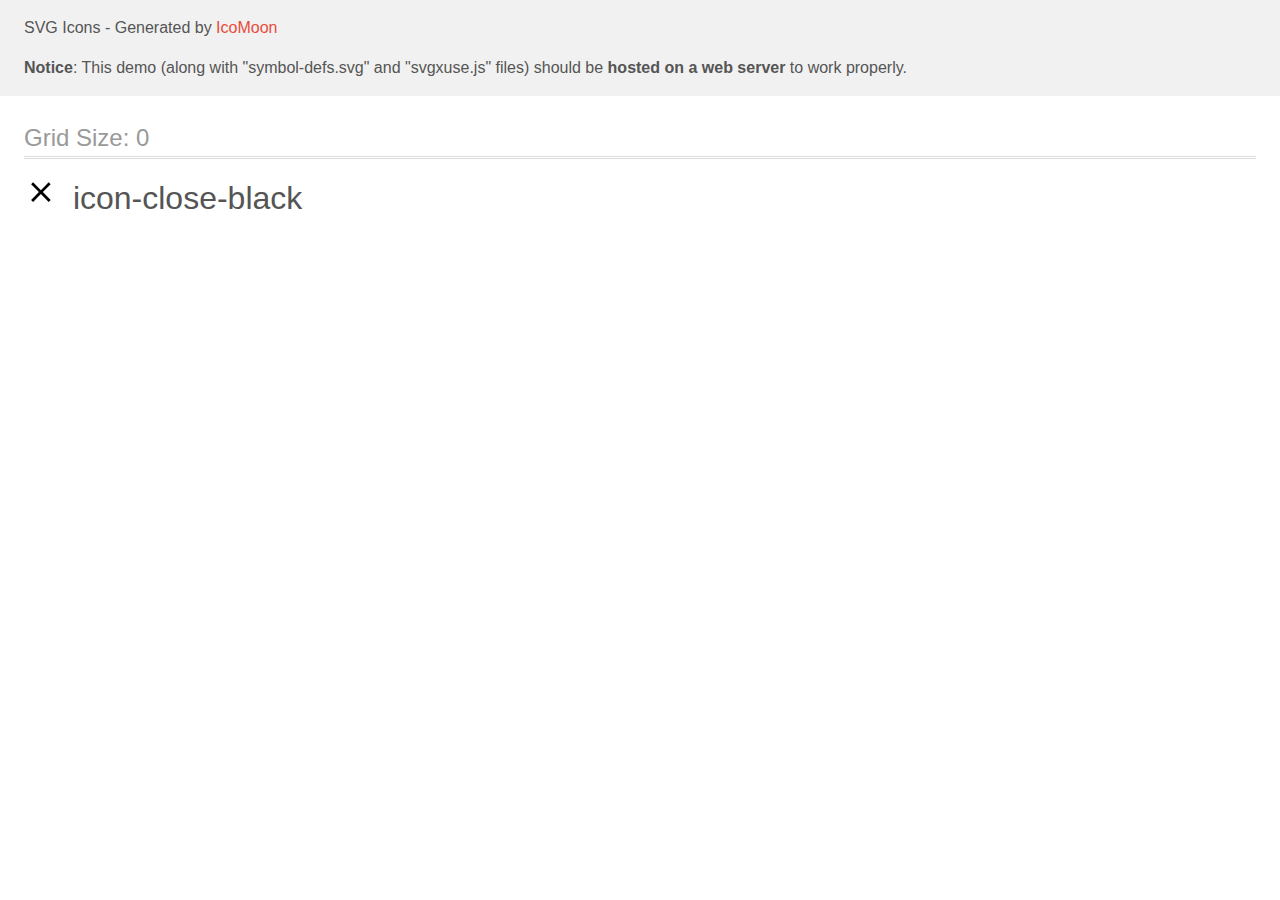
<file: images/bad/icomoon/icomoon (1)/demo-external-svg.html>
<!doctype html>
<html>
<head>
    <title>IcoMoon - SVG Icons</title>
    <meta charset="utf-8">
    <meta name="viewport" content="width=device-width, initial-scale=1">
    <link rel="stylesheet" href="demo-files/demo.css">
    <link rel="stylesheet" href="style.css">
</head>
<body>
<header class="bgc1 clearfix">
<div class="mhl">
    <p>SVG Icons - Generated by <a href="https://icomoon.io/app">IcoMoon</a></p><p><strong>Notice</strong>: This demo (along with "symbol-defs.svg" and "svgxuse.js" files) should be <b>hosted on a web server</b> to work properly.</p>
</div>
</header>
    <div class="clearfix mhl ptl">
        <h1 class="mvm mtn fgc1">Grid Size: 0</h1>
        <div class="glyph fs1">
            <div class="clearfix pbs">
                <svg class="icon icon-close-black"><use xlink:href="symbol-defs.svg#icon-close-black"></use></svg><span class="name"> icon-close-black</span>
            </div>
        </div>
  </div>
<script defer src="svgxuse.js"></script>
</body>
</html>
</file>
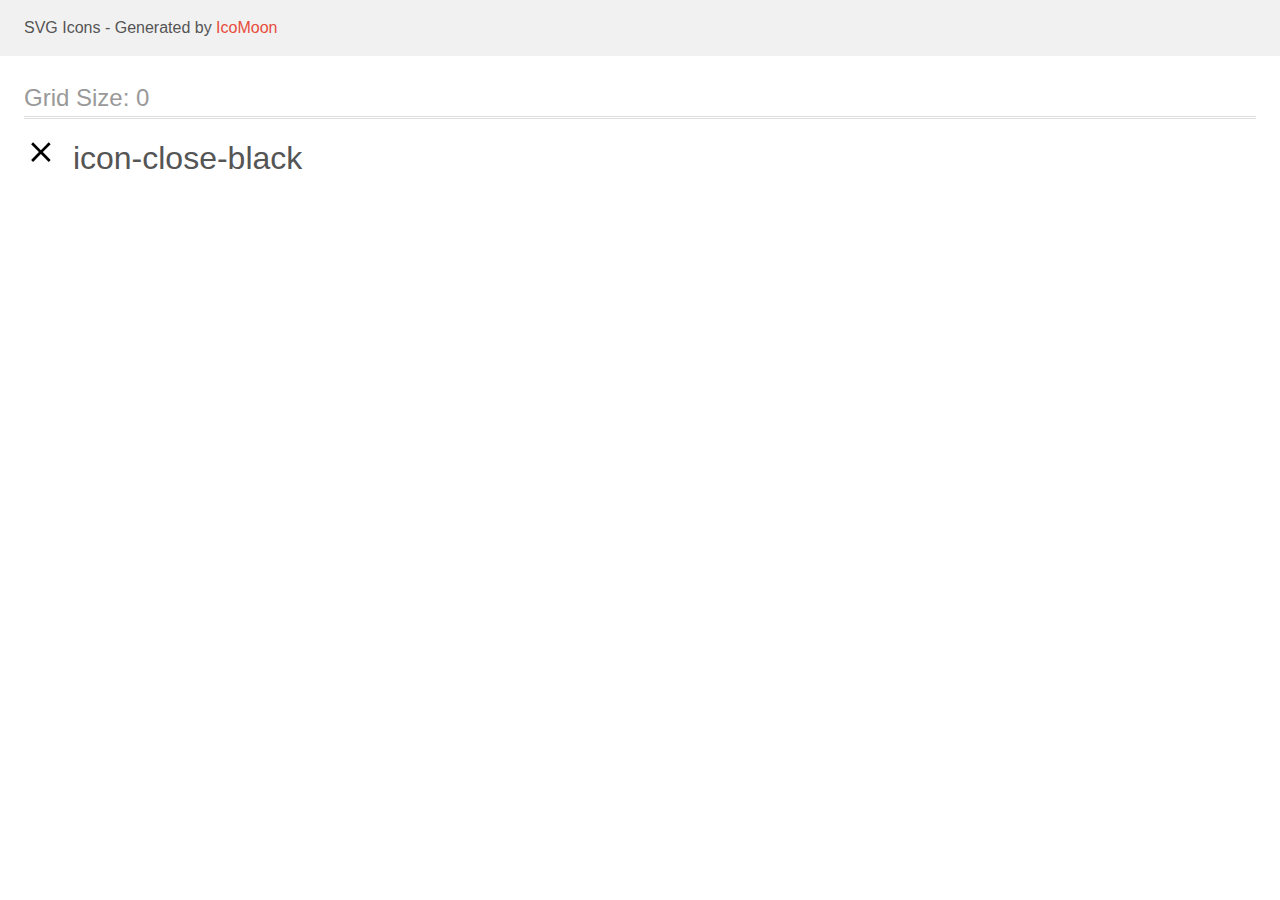
<file: images/bad/icomoon/icomoon (1)/demo.html>
<!doctype html>
<html>
<head>
    <title>IcoMoon - SVG Icons</title>
    <meta charset="utf-8">
    <meta name="viewport" content="width=device-width, initial-scale=1">
    <link rel="stylesheet" href="demo-files/demo.css">
    <link rel="stylesheet" href="style.css">
</head>
<body>
<svg aria-hidden="true" style="position: absolute; width: 0; height: 0; overflow: hidden;" version="1.1" xmlns="http://www.w3.org/2000/svg" xmlns:xlink="http://www.w3.org/1999/xlink">
<defs>
<symbol id="icon-close-black" viewBox="0 0 32 32">
<path d="M26.667 7.303l-1.97-1.97-7.808 7.808-7.808-7.808-1.97 1.97 7.808 7.808-7.808 7.808 1.97 1.97 7.808-7.808 7.808 7.808 1.97-1.97-7.808-7.808 7.808-7.808z"></path>
</symbol>
</defs>
</svg>

<header class="bgc1 clearfix">
<div class="mhl">
    <p>SVG Icons - Generated by <a href="https://icomoon.io/app">IcoMoon</a></p>
</div>
</header>
    <div class="clearfix mhl ptl">
        <h1 class="mvm mtn fgc1">Grid Size: 0</h1>
        <div class="glyph fs1">
            <div class="clearfix pbs">
                <svg class="icon icon-close-black"><use xlink:href="#icon-close-black"></use></svg><span class="name"> icon-close-black</span>
            </div>
        </div>
  </div>
<script defer src="svgxuse.js"></script>
</body>
</html>
</file>
<file: images/bad/demo-files/demo.css>
body {
  padding: 0;
  margin: 0;
  font-family: sans-serif;
  font-size: 1em;
  line-height: 1.5;
  color: #555;
  background: #fff;
}
h1 {
  font-size: 1.5em;
  font-weight: normal;
  box-shadow: 0 1px #ddd, 0 2px #fff, 0 3px #ddd;
}
small {
  font-size: .66666667em;
}
a {
  color: #e74c3c;
  text-decoration: none;
}
a:hover, a:focus {
  box-shadow: 0 1px #e74c3c;
}
.bshadow0, input {
  box-shadow: inset 0 -2px #e7e7e7;
}
input:hover {
  box-shadow: inset 0 -2px #ccc;
}
input, fieldset {
  font-size: 1em;
  margin: 0;
  padding: 0;
  border: 0;
}
input {
  color: inherit;
  line-height: 1.5;
  height: 1.5em;
  padding: .25em 0;
}
input:focus {
  outline: none;
  box-shadow: inset 0 -2px #449fdb;
}
.glyph {
  font-size: 16px;
  margin-right: 1.5em;
  float: left;
  width: 17em;
}
svg {
  color: #000;
}
.liga {
  width: 80%;
  width: calc(100% - 2.5em);
}
.talign-right {
  text-align: right;
}
.talign-center {
  text-align: center;
}
.bgc1 {
  background: #f1f1f1;
}
.fgc0 {
  color: #000;
}
.fgc1 {
  color: #999;
}
p {
  margin-top: 1em;
  margin-bottom: 1em;
}
.mvm {
  margin-top: .75em;
  margin-bottom: .75em;
}
.mtn {
  margin-top: 0;
}
.mtl, .mal {
  margin-top: 1.5em;
}
.mbl, .mal {
  margin-bottom: 1.5em;
}
.mal, .mhl {
  margin-left: 1.5em;
  margin-right: 1.5em;
}
.mhmm {
  margin-left: 1em;
  margin-right: 1em;
}
.ptl {
  padding-top: 1.5em;
}
.pbs, .pvs {
  padding-bottom: .25em;
}
.pvs, .pts {
  padding-top: .25em;
}
.unit {
  float: left;
}
.unitRight {
  float: right;
}
.size1of2 {
  width: 50%;
}
.size1of1 {
  width: 100%;
}
.clearfix:before, .clearfix:after {
  content: " ";
  display: table;
}
.clearfix:after {
  clear: both;
}
.hidden-true {
  display: none;
}
.textbox0 {
  width: 3em;
  background: #f1f1f1;
  padding: .25em .5em;
  line-height: 1.5;
  height: 1.5em;
}
.fs0 {
  font-size: 16px;
}
.fs1 {
  font-size: 32px;
}
.name {
  margin-left: .25em;
}
</file>
<file: images/bad/style.css>
.icon {
  display: inline-block;
  width: 1em;
  height: 1em;
  stroke-width: 0;
  stroke: currentColor;
  fill: currentColor;
}

/* ==========================================
Single-colored icons can be modified like so:
.icon-name {
  font-size: 32px;
  color: red;
}
========================================== */

.icon-client1 {
  width: 1.7666015625em;
}

.icon-client2 {
  width: 1.7666015625em;
}

.icon-client3 {
  width: 1.7666015625em;
}

.icon-client4 {
  width: 1.7666015625em;
}

.icon-client5 {
  width: 1.7666015625em;
}

.icon-client6 {
  width: 1.7666015625em;
}

.icon-envelope {
  width: 1.3330078125em;
}

.icon-smartphone {
  width: 0.625em;
}
</file>
<file: images/icons/icomoon/demo-files/demo.css>
body {
  padding: 0;
  margin: 0;
  font-family: sans-serif;
  font-size: 1em;
  line-height: 1.5;
  color: #555;
  background: #fff;
}
h1 {
  font-size: 1.5em;
  font-weight: normal;
  box-shadow: 0 1px #ddd, 0 2px #fff, 0 3px #ddd;
}
small {
  font-size: .66666667em;
}
a {
  color: #e74c3c;
  text-decoration: none;
}
a:hover, a:focus {
  box-shadow: 0 1px #e74c3c;
}
.bshadow0, input {
  box-shadow: inset 0 -2px #e7e7e7;
}
input:hover {
  box-shadow: inset 0 -2px #ccc;
}
input, fieldset {
  font-size: 1em;
  margin: 0;
  padding: 0;
  border: 0;
}
input {
  color: inherit;
  line-height: 1.5;
  height: 1.5em;
  padding: .25em 0;
}
input:focus {
  outline: none;
  box-shadow: inset 0 -2px #449fdb;
}
.glyph {
  font-size: 16px;
  margin-right: 1.5em;
  float: left;
  width: 17em;
}
svg {
  color: #000;
}
.liga {
  width: 80%;
  width: calc(100% - 2.5em);
}
.talign-right {
  text-align: right;
}
.talign-center {
  text-align: center;
}
.bgc1 {
  background: #f1f1f1;
}
.fgc0 {
  color: #000;
}
.fgc1 {
  color: #999;
}
p {
  margin-top: 1em;
  margin-bottom: 1em;
}
.mvm {
  margin-top: .75em;
  margin-bottom: .75em;
}
.mtn {
  margin-top: 0;
}
.mtl, .mal {
  margin-top: 1.5em;
}
.mbl, .mal {
  margin-bottom: 1.5em;
}
.mal, .mhl {
  margin-left: 1.5em;
  margin-right: 1.5em;
}
.mhmm {
  margin-left: 1em;
  margin-right: 1em;
}
.ptl {
  padding-top: 1.5em;
}
.pbs, .pvs {
  padding-bottom: .25em;
}
.pvs, .pts {
  padding-top: .25em;
}
.unit {
  float: left;
}
.unitRight {
  float: right;
}
.size1of2 {
  width: 50%;
}
.size1of1 {
  width: 100%;
}
.clearfix:before, .clearfix:after {
  content: " ";
  display: table;
}
.clearfix:after {
  clear: both;
}
.hidden-true {
  display: none;
}
.textbox0 {
  width: 3em;
  background: #f1f1f1;
  padding: .25em .5em;
  line-height: 1.5;
  height: 1.5em;
}
.fs0 {
  font-size: 16px;
}
.fs1 {
  font-size: 32px;
}
.name {
  margin-left: .25em;
}
</file>
<file: images/icons/icomoon/style.css>
.icon {
  display: inline-block;
  width: 1em;
  height: 1em;
  stroke-width: 0;
  stroke: currentColor;
  fill: currentColor;
}

/* ==========================================
Single-colored icons can be modified like so:
.icon-name {
  font-size: 32px;
  color: red;
}
========================================== */

.icon-Client1 {
  width: 1.7666015625em;
}

.icon-Client2 {
  width: 1.7666015625em;
}

.icon-Client3 {
  width: 1.7666015625em;
}

.icon-Client4 {
  width: 1.7666015625em;
}

.icon-Client5 {
  width: 1.7666015625em;
}

.icon-Client6 {
  width: 1.7666015625em;
}

.icon-envelope {
  width: 1.3330078125em;
}

.icon-smartphone {
  width: 0.625em;
}
</file>
<file: images/bad/icomoon/icomoon (1)/demo-files/demo.css>
body {
  padding: 0;
  margin: 0;
  font-family: sans-serif;
  font-size: 1em;
  line-height: 1.5;
  color: #555;
  background: #fff;
}
h1 {
  font-size: 1.5em;
  font-weight: normal;
  box-shadow: 0 1px #ddd, 0 2px #fff, 0 3px #ddd;
}
small {
  font-size: .66666667em;
}
a {
  color: #e74c3c;
  text-decoration: none;
}
a:hover, a:focus {
  box-shadow: 0 1px #e74c3c;
}
.bshadow0, input {
  box-shadow: inset 0 -2px #e7e7e7;
}
input:hover {
  box-shadow: inset 0 -2px #ccc;
}
input, fieldset {
  font-size: 1em;
  margin: 0;
  padding: 0;
  border: 0;
}
input {
  color: inherit;
  line-height: 1.5;
  height: 1.5em;
  padding: .25em 0;
}
input:focus {
  outline: none;
  box-shadow: inset 0 -2px #449fdb;
}
.glyph {
  font-size: 16px;
  margin-right: 1.5em;
  float: left;
  width: 17em;
}
svg {
  color: #000;
}
.liga {
  width: 80%;
  width: calc(100% - 2.5em);
}
.talign-right {
  text-align: right;
}
.talign-center {
  text-align: center;
}
.bgc1 {
  background: #f1f1f1;
}
.fgc0 {
  color: #000;
}
.fgc1 {
  color: #999;
}
p {
  margin-top: 1em;
  margin-bottom: 1em;
}
.mvm {
  margin-top: .75em;
  margin-bottom: .75em;
}
.mtn {
  margin-top: 0;
}
.mtl, .mal {
  margin-top: 1.5em;
}
.mbl, .mal {
  margin-bottom: 1.5em;
}
.mal, .mhl {
  margin-left: 1.5em;
  margin-right: 1.5em;
}
.mhmm {
  margin-left: 1em;
  margin-right: 1em;
}
.ptl {
  padding-top: 1.5em;
}
.pbs, .pvs {
  padding-bottom: .25em;
}
.pvs, .pts {
  padding-top: .25em;
}
.unit {
  float: left;
}
.unitRight {
  float: right;
}
.size1of2 {
  width: 50%;
}
.size1of1 {
  width: 100%;
}
.clearfix:before, .clearfix:after {
  content: " ";
  display: table;
}
.clearfix:after {
  clear: both;
}
.hidden-true {
  display: none;
}
.textbox0 {
  width: 3em;
  background: #f1f1f1;
  padding: .25em .5em;
  line-height: 1.5;
  height: 1.5em;
}
.fs0 {
  font-size: 16px;
}
.fs1 {
  font-size: 32px;
}
.name {
  margin-left: .25em;
}
</file>
<file: images/bad/icomoon/icomoon (1)/style.css>
.icon {
  display: inline-block;
  width: 1em;
  height: 1em;
  stroke-width: 0;
  stroke: currentColor;
  fill: currentColor;
}

/* ==========================================
Single-colored icons can be modified like so:
.icon-name {
  font-size: 32px;
  color: red;
}
========================================== */
</file>
<file: css/main.min.css>
:root{--primary-text-color: #757575;--title-text-color: #212121;--accent-color: #2196F3;--primary-bg-color: #F5F4FA;--main-color: #FFF;--timing-function: cubic-bezier(0.4, 0, 0.2, 1);--main-font: "Roboto", sans-serif;--secondary-font: "Raleway", sans-serif}.visually-hidden{position:absolute;width:1px;height:1px;margin:-1px;border:0;padding:0;white-space:nowrap;-webkit-clip-path:inset(100%);clip-path:inset(100%);clip:rect(0 0 0 0);overflow:hidden}body{color:var(--primary-text-color);background-color:var(--main-color);font-family:var(--main-font);font-size:14px;font-weight:400;line-height:1.7;letter-spacing:.42px}.link{display:block;padding-top:32px;padding-bottom:32px;color:var(--title-text-color);font-size:14px;font-weight:500;line-height:1.14;letter-spacing:.28px;letter-spacing:.28px;text-decoration:none}.section{padding-top:94px;padding-bottom:94px}.section.no-padding{padding-top:0;padding-bottom:0}.studio,.portfolio{display:block;padding-top:32px;padding-bottom:32px;color:var(--accent-color);font-size:14px;font-weight:500;line-height:1.14;letter-spacing:.28px;letter-spacing:.28px;text-decoration:none}h1,h2,h3,h4,h5,h6,p,ul{margin-top:0;margin-bottom:0}.list{padding:0;margin:0;list-style:none}.container{margin-left:auto;margin-right:auto;width:1200px;padding-left:15px;padding-right:15px}.logo{margin-right:0;color:var(--accent-color);font-family:var(--secondary-font);font-size:26px;font-weight:700;line-height:1.38;letter-spacing:.78px;text-decoration:none}.logo--header{color:#000}.logo--footer{color:var(--main-color)}.contacts{display:-webkit-box;display:-ms-flexbox;display:flex;margin-left:auto;gap:30px}.contacts__link{display:-webkit-box;display:-ms-flexbox;display:flex;-webkit-box-pack:center;-ms-flex-pack:center;justify-content:center;-webkit-box-align:center;-ms-flex-align:center;align-items:center;color:var(--primary-text-color);font-family:Roboto;font-size:14px;font-weight:500;line-height:1.14;letter-spacing:.28px;text-decoration:none;-webkit-transition:color 250ms var(--timing-function);transition:color 250ms var(--timing-function)}.contacts__link:hover,.contacts__link:focus{color:var(--accent-color);fill:var(--accent-color)}.contacts__envelope{margin-right:10px;fill:currentColor}.contacts__smartphone{margin-right:10px;fill:currentColor}.overlay{max-width:1600px;height:600px;margin-left:auto;margin-right:auto;background-image:-webkit-gradient(linear, left top, left bottom, from(rgba(47, 48, 58, 0.4)), to(rgba(47, 48, 58, 0.4))),url("../images/hero/hero1.jpg");background-image:linear-gradient(rgba(47, 48, 58, 0.4), rgba(47, 48, 58, 0.4)),url("../images/hero/hero1.jpg");background-position:center}.backdrop{position:fixed;z-index:2;top:0;left:0;width:100%;height:100%;background-color:rgba(0,0,0,.2);-webkit-transition:opacity 250ms var(--timing-function),visibility 250ms var(--timing-function),-webkit-transform 250ms var(--timing-function);transition:opacity 250ms var(--timing-function),visibility 250ms var(--timing-function),-webkit-transform 250ms var(--timing-function);transition:transform 250ms var(--timing-function),opacity 250ms var(--timing-function),visibility 250ms var(--timing-function);transition:transform 250ms var(--timing-function),opacity 250ms var(--timing-function),visibility 250ms var(--timing-function),-webkit-transform 250ms var(--timing-function)}.backdrop.is-hidden{visibility:hidden;opacity:0;pointer-events:none;-webkit-transform:scale(1.15);transform:scale(1.15)}.modal-wrapper{position:absolute;top:50%;left:50%;padding:40px 40px 40px 40px;-webkit-transform:translate(-50%, -50%);transform:translate(-50%, -50%);width:528px;background-color:var(--main-color);border-radius:4px;-webkit-box-shadow:0px 2px 1px 0px rgba(0,0,0,.2),0px 1px 1px 0px rgba(0,0,0,.14),0px 1px 3px 0px rgba(0,0,0,.12);box-shadow:0px 2px 1px 0px rgba(0,0,0,.2),0px 1px 1px 0px rgba(0,0,0,.14),0px 1px 3px 0px rgba(0,0,0,.12);-webkit-transition:opacity 250ms var(--timing-function),-webkit-transform 250ms var(--timing-function);transition:opacity 250ms var(--timing-function),-webkit-transform 250ms var(--timing-function);transition:transform 250ms var(--timing-function),opacity 250ms var(--timing-function);transition:transform 250ms var(--timing-function),opacity 250ms var(--timing-function),-webkit-transform 250ms var(--timing-function)}.backdrop.is-hidden .modal-wrapper{-webkit-transform:translate(-50%, -50%) scale(0.4);transform:translate(-50%, -50%) scale(0.4);opacity:0}.modal-wrapper{-webkit-transform:translate(-50%, -50%) scale(1);transform:translate(-50%, -50%) scale(1);opacity:1}.modal-wrapper__title{display:-webkit-box;display:-ms-flexbox;display:flex;height:23px;color:var(--title-text-color);-webkit-box-align:center;-ms-flex-align:center;align-items:center;-webkit-box-pack:center;-ms-flex-pack:center;justify-content:center;font-size:20px;font-weight:700;line-height:1,15;letter-spacing:.6px}.modal-form{margin-top:30px}.form-group{margin-bottom:28px}.wrapper-input{width:100%;height:40px;padding-top:11px;padding-right:12px;padding-bottom:11px;padding-left:35px;-ms-flex-negative:0;flex-shrink:0;cursor:pointer;border-radius:4px;border:1px solid rgba(33,33,33,.2);outline:rgba(0,0,0,0);-webkit-transition:outline-color 250ms var(--timing-function);transition:outline-color 250ms var(--timing-function)}.wrapper-input:hover,.wrapper-input:focus{outline:1px solid var(--accent-color);outline-offset:-1px}.form-modal-icon{position:absolute;top:11px;left:12px;fill:var(--title-text-color);-webkit-transition:fill 250ms var(--timing-function);transition:fill 250ms var(--timing-function)}.wrapper-input:hover~.form-modal-icon,.wrapper-input:focus~.form-modal-icon{fill:var(--accent-color)}.form-modal-icon{position:absolute;top:11px;left:12px;fill:var(--title-text-color);-webkit-transition:fill 250ms var(--timing-function);transition:fill 250ms var(--timing-function)}.form-group-massage{margin-bottom:20px}.form-message{display:block;padding:12px 16px;background-color:rgba(0,0,0,0);width:100%;height:120px;-ms-flex-negative:0;flex-shrink:0;cursor:pointer;border-radius:4px;border-radius:4px;border:1px solid rgba(33,33,33,.2);outline:rgba(0,0,0,0);resize:none;-webkit-transition:outline-color 250ms var(--timing-function);transition:outline-color 250ms var(--timing-function)}.form-message:hover,.form-message:focus{outline:1px solid var(--accent-color);outline-offset:-1px}.form-group,.form-group-massage,.form-policy{position:relative;display:block}.info-point{position:absolute;top:0;left:0;color:var(--primary-text-color);font-size:12px;font-weight:400;line-height:1.17;letter-spacing:.12px;-webkit-transform:translateY(-17px);transform:translateY(-17px)}.form-policy{display:-webkit-box;display:-ms-flexbox;display:flex;-webkit-box-align:center;-ms-flex-align:center;align-items:center;-webkit-box-pack:center;-ms-flex-pack:center;justify-content:center;height:24px;margin-bottom:30px}.custom-checkbox{display:-webkit-box;display:-ms-flexbox;display:flex;-webkit-box-align:center;-ms-flex-align:center;align-items:center;-webkit-box-pack:center;-ms-flex-pack:center;justify-content:center;width:16px;height:15px;margin-right:7px;outline:2px solid var(--title-text-color);outline-offset:-2px;border-radius:1px;-webkit-transition:outline 250ms var(--timing-function);transition:outline 250ms var(--timing-function)}.form-policy:hover>.custom-checkbox{outline:2px solid var(--accent-color)}.checkbox:focus+.custom-checkbox{outline:2px solid var(--accent-color)}.custom-checkbox-icon{opacity:0;-webkit-transition:opacity 250ms var(--timing-function);transition:opacity 250ms var(--timing-function)}.checkbox:checked+.custom-checkbox{outline:var(--accent-color)}.checkbox:checked+.custom-checkbox .custom-checkbox-icon{opacity:1}.contract{color:var(--accent-color)}.button-studio{color:var(--main-color);height:50px;background-color:var(--accent-color);font-family:inherit;font-size:16px;font-weight:700;line-height:1.88;letter-spacing:.96px;cursor:pointer;border-radius:4px;border:1px solid rgba(0,0,0,0);padding:9px 24px;min-width:200px;-webkit-transition:color 250ms var(--timing-function);transition:color 250ms var(--timing-function)}.button-studio:hover,.button-studio:focus{color:#2f303a}.button-close{position:absolute;top:8px;right:8px;display:-webkit-box;display:-ms-flexbox;display:flex;-webkit-box-pack:center;-ms-flex-pack:center;justify-content:center;-webkit-box-align:center;-ms-flex-align:center;align-items:center;padding:0;width:30px;height:30px;border:1px solid rgba(0,0,0,.1);border-radius:50px;background-color:rgba(0,0,0,0);cursor:pointer;-webkit-transition:fill 250ms var(--timing-function),opacity 250ms var(--timing-function);transition:fill 250ms var(--timing-function),opacity 250ms var(--timing-function)}.button-close:focus,.button-close:hover{fill:var(--accent-color)}.footer-btn{display:-webkit-box;display:-ms-flexbox;display:flex;-webkit-box-pack:center;-ms-flex-pack:center;justify-content:center;-webkit-box-align:center;-ms-flex-align:center;align-items:center;gap:10px;color:var(--main-color);background-color:var(--accent-color);font-family:inherit;font-size:16px;font-weight:700;line-height:1.88;letter-spacing:.96px;cursor:pointer;border-radius:4px;border:1px solid rgba(0,0,0,0);padding:9px 24px;min-width:200px;height:50px;-webkit-transition:color 250ms var(--timing-function);transition:color 250ms var(--timing-function)}.footer-btn:hover,.footer-btn:focus{color:#2f303a}.form-icon{fill:currentColor}.feature{padding-top:94px;padding-bottom:94px}.feature__title{padding-top:0;margin-top:0;margin-bottom:50px;color:var(--title-text-color);text-align:center;font-size:36px;font-weight:700;line-height:1.17;letter-spacing:1.08px}.feature-list{display:-webkit-box;display:-ms-flexbox;display:flex}.feature-list__description{width:270px;margin-right:30px}.feature-list__description:last-child{margin-right:0}.feature-list__rectangle{display:-webkit-box;display:-ms-flexbox;display:flex;-webkit-box-pack:center;-ms-flex-pack:center;justify-content:center;-webkit-box-align:center;-ms-flex-align:center;align-items:center;height:120px;margin-bottom:30px;background-color:var(--primary-bg-color);border-radius:4px}.feature-list__icon{width:70px;height:70px}.feature-list__title{color:var(--title-text-color);font-size:14px;font-weight:700;line-height:1.14;letter-spacing:.42px;text-transform:uppercase;margin-top:0;margin-bottom:10px}.work{padding-bottom:94px}.work__title{padding-top:0;margin-top:0;margin-bottom:50px;color:var(--title-text-color);text-align:center;font-size:36px;font-weight:700;line-height:1.17;letter-spacing:1.08px}.worklist{display:-webkit-box;display:-ms-flexbox;display:flex}.worklist__item{position:relative;margin-right:30px}.worklist__item:last-child{margin-right:0}.worklist__image{display:block}.worklist__text{position:absolute;display:-webkit-box;display:-ms-flexbox;display:flex;bottom:23px;left:50%;-webkit-transform:translate(-50%, 0);transform:translate(-50%, 0);color:var(--main-color);padding:0;margin:0;font-size:14px;font-weight:700;line-height:1,14;letter-spacing:.42px;text-transform:uppercase;z-index:1}.worklist__item::before{content:"";position:absolute;bottom:0;display:block;width:100%;height:70px;-ms-flex-negative:0;flex-shrink:0;background:rgba(47,48,58,.8)}.team{padding-top:94px;padding-bottom:94px}.team-color{background-color:var(--primary-bg-color)}.team-title{padding-top:0;margin-top:0;margin-bottom:50px;color:var(--title-text-color);text-align:center;font-size:36px;font-weight:700;line-height:1.17;letter-spacing:1.08px}.team-list{display:-webkit-box;display:-ms-flexbox;display:flex}.team-list__card{width:270px;height:428px;margin-right:30px;-ms-flex-negative:0;flex-shrink:0;background-color:var(--main-color);border-radius:0px 0px 4px 4px;-webkit-box-shadow:0px 2px 1px 0px rgba(0,0,0,.2),0px 1px 1px 0px rgba(0,0,0,.14),0px 1px 3px 0px rgba(0,0,0,.12);box-shadow:0px 2px 1px 0px rgba(0,0,0,.2),0px 1px 1px 0px rgba(0,0,0,.14),0px 1px 3px 0px rgba(0,0,0,.12)}.team-list__card:last-child{margin-right:0}.team-list__name{margin-bottom:10px;color:var(--title-text-color);font-size:16px;font-weight:500;line-height:1.19;letter-spacing:.48px;text-align:center}.team-list__profession{color:var(--primary-text-color);font-family:Roboto;font-size:16px;font-weight:400;line-height:1.19;letter-spacing:.48px;text-align:center;margin-bottom:16px}.team-list__about{padding-top:30px;padding-bottom:30px}.socials{display:-webkit-box;display:-ms-flexbox;display:flex;-webkit-box-pack:center;-ms-flex-pack:center;justify-content:center;-webkit-box-align:center;-ms-flex-align:center;align-items:center;gap:10px}.socials-link{display:-webkit-box;display:-ms-flexbox;display:flex;height:44px;width:44px;padding:0;-webkit-box-align:center;-ms-flex-align:center;align-items:center;-webkit-box-pack:center;-ms-flex-pack:center;justify-content:center;color:#afb1b8;background-color:var(--main-color);border-radius:50%;-webkit-transition:background-color 250ms var(--timing-function),color 250ms var(--timing-function);transition:background-color 250ms var(--timing-function),color 250ms var(--timing-function)}.socials-link:hover,.socials-link:focus{background-color:var(--accent-color);color:var(--main-color)}.socials-icon{fill:currentColor}.clients{padding-top:94px;padding-bottom:94px}.clients-title{padding-top:0;margin-top:0;margin-bottom:50px;color:var(--title-text-color);text-align:center;font-size:36px;font-weight:700;line-height:1.17;letter-spacing:1.08px}.clients-list{display:-webkit-box;display:-ms-flexbox;display:flex;padding:0;margin:0;gap:30px}.clients-item{-ms-flex-preferred-size:calc((100% - 150px)/6);flex-basis:calc((100% - 150px)/6)}.clients-link{display:-webkit-box;display:-ms-flexbox;display:flex;-webkit-box-pack:center;-ms-flex-pack:center;justify-content:center;-webkit-box-align:center;-ms-flex-align:center;align-items:center;border-radius:4px;border:1px solid currentColor;width:170px;height:92px;color:#afb1b8;-webkit-transition:color 250ms var(--timing-function);transition:color 250ms var(--timing-function)}.clients-link:hover,.clients-link:focus{color:var(--accent-color)}.client-logo{fill:currentColor}.button-list{display:-webkit-box;display:-ms-flexbox;display:flex;-webkit-box-pack:center;-ms-flex-pack:center;justify-content:center;margin-bottom:50px}.button-list button{color:var(--title-text-color);background-color:var(--primary-bg-color);font-size:16px;font-weight:500;line-height:1.63;letter-spacing:.48px;cursor:pointer;border-radius:4px;border:1px solid rgba(0,0,0,0);padding:6px 22px;text-align:center;-webkit-transition:background-color 250ms var(--timing-function),color 250ms var(--timing-function),-webkit-box-shadow 250ms var(--timing-function);transition:background-color 250ms var(--timing-function),color 250ms var(--timing-function),-webkit-box-shadow 250ms var(--timing-function);transition:background-color 250ms var(--timing-function),color 250ms var(--timing-function),box-shadow 250ms var(--timing-function);transition:background-color 250ms var(--timing-function),color 250ms var(--timing-function),box-shadow 250ms var(--timing-function),-webkit-box-shadow 250ms var(--timing-function)}.button-list button:hover,.button-list button:focus{color:var(--primary-bg-color);background-color:var(--accent-color);-webkit-box-shadow:0px 2px 2px 0px rgba(0,0,0,.12),0px 1px 2px 0px rgba(0,0,0,.08),0px 3px 1px 0px rgba(0,0,0,.1);box-shadow:0px 2px 2px 0px rgba(0,0,0,.12),0px 1px 2px 0px rgba(0,0,0,.08),0px 3px 1px 0px rgba(0,0,0,.1)}.button-list .button-point+.button-point{margin-left:8px}.page-header{border-bottom-width:1px;border-bottom-style:solid;border-bottom-color:#ececec}.page-header__nav{display:-webkit-box;display:-ms-flexbox;display:flex;-webkit-box-align:center;-ms-flex-align:center;align-items:center}.hero{background-color:#2f303a;text-align:center;padding-top:200px;padding-bottom:200px}.hero-title{margin-top:0;margin-right:auto;margin-left:auto;margin-bottom:30px;width:696px;color:var(--title-text-color);color:var(--main-color);font-size:44px;font-weight:900;line-height:1.36;letter-spacing:2.64px;text-transform:uppercase}.site-nav{display:-webkit-box;display:-ms-flexbox;display:flex;margin-left:43px}.site-nav__pages{display:-webkit-box;display:-ms-flexbox;display:flex;-webkit-transition:color 250ms var(--timing-function);transition:color 250ms var(--timing-function);margin-left:50px}.site-nav__pages:hover,.site-nav__pages:focus{color:var(--accent-color)}.site-nav__link{position:relative;-webkit-transition:color 250ms var(--timing-function);transition:color 250ms var(--timing-function)}.site-nav__link:hover,.site-nav__link:focus{color:var(--accent-color)}.site-nav__link--current{color:var(--accent-color)}.site-nav__link--current::after{position:absolute;bottom:0;left:0;content:"";display:block;width:100%;height:4px;background-color:var(--accent-color);border-radius:2px}.project-list{display:-webkit-box;display:-ms-flexbox;display:flex;-ms-flex-wrap:wrap;flex-wrap:wrap;gap:30px;padding:0;list-style:none}.card-link{display:block;-webkit-transition:-webkit-box-shadow 250ms var(--timing-function);transition:-webkit-box-shadow 250ms var(--timing-function);transition:box-shadow 250ms var(--timing-function);transition:box-shadow 250ms var(--timing-function), -webkit-box-shadow 250ms var(--timing-function)}.card-link:hover,.card-link:focus{-webkit-box-shadow:1px 4px 6px 0px rgba(0,0,0,.16),0px 4px 4px 0px rgba(0,0,0,.06),0px 1px 1px 0px rgba(0,0,0,.12);box-shadow:1px 4px 6px 0px rgba(0,0,0,.16),0px 4px 4px 0px rgba(0,0,0,.06),0px 1px 1px 0px rgba(0,0,0,.12)}.card-overlay{position:relative;overflow:hidden}.card-text,.card-overlay::before{position:absolute;width:100%;height:100%;-webkit-transition:-webkit-transform 250ms var(--timing-function);transition:-webkit-transform 250ms var(--timing-function);transition:transform 250ms var(--timing-function);transition:transform 250ms var(--timing-function), -webkit-transform 250ms var(--timing-function);-webkit-transform:translateY(100%);transform:translateY(100%);opacity:0}.card-text{display:-webkit-box;display:-ms-flexbox;display:flex;top:0;left:0;padding:63px 24px;color:var(--main-color);font-size:18px;font-weight:400;line-height:1.56;letter-spacing:.54px}.card-overlay::before{content:"";display:block;bottom:0;left:0;background-color:rgba(33,150,243,.9);-ms-flex-negative:0;flex-shrink:0}.card-link:hover .card-text,.card-link:focus .card-text{opacity:1;-webkit-transform:translateY(0);transform:translateY(0);background-color:rgba(33,150,243,.9)}.project-list .card-link:hover .card-text,.project-list .card-link:focus .card-text{opacity:1}.project-title{color:var(--title-text-color);font-family:Roboto;font-size:18px;font-weight:700;line-height:2;letter-spacing:1.08px;text-decoration:none}.card-link{text-decoration:none}.little-container{width:370px}.description{padding:20px 24px;border-left:1px solid #eee;border-right:1px solid #eee;border-bottom:1px solid #eee}.description-text{margin-top:4px;color:var(--primary-text-color);font-size:16px;font-weight:400;line-height:1.88;letter-spacing:.48px}.little-container :nth-child(3n){margin-right:0}.little-container :nth-last-child(-n+3){margin-bottom:0}.footer-section{background-color:#2f303a;padding-top:60px;padding-bottom:60px}.footer-adress{color:var(--main-color);font-size:14px;font-style:normal;font-weight:400;line-height:1,7;letter-spacing:.42px}address{margin-top:28px}.footer-contacts{margin-top:12px}.contacts-item{color:rgba(255,255,255,.6);font-size:14px;font-style:normal;line-height:1.7;font-weight:400;letter-spacing:.42px;text-decoration:none;-webkit-transition:color 250ms var(--timing-function);transition:color 250ms var(--timing-function)}.footer-contacts :hover,.footer-contacts :focus{color:var(--accent-color)}.footer-contacts .contacts-point+.contacts-point{margin-top:12px}.footer-box{display:-webkit-box;display:-ms-flexbox;display:flex;-webkit-box-align:baseline;-ms-flex-align:baseline;align-items:baseline}.footer-part+.footer-part{margin-left:70px}.social-title{padding-top:0;margin-top:0;font-size:14px;color:var(--main-color);font-weight:700;line-height:1.14;letter-spacing:.42px;text-transform:uppercase}.attend{display:-webkit-box;display:-ms-flexbox;display:flex;-webkit-box-align:baseline;-ms-flex-align:baseline;align-items:baseline;margin-top:20px;gap:10px}.ellipse{display:-webkit-box;display:-ms-flexbox;display:flex;-webkit-box-pack:center;-ms-flex-pack:center;justify-content:center;-webkit-box-align:center;-ms-flex-align:center;align-items:center;width:44px;height:44px;border-radius:50px;background-color:rgba(255,255,255,.1019607843);-webkit-transition:background-color 250ms var(--timing-function);transition:background-color 250ms var(--timing-function)}.ellipse:hover,.ellipse:focus{background-color:var(--accent-color)}.footer-submit{width:570px;-webkit-box-align:baseline;-ms-flex-align:baseline;align-items:baseline;margin-left:auto}.social-footer{fill:var(--main-color);margin-right:0;margin-bottom:0}.email-form{display:-webkit-box;display:-ms-flexbox;display:flex;margin-top:20px;gap:12px;width:358px;height:50px;-ms-flex-negative:0;flex-shrink:0}.footer-input{padding-top:15px;padding-bottom:16px;padding-left:16px;width:358px;height:50px;-ms-flex-negative:0;flex-shrink:0;cursor:pointer;border-radius:4px;border:1px solid rgba(255,255,255,.3);background:rgba(33,150,243,0);color:var(--main-color);-webkit-box-shadow:0px 4px 4px 0px rgba(0,0,0,.15);box-shadow:0px 4px 4px 0px rgba(0,0,0,.15);outline:rgba(0,0,0,0);-webkit-transition:outline 250ms var(--timing-function);transition:outline 250ms var(--timing-function)}.footer-input:hover,.footer-input:focus{outline:1px solid var(--accent-color);outline-offset:-1px}/*# sourceMappingURL=main.min.css.map */
</file>
